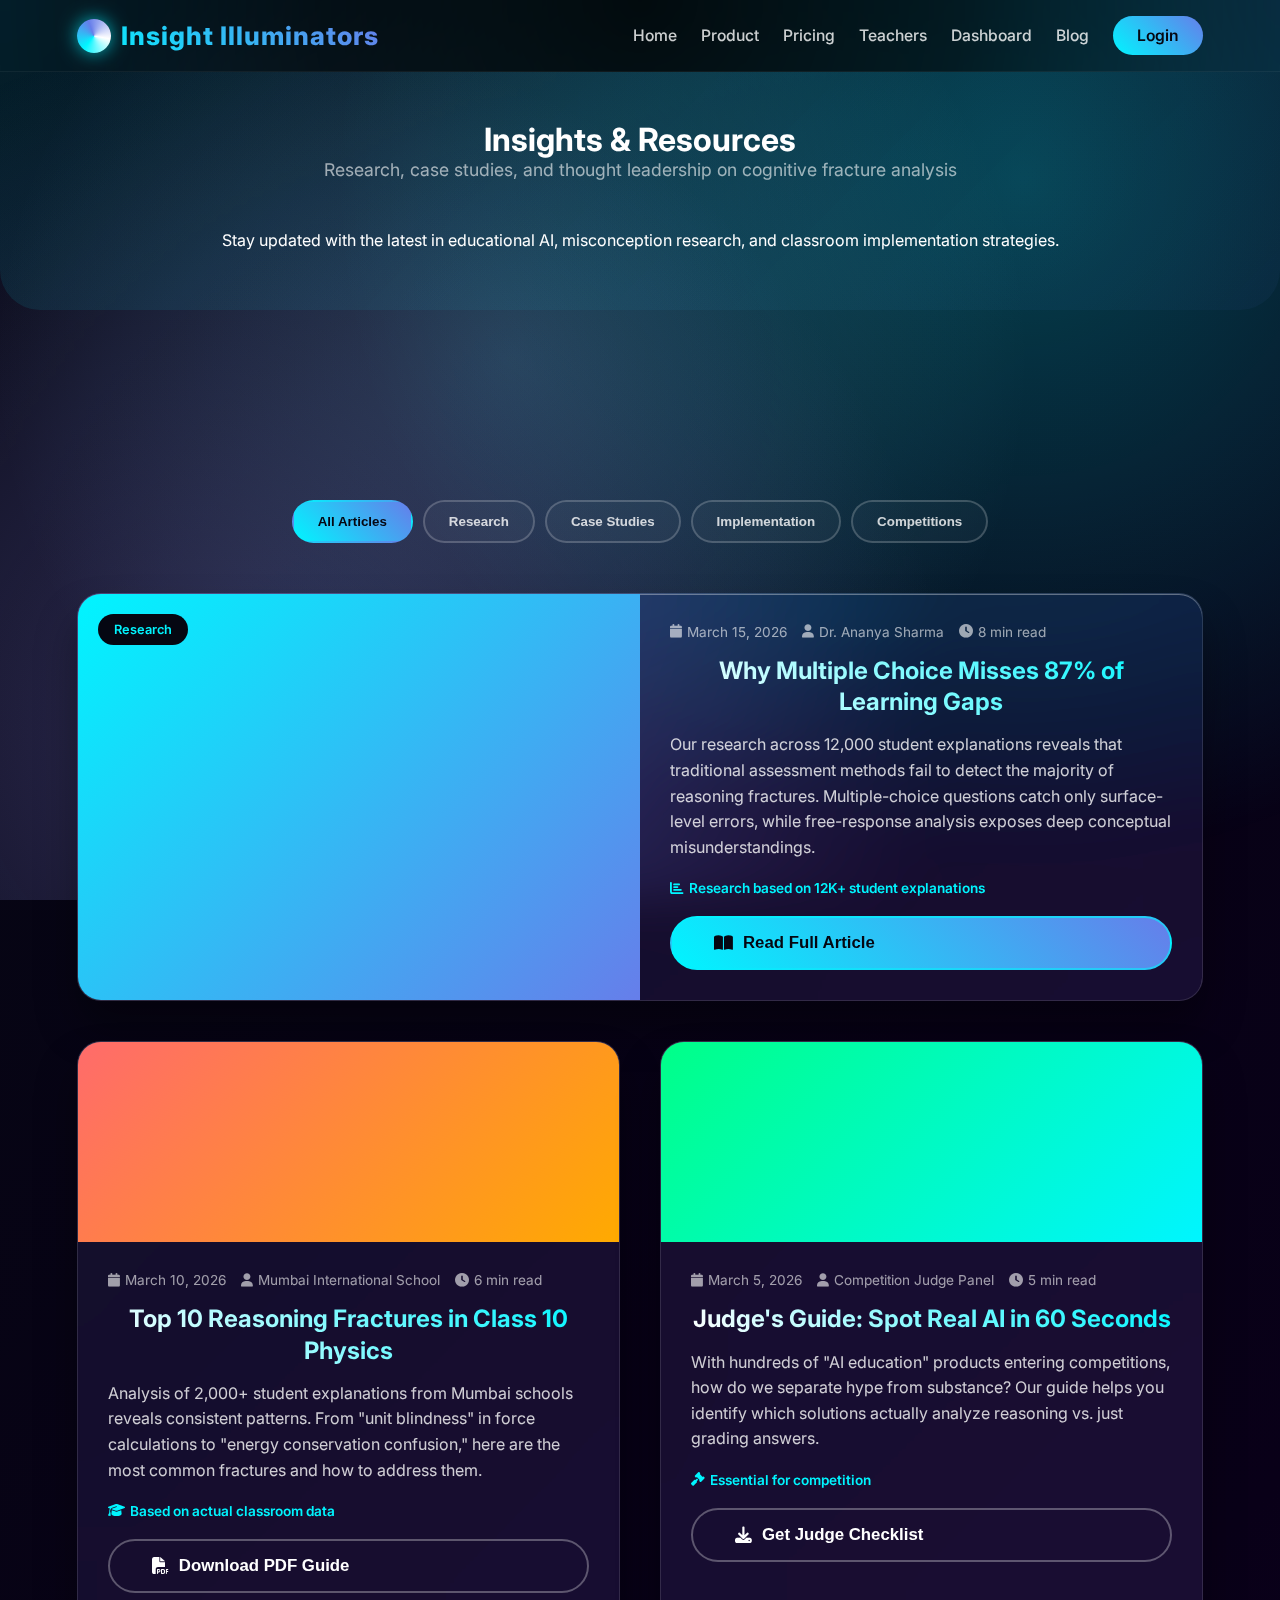
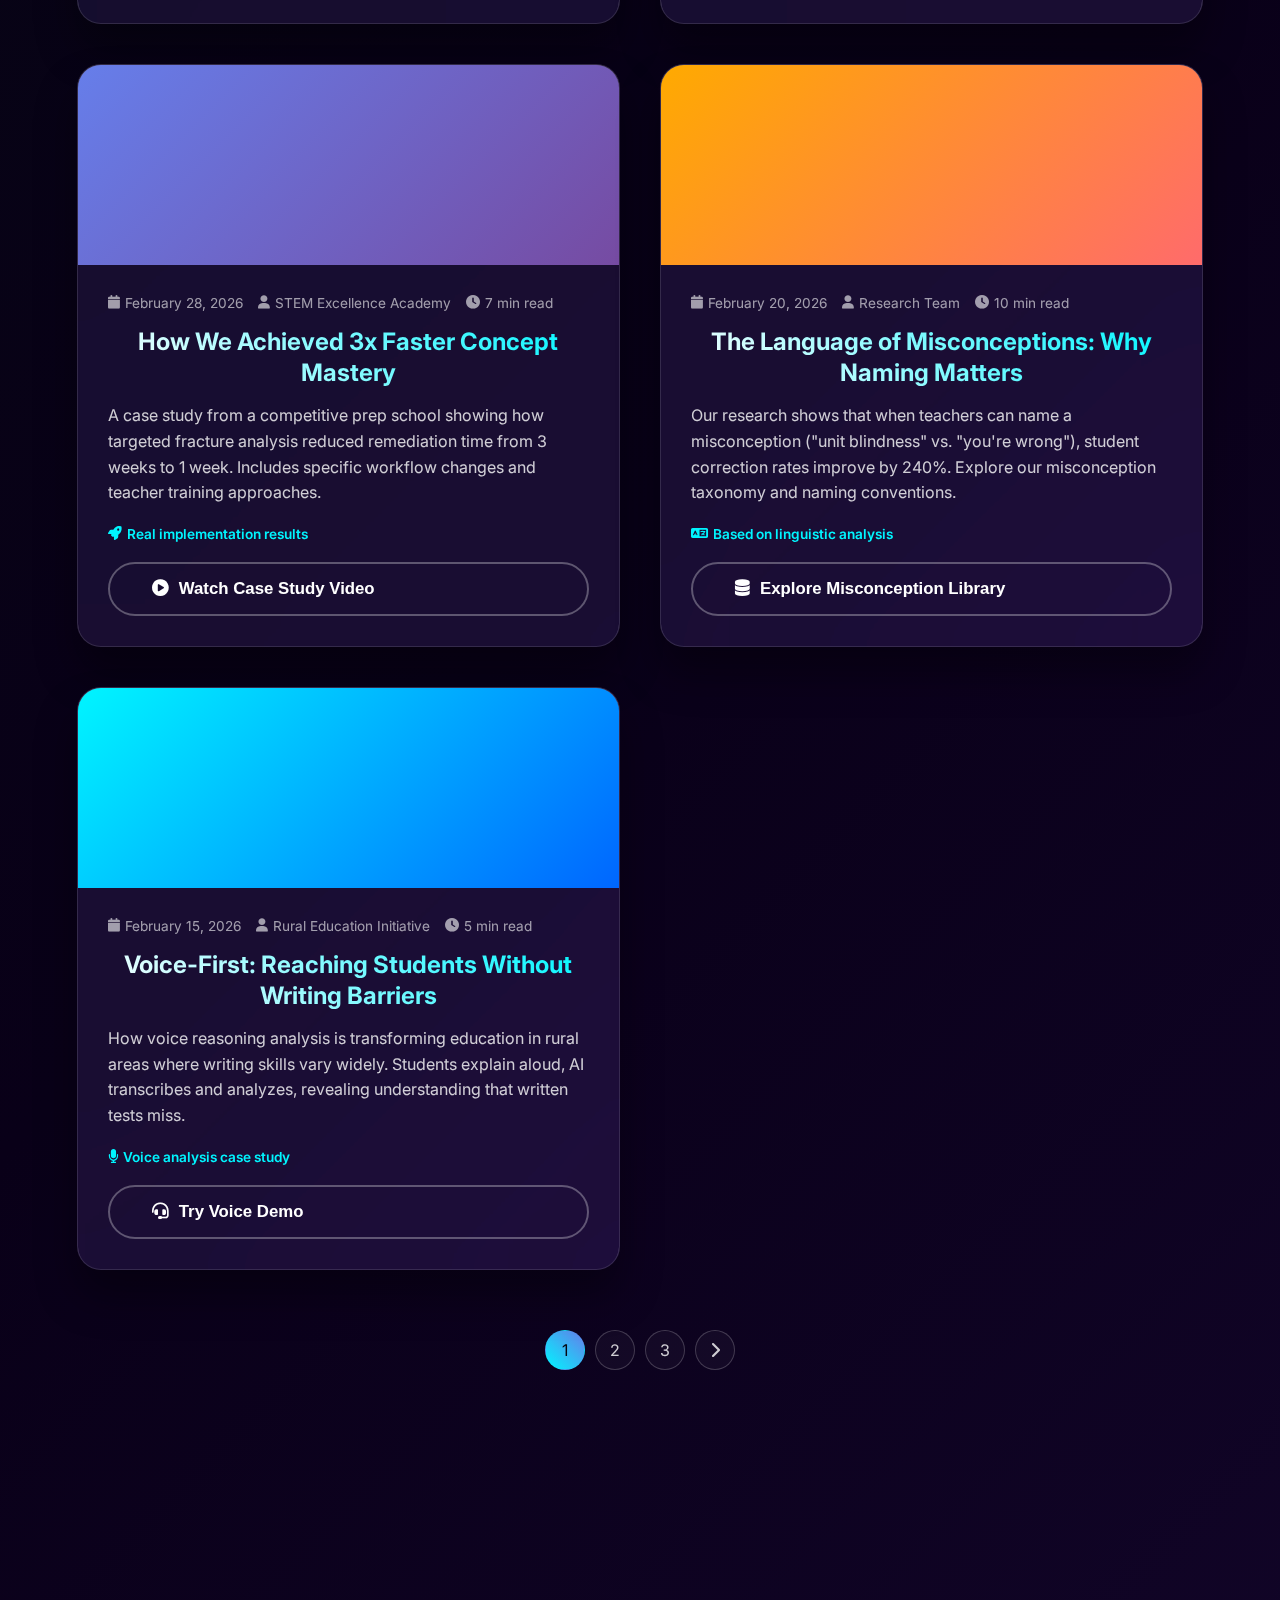
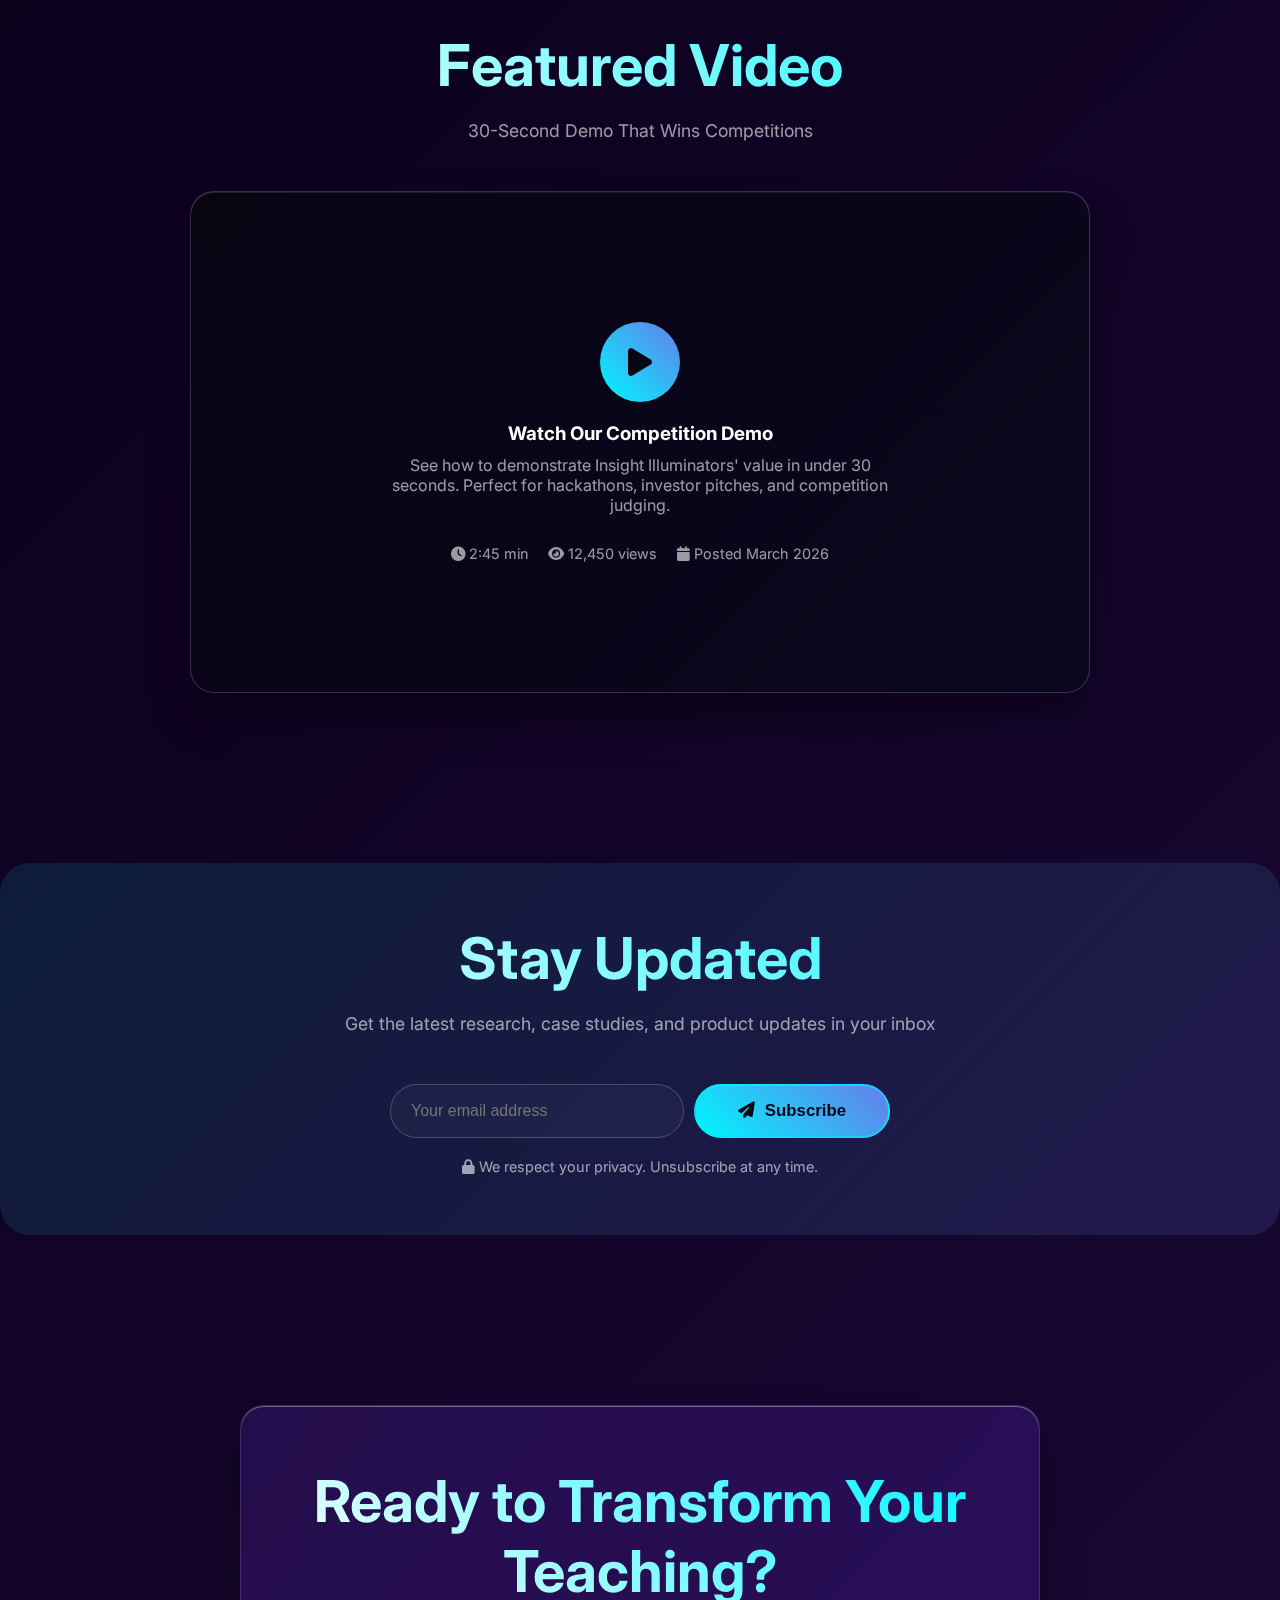
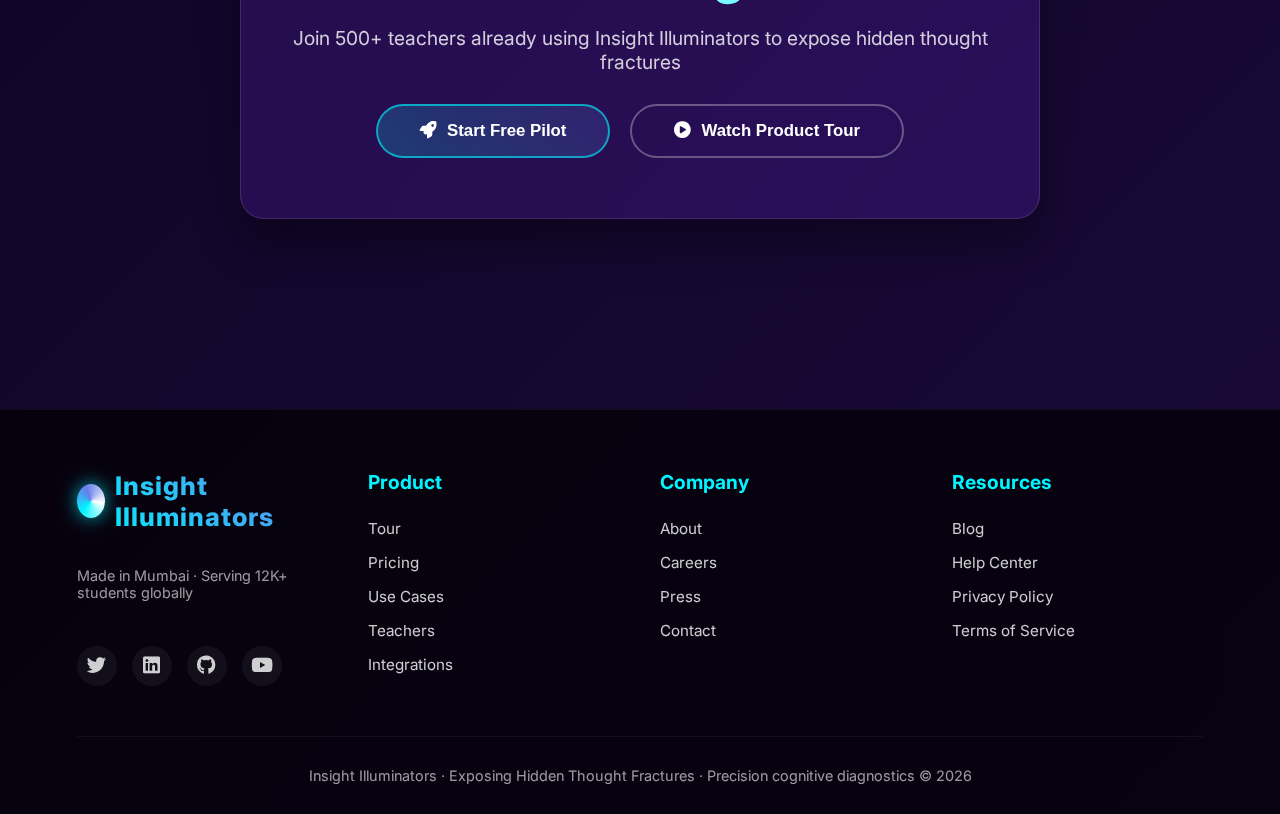
<file: blog.html>
<!DOCTYPE html>
<html lang="en">
<head>
    <meta charset="UTF-8">
    <meta name="viewport" content="width=device-width, initial-scale=1.0">
    <title>Blog - Insight Illuminators</title>
    <link href="https://fonts.googleapis.com/css2?family=Inter:wght@300;400;500;600;700;800&display=swap" rel="stylesheet">
    <link rel="stylesheet" href="https://cdnjs.cloudflare.com/ajax/libs/font-awesome/6.4.0/css/all.min.css">
    <link rel="stylesheet" href="style.css">
    <style>
        .blog-hero {
            text-align: center;
            padding: 120px 6% 60px;
            background: linear-gradient(135deg, rgba(0,245,255,0.1), rgba(102,126,234,0.05));
            border-radius: 0 0 40px 40px;
            margin-bottom: 60px;
        }
        
        .blog-grid {
            display: grid;
            grid-template-columns: repeat(auto-fit, minmax(350px, 1fr));
            gap: 40px;
            margin: 50px 0;
        }
        
        .blog-card {
            padding: 0;
            overflow: hidden;
            transition: all 0.4s;
        }
        
        .blog-card:hover {
            transform: translateY(-10px);
        }
        
        .blog-image {
            height: 200px;
            background: linear-gradient(135deg, var(--secondary-blue), var(--accent-blue));
            position: relative;
            overflow: hidden;
        }
        
        .blog-category {
            position: absolute;
            top: 20px;
            left: 20px;
            background: var(--dark-bg);
            color: var(--secondary-blue);
            padding: 8px 16px;
            border-radius: 999px;
            font-size: 0.8rem;
            font-weight: 600;
        }
        
        .blog-content {
            padding: 30px;
        }
        
        .blog-meta {
            display: flex;
            gap: 15px;
            margin-bottom: 15px;
            font-size: 0.85rem;
            color: var(--text-tertiary);
        }
        
        .blog-meta span {
            display: flex;
            align-items: center;
            gap: 5px;
        }
        
        .blog-title {
            font-size: 1.5rem;
            font-weight: 700;
            margin-bottom: 15px;
            line-height: 1.3;
        }
        
        .blog-excerpt {
            color: var(--text-secondary);
            line-height: 1.6;
            margin-bottom: 20px;
        }
        
        .blog-read-time {
            display: flex;
            align-items: center;
            gap: 5px;
            color: var(--secondary-blue);
            font-size: 0.85rem;
            font-weight: 600;
        }
        
        .featured-post {
            grid-column: span 2;
            display: grid;
            grid-template-columns: 1fr 1fr;
            gap: 0;
        }
        
        @media (max-width: 992px) {
            .featured-post {
                grid-column: span 1;
                grid-template-columns: 1fr;
            }
        }
        
        .featured-post .blog-image {
            height: 100%;
        }
        
        .video-section {
            margin: 80px 0;
        }
        
        .video-container {
            max-width: 900px;
            margin: 40px auto 0;
            position: relative;
            border-radius: 24px;
            overflow: hidden;
        }
        
        .video-placeholder {
            height: 500px;
            background: linear-gradient(135deg, rgba(0,0,0,0.7), rgba(7,7,25,0.9));
            display: flex;
            flex-direction: column;
            align-items: center;
            justify-content: center;
            position: relative;
        }
        
        .play-button {
            width: 80px;
            height: 80px;
            border-radius: 50%;
            background: var(--gradient-secondary);
            display: flex;
            align-items: center;
            justify-content: center;
            font-size: 2rem;
            color: var(--dark-bg);
            margin-bottom: 20px;
            cursor: pointer;
            transition: all 0.3s;
        }
        
        .play-button:hover {
            transform: scale(1.1);
            box-shadow: 0 0 40px rgba(0,245,255,0.5);
        }
        
        .newsletter-section {
            margin: 80px 0;
            padding: 60px;
            border-radius: 30px;
            background: linear-gradient(135deg, rgba(0,245,255,0.1), rgba(102,126,234,0.15));
            text-align: center;
        }
        
        .newsletter-form {
            max-width: 500px;
            margin: 30px auto 0;
            display: flex;
            gap: 10px;
        }
        
        @media (max-width: 768px) {
            .newsletter-form {
                flex-direction: column;
            }
        }
        
        .newsletter-input {
            flex: 1;
            padding: 15px 20px;
            border-radius: 999px;
            border: 1px solid rgba(255,255,255,0.2);
            background: rgba(255,255,255,0.03);
            color: var(--text-primary);
            font-size: 1rem;
        }
        
        .newsletter-input:focus {
            outline: none;
            border-color: var(--secondary-blue);
        }
        
        .blog-categories {
            display: flex;
            gap: 10px;
            justify-content: center;
            margin: 40px 0;
            flex-wrap: wrap;
        }
        
        .category-btn {
            padding: 12px 24px;
            border-radius: 999px;
            border: 2px solid rgba(255,255,255,0.2);
            background: rgba(255,255,255,0.03);
            color: var(--text-secondary);
            cursor: pointer;
            transition: all 0.3s;
            font-weight: 600;
        }
        
        .category-btn.active {
            background: var(--gradient-secondary);
            color: var(--dark-bg);
            border-color: transparent;
        }
        
        .category-btn:hover:not(.active) {
            background: rgba(255,255,255,0.08);
            border-color: rgba(255,255,255,0.3);
        }
        
        .pagination {
            display: flex;
            justify-content: center;
            gap: 10px;
            margin-top: 60px;
        }
        
        .page-btn {
            width: 40px;
            height: 40px;
            border-radius: 50%;
            border: 1px solid rgba(255,255,255,0.2);
            background: rgba(255,255,255,0.03);
            color: var(--text-secondary);
            display: flex;
            align-items: center;
            justify-content: center;
            cursor: pointer;
            transition: all 0.3s;
        }
        
        .page-btn.active {
            background: var(--gradient-secondary);
            color: var(--dark-bg);
            border-color: transparent;
        }
        
        .page-btn:hover:not(.active) {
            background: rgba(255,255,255,0.08);
        }
    </style>
</head>
<body>
    <div id="particles-js"></div>

    <header>
        <div class="logo">
            <div class="logo-icon">
                <i class="fas fa-bolt"></i>
            </div>
            Insight Illuminators
        </div>
        <nav>
            <a href="index.html">Home</a>
            <a href="tour.html">Product</a>
            <a href="pricing.html">Pricing</a>
            <a href="teachers.html">Teachers</a>
            <a href="dashboard.html">Dashboard</a>
            <a href="blog.html" class="active">Blog</a>
            <a href="#" class="btn-login">Login</a>
        </nav>
        <div class="mobile-menu-btn">
            <i class="fas fa-bars"></i>
        </div>
    </header>

    <div class="mobile-menu glass">
        <a href="index.html">Home</a>
        <a href="tour.html">Product</a>
        <a href="pricing.html">Pricing</a>
        <a href="teachers.html">Teachers</a>
        <a href="dashboard.html">Dashboard</a>
        <a href="blog.html" class="active">Blog</a>
        <a href="#" class="btn-login">Login</a>
    </div>

    <section class="blog-hero">
        <h1>Insights & Resources</h1>
        <p class="section-subtitle">Research, case studies, and thought leadership on cognitive fracture analysis</p>
        <p>Stay updated with the latest in educational AI, misconception research, and classroom implementation strategies.</p>
    </section>

    <section>
        <div class="blog-categories">
            <button class="category-btn active" data-category="all">All Articles</button>
            <button class="category-btn" data-category="research">Research</button>
            <button class="category-btn" data-category="case-studies">Case Studies</button>
            <button class="category-btn" data-category="implementation">Implementation</button>
            <button class="category-btn" data-category="competitions">Competitions</button>
        </div>
        
        <div class="blog-grid">
            <!-- Featured Post -->
            <article class="blog-card glass featured-post">
                <div class="blog-image">
                    <div class="blog-category">Research</div>
                </div>
                <div class="blog-content">
                    <div class="blog-meta">
                        <span><i class="fas fa-calendar"></i> March 15, 2026</span>
                        <span><i class="fas fa-user"></i> Dr. Ananya Sharma</span>
                        <span><i class="fas fa-clock"></i> 8 min read</span>
                    </div>
                    <h2 class="blog-title">Why Multiple Choice Misses 87% of Learning Gaps</h2>
                    <p class="blog-excerpt">Our research across 12,000 student explanations reveals that traditional assessment methods fail to detect the majority of reasoning fractures. Multiple-choice questions catch only surface-level errors, while free-response analysis exposes deep conceptual misunderstandings.</p>
                    <div class="blog-read-time">
                        <i class="fas fa-chart-bar"></i>
                        Research based on 12K+ student explanations
                    </div>
                    <button class="cta" style="margin-top: 20px; width: 100%; background: var(--gradient-secondary); color: var(--dark-bg);">
                        <i class="fas fa-book-open"></i>
                        Read Full Article
                    </button>
                </div>
            </article>
            
            <!-- Article 2 -->
            <article class="blog-card glass" data-category="case-studies">
                <div class="blog-image" style="background: linear-gradient(135deg, #ff6b6b, #ffaa00);"></div>
                <div class="blog-content">
                    <div class="blog-meta">
                        <span><i class="fas fa-calendar"></i> March 10, 2026</span>
                        <span><i class="fas fa-user"></i> Mumbai International School</span>
                        <span><i class="fas fa-clock"></i> 6 min read</span>
                    </div>
                    <h2 class="blog-title">Top 10 Reasoning Fractures in Class 10 Physics</h2>
                    <p class="blog-excerpt">Analysis of 2,000+ student explanations from Mumbai schools reveals consistent patterns. From "unit blindness" in force calculations to "energy conservation confusion," here are the most common fractures and how to address them.</p>
                    <div class="blog-read-time">
                        <i class="fas fa-graduation-cap"></i> Based on actual classroom data
                    </div>
                    <button class="cta secondary" style="margin-top: 20px; width: 100%;">
                        <i class="fas fa-file-pdf"></i>
                        Download PDF Guide
                    </button>
                </div>
            </article>
            
            <!-- Article 3 -->
            <article class="blog-card glass" data-category="competitions">
                <div class="blog-image" style="background: linear-gradient(135deg, #00ff88, #00f5ff);"></div>
                <div class="blog-content">
                    <div class="blog-meta">
                        <span><i class="fas fa-calendar"></i> March 5, 2026</span>
                        <span><i class="fas fa-user"></i> Competition Judge Panel</span>
                        <span><i class="fas fa-clock"></i> 5 min read</span>
                    </div>
                    <h2 class="blog-title">Judge's Guide: Spot Real AI in 60 Seconds</h2>
                    <p class="blog-excerpt">With hundreds of "AI education" products entering competitions, how do we separate hype from substance? Our guide helps you identify which solutions actually analyze reasoning vs. just grading answers.</p>
                    <div class="blog-read-time">
                        <i class="fas fa-gavel"></i> Essential for competition
                    </div>
                    <button class="cta secondary" style="margin-top: 20px; width: 100%;">
                        <i class="fas fa-download"></i>
                        Get Judge Checklist
                    </button>
                </div>
            </article>
            
            <!-- Article 4 -->
            <article class="blog-card glass" data-category="implementation">
                <div class="blog-image" style="background: linear-gradient(135deg, #667eea, #764ba2);"></div>
                <div class="blog-content">
                    <div class="blog-meta">
                        <span><i class="fas fa-calendar"></i> February 28, 2026</span>
                        <span><i class="fas fa-user"></i> STEM Excellence Academy</span>
                        <span><i class="fas fa-clock"></i> 7 min read</span>
                    </div>
                    <h2 class="blog-title">How We Achieved 3x Faster Concept Mastery</h2>
                    <p class="blog-excerpt">A case study from a competitive prep school showing how targeted fracture analysis reduced remediation time from 3 weeks to 1 week. Includes specific workflow changes and teacher training approaches.</p>
                    <div class="blog-read-time">
                        <i class="fas fa-rocket"></i> Real implementation results
                    </div>
                    <button class="cta secondary" style="margin-top: 20px; width: 100%;">
                        <i class="fas fa-play-circle"></i>
                        Watch Case Study Video
                    </button>
                </div>
            </article>
            
            <!-- Article 5 -->
            <article class="blog-card glass" data-category="research">
                <div class="blog-image" style="background: linear-gradient(135deg, #ffaa00, #ff6b6b);"></div>
                <div class="blog-content">
                    <div class="blog-meta">
                        <span><i class="fas fa-calendar"></i> February 20, 2026</span>
                        <span><i class="fas fa-user"></i> Research Team</span>
                        <span><i class="fas fa-clock"></i> 10 min read</span>
                    </div>
                    <h2 class="blog-title">The Language of Misconceptions: Why Naming Matters</h2>
                    <p class="blog-excerpt">Our research shows that when teachers can name a misconception ("unit blindness" vs. "you're wrong"), student correction rates improve by 240%. Explore our misconception taxonomy and naming conventions.</p>
                    <div class="blog-read-time">
                        <i class="fas fa-language"></i> Based on linguistic analysis
                    </div>
                    <button class="cta secondary" style="margin-top: 20px; width: 100%;">
                        <i class="fas fa-database"></i>
                        Explore Misconception Library
                    </button>
                </div>
            </article>
            
            <!-- Article 6 -->
            <article class="blog-card glass" data-category="implementation">
                <div class="blog-image" style="background: linear-gradient(135deg, #00f5ff, #0066ff);"></div>
                <div class="blog-content">
                    <div class="blog-meta">
                        <span><i class="fas fa-calendar"></i> February 15, 2026</span>
                        <span><i class="fas fa-user"></i> Rural Education Initiative</span>
                        <span><i class="fas fa-clock"></i> 5 min read</span>
                    </div>
                    <h2 class="blog-title">Voice-First: Reaching Students Without Writing Barriers</h2>
                    <p class="blog-excerpt">How voice reasoning analysis is transforming education in rural areas where writing skills vary widely. Students explain aloud, AI transcribes and analyzes, revealing understanding that written tests miss.</p>
                    <div class="blog-read-time">
                        <i class="fas fa-microphone"></i> Voice analysis case study
                    </div>
                    <button class="cta secondary" style="margin-top: 20px; width: 100%;">
                        <i class="fas fa-headset"></i>
                        Try Voice Demo
                    </button>
                </div>
            </article>
        </div>
        
        <div class="pagination">
            <div class="page-btn active">1</div>
            <div class="page-btn">2</div>
            <div class="page-btn">3</div>
            <div class="page-btn"><i class="fas fa-chevron-right"></i></div>
        </div>
    </section>

    <section class="video-section">
        <h2>Featured Video</h2>
        <p class="section-subtitle">30-Second Demo That Wins Competitions</p>
        
        <div class="video-container glass">
            <div class="video-placeholder">
                <div class="play-button" onclick="playVideo()">
                    <i class="fas fa-play"></i>
                </div>
                <h3 style="margin-bottom: 10px;">Watch Our Competition Demo</h3>
                <p style="color: var(--text-tertiary); text-align: center; max-width: 500px;">See how to demonstrate Insight Illuminators' value in under 30 seconds. Perfect for hackathons, investor pitches, and competition judging.</p>
                <div style="display: flex; gap: 20px; margin-top: 30px; color: var(--text-tertiary); font-size: 0.9rem;">
                    <span><i class="fas fa-clock"></i> 2:45 min</span>
                    <span><i class="fas fa-eye"></i> 12,450 views</span>
                    <span><i class="fas fa-calendar"></i> Posted March 2026</span>
                </div>
            </div>
        </div>
    </section>

    <section class="newsletter-section">
        <h2>Stay Updated</h2>
        <p class="section-subtitle">Get the latest research, case studies, and product updates in your inbox</p>
        
        <div class="newsletter-form">
            <input type="email" class="newsletter-input" placeholder="Your email address">
            <button class="cta" style="background: var(--gradient-secondary); color: var(--dark-bg);">
                <i class="fas fa-paper-plane"></i>
                Subscribe
            </button>
        </div>
        
        <p style="margin-top: 20px; color: var(--text-tertiary); font-size: 0.9rem;">
            <i class="fas fa-lock"></i> We respect your privacy. Unsubscribe at any time.
        </p>
    </section>

    <section class="cta-section">
        <div class="cta-container glass">
            <h2>Ready to Transform Your Teaching?</h2>
            <p>Join 500+ teachers already using Insight Illuminators to expose hidden thought fractures</p>
            <div class="cta-buttons">
                <button class="cta" onclick="window.location.href='pricing.html'">
                    <i class="fas fa-rocket"></i>
                    Start Free Pilot
                </button>
                <button class="cta secondary" onclick="window.location.href='tour.html'">
                    <i class="fas fa-play-circle"></i>
                    Watch Product Tour
                </button>
            </div>
        </div>
    </section>

    <footer>
        <div class="footer-container">
            <div class="footer-section">
                <div class="logo">
                    <div class="logo-icon">
                        <i class="fas fa-bolt"></i>
                    </div>
                    Insight Illuminators
                </div>
                <p class="footer-tagline">Made in Mumbai · Serving 12K+ students globally</p>
                <div class="social-links">
                    <a href="#"><i class="fab fa-twitter"></i></a>
                    <a href="#"><i class="fab fa-linkedin"></i></a>
                    <a href="#"><i class="fab fa-github"></i></a>
                    <a href="#"><i class="fab fa-youtube"></i></a>
                </div>
            </div>
            
            <div class="footer-section">
                <h4>Product</h4>
                <a href="tour.html">Tour</a>
                <a href="pricing.html">Pricing</a>
                <a href="use-cases.html">Use Cases</a>
                <a href="teachers.html">Teachers</a>
                <a href="integrations.html">Integrations</a>
            </div>
            
            <div class="footer-section">
                <h4>Company</h4>
                <a href="#">About</a>
                <a href="#">Careers</a>
                <a href="#">Press</a>
                <a href="#">Contact</a>
            </div>
            
            <div class="footer-section">
                <h4>Resources</h4>
                <a href="blog.html">Blog</a>
                <a href="#">Help Center</a>
                <a href="#">Privacy Policy</a>
                <a href="#">Terms of Service</a>
            </div>
        </div>
        
        <div class="footer-bottom">
            <p>Insight Illuminators · Exposing Hidden Thought Fractures · Precision cognitive diagnostics © 2026</p>
        </div>
    </footer>

    <script src="script.js"></script>
    <script>
        // Blog category filtering
        document.querySelectorAll('.category-btn').forEach(btn => {
            btn.addEventListener('click', function() {
                const category = this.dataset.category;
                
                // Update active button
                document.querySelectorAll('.category-btn').forEach(b => b.classList.remove('active'));
                this.classList.add('active');
                
                // Filter articles
                document.querySelectorAll('.blog-card').forEach(card => {
                    if (category === 'all' || card.dataset.category === category) {
                        card.style.display = 'block';
                        gsap.from(card, {
                            duration: 0.5,
                            opacity: 0,
                            y: 20,
                            ease: 'power3.out'
                        });
                    } else {
                        card.style.display = 'none';
                    }
                });
            });
        });
        
        // Video play simulation
        function playVideo() {
            const placeholder = document.querySelector('.video-placeholder');
            const playButton = document.querySelector('.play-button');
            
            playButton.innerHTML = '<i class="fas fa-spinner fa-spin"></i>';
            playButton.style.background = '#ffaa00';
            
            setTimeout(() => {
                placeholder.innerHTML = `
                    <div style="text-align: center; padding: 40px;">
                        <i class="fas fa-check-circle" style="font-size: 4rem; color: #00ff88; margin-bottom: 20px;"></i>
                        <h3>Video Playing</h3>
                        <p style="margin-top: 20px; color: var(--text-tertiary);">In a real implementation, this would be an embedded YouTube video or custom player.</p>
                        <button class="cta secondary" style="margin-top: 30px;" onclick="resetVideo()">
                            <i class="fas fa-redo"></i>
                            Reset Demo
                        </button>
                    </div>
                `;
            }, 1000);
        }
        
        function resetVideo() {
            const placeholder = document.querySelector('.video-placeholder');
            placeholder.innerHTML = `
                <div class="play-button" onclick="playVideo()">
                    <i class="fas fa-play"></i>
                </div>
                <h3 style="margin-bottom: 10px;">Watch Our Competition Demo</h3>
                <p style="color: var(--text-tertiary); text-align: center; max-width: 500px;">See how to demonstrate Insight Illuminators' value in under 30 seconds. Perfect for hackathons, investor pitches, and competition judging.</p>
                <div style="display: flex; gap: 20px; margin-top: 30px; color: var(--text-tertiary); font-size: 0.9rem;">
                    <span><i class="fas fa-clock"></i> 2:45 min</span>
                    <span><i class="fas fa-eye"></i> 12,450 views</span>
                    <span><i class="fas fa-calendar"></i> Posted March 2026</span>
                </div>
            `;
        }
        
        // Newsletter form submission
        document.querySelector('.newsletter-form button').addEventListener('click', function() {
            const emailInput = document.querySelector('.newsletter-input');
            const email = emailInput.value.trim();
            
            if (!email || !email.includes('@')) {
                emailInput.style.borderColor = '#ff6b6b';
                emailInput.focus();
                return;
            }
            
            const button = this;
            const originalHTML = button.innerHTML;
            
            button.innerHTML = '<i class="fas fa-spinner fa-spin"></i> Subscribing...';
            button.disabled = true;
            
            setTimeout(() => {
                button.innerHTML = '<i class="fas fa-check"></i> Subscribed!';
                button.style.background = 'rgba(0, 255, 136, 0.2)';
                button.style.borderColor = '#00ff88';
                
                setTimeout(() => {
                    button.innerHTML = originalHTML;
                    button.disabled = false;
                    button.style.background = '';
                    button.style.borderColor = '';
                    emailInput.value = '';
                }, 2000);
            }, 1500);
        });
        
        // Animate blog cards on scroll
        gsap.utils.toArray('.blog-card').forEach((card, i) => {
            gsap.from(card, {
                scrollTrigger: {
                    trigger: card,
                    start: 'top 85%',
                    once: true
                },
                duration: 0.8,
                y: 40,
                opacity: 0,
                delay: i * 0.1,
                ease: 'power3.out'
            });
        });
        
        // Animate video section
        gsap.from('.video-section', {
            scrollTrigger: {
                trigger: '.video-section',
                start: 'top 80%',
                once: true
            },
            duration: 1,
            y: 50,
            opacity: 0,
            ease: 'power3.out'
        });
        
        // Animate newsletter section
        gsap.from('.newsletter-section', {
            scrollTrigger: {
                trigger: '.newsletter-section',
                start: 'top 80%',
                once: true
            },
            duration: 1,
            y: 50,
            opacity: 0,
            ease: 'power3.out'
        });
    </script>
</body>
</html>
</file>
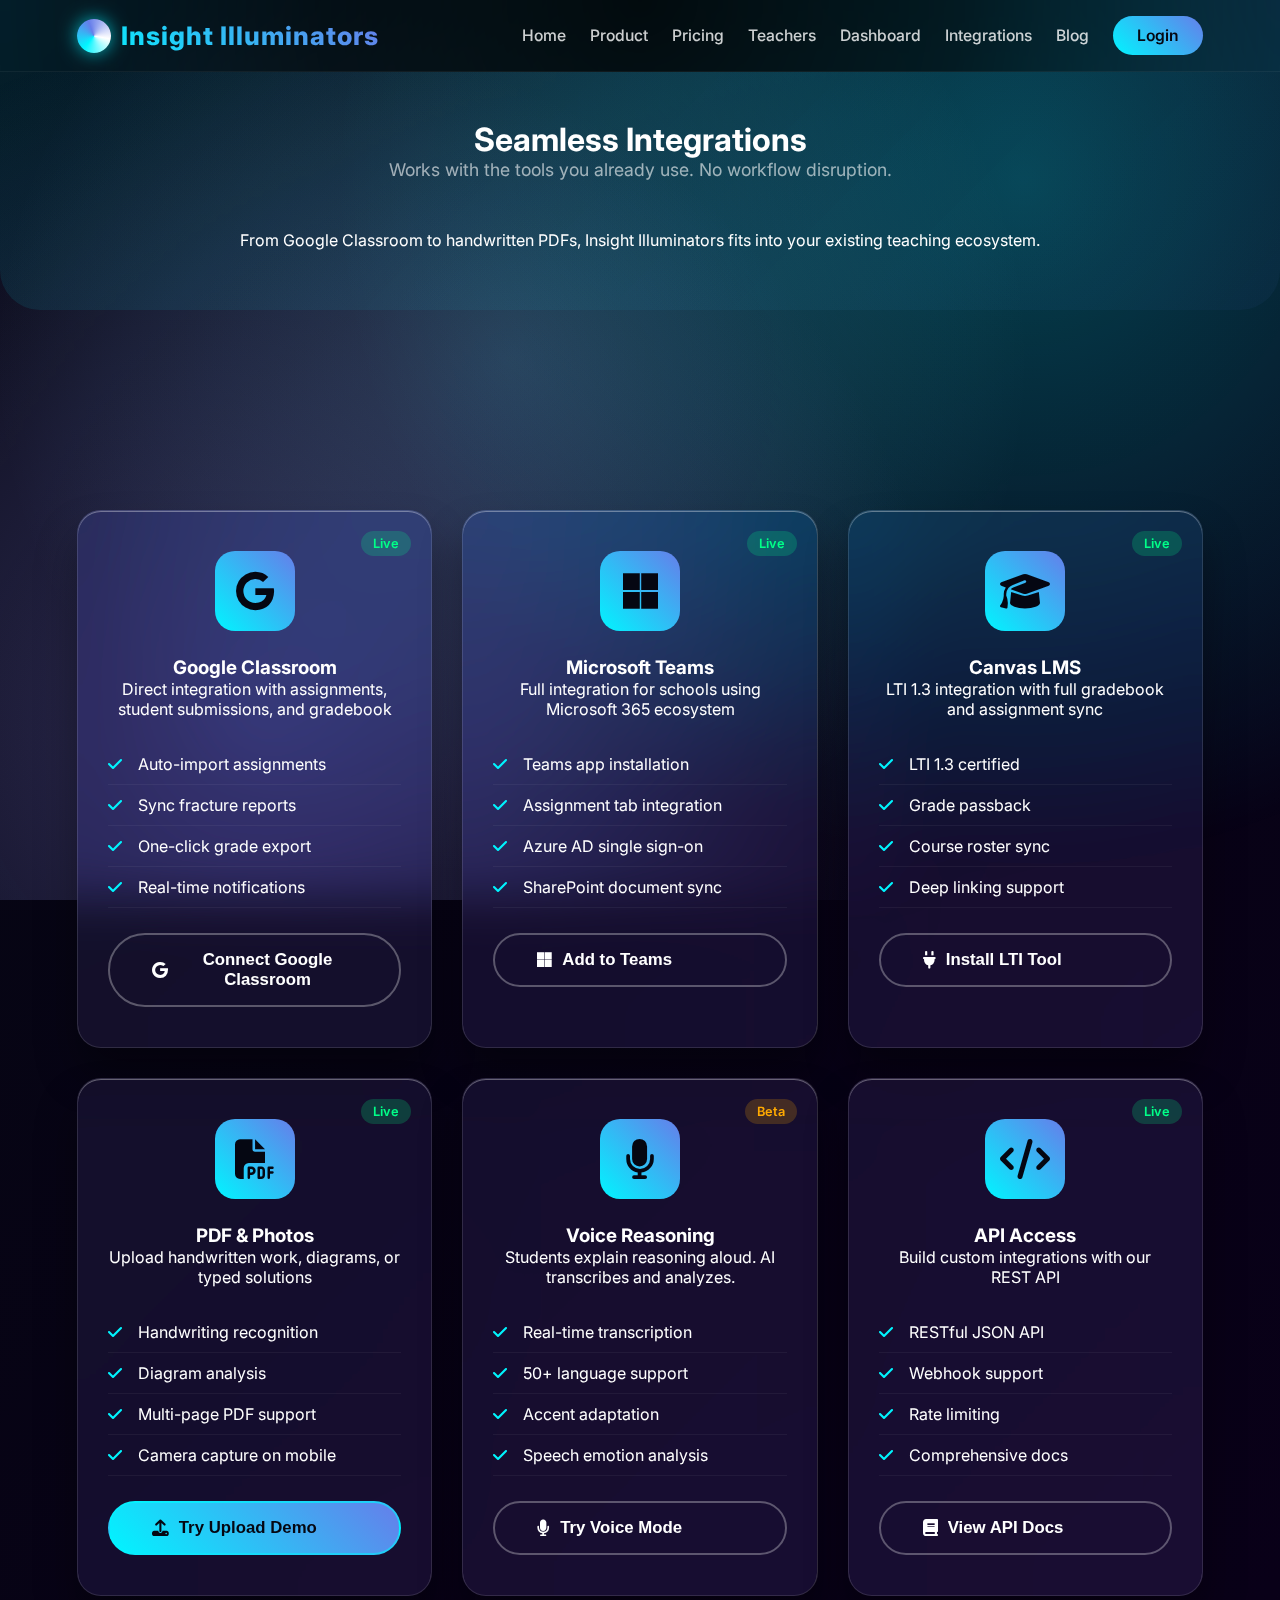
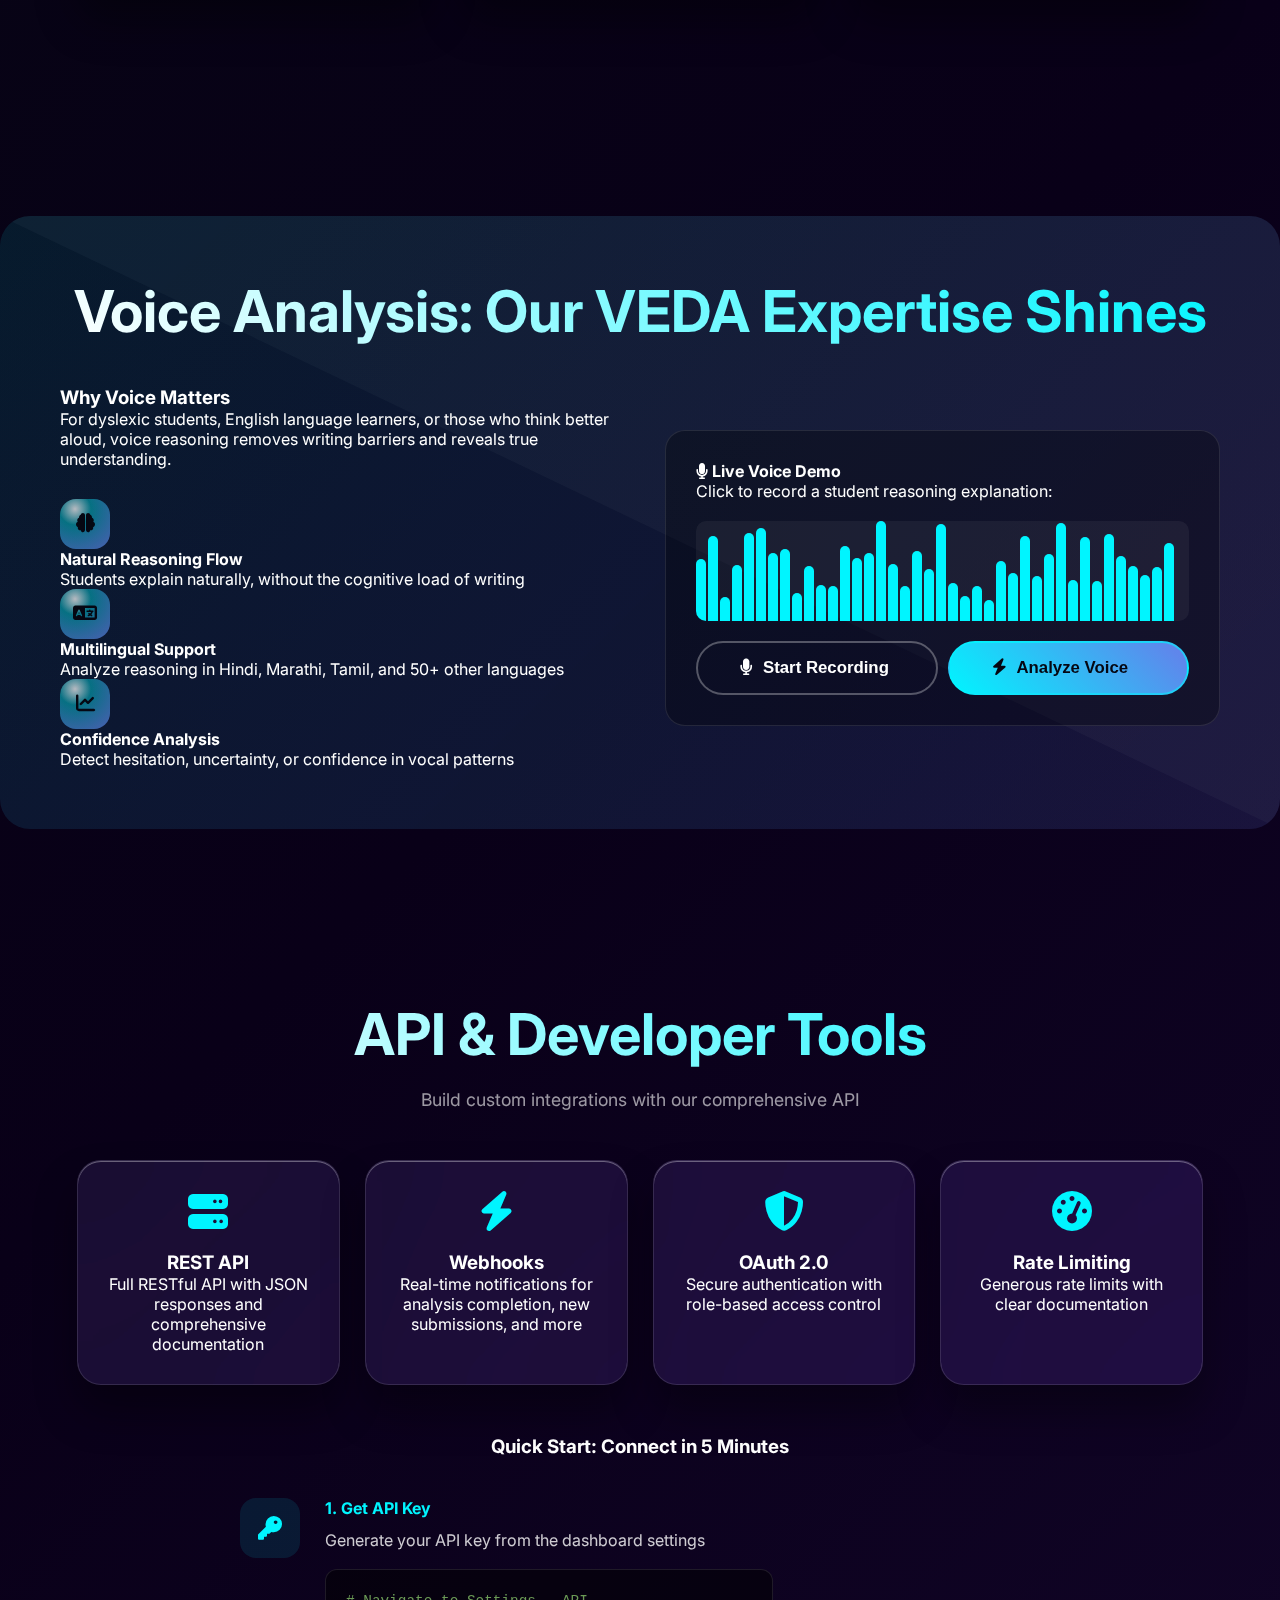
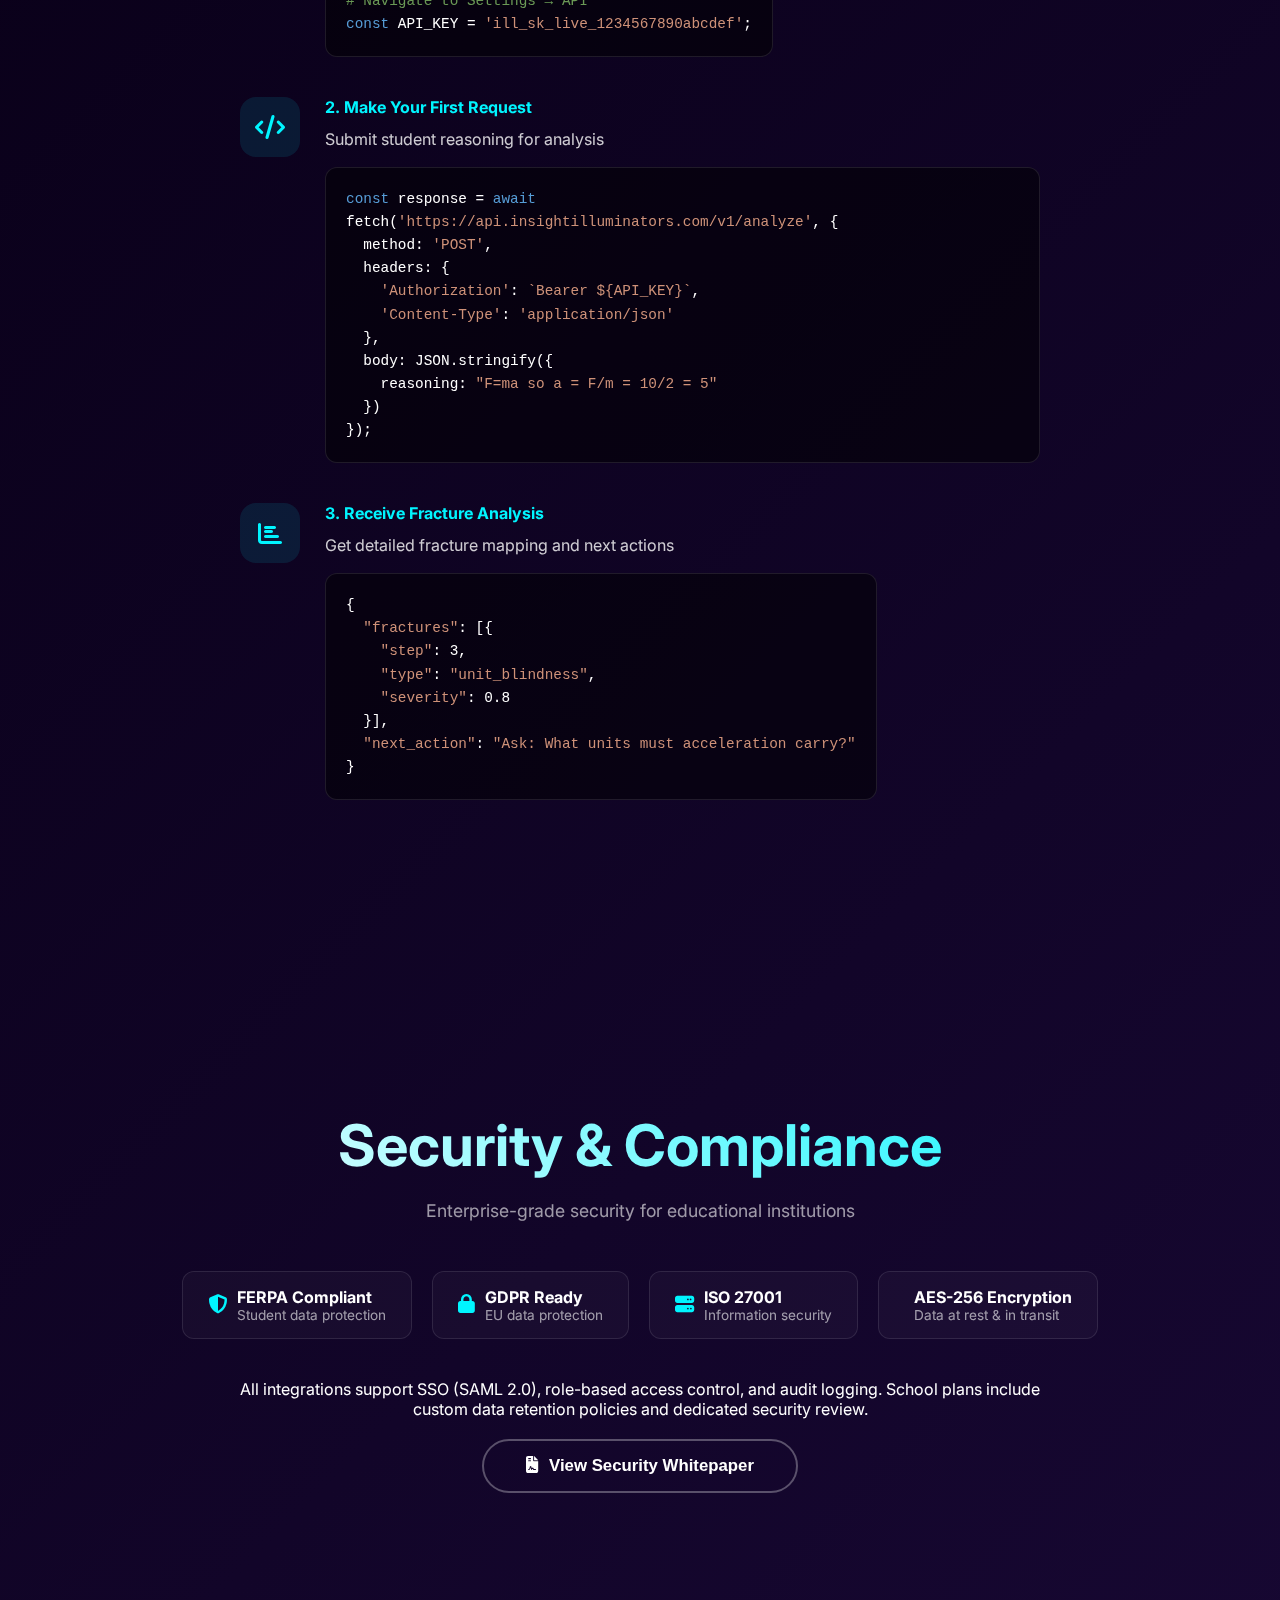
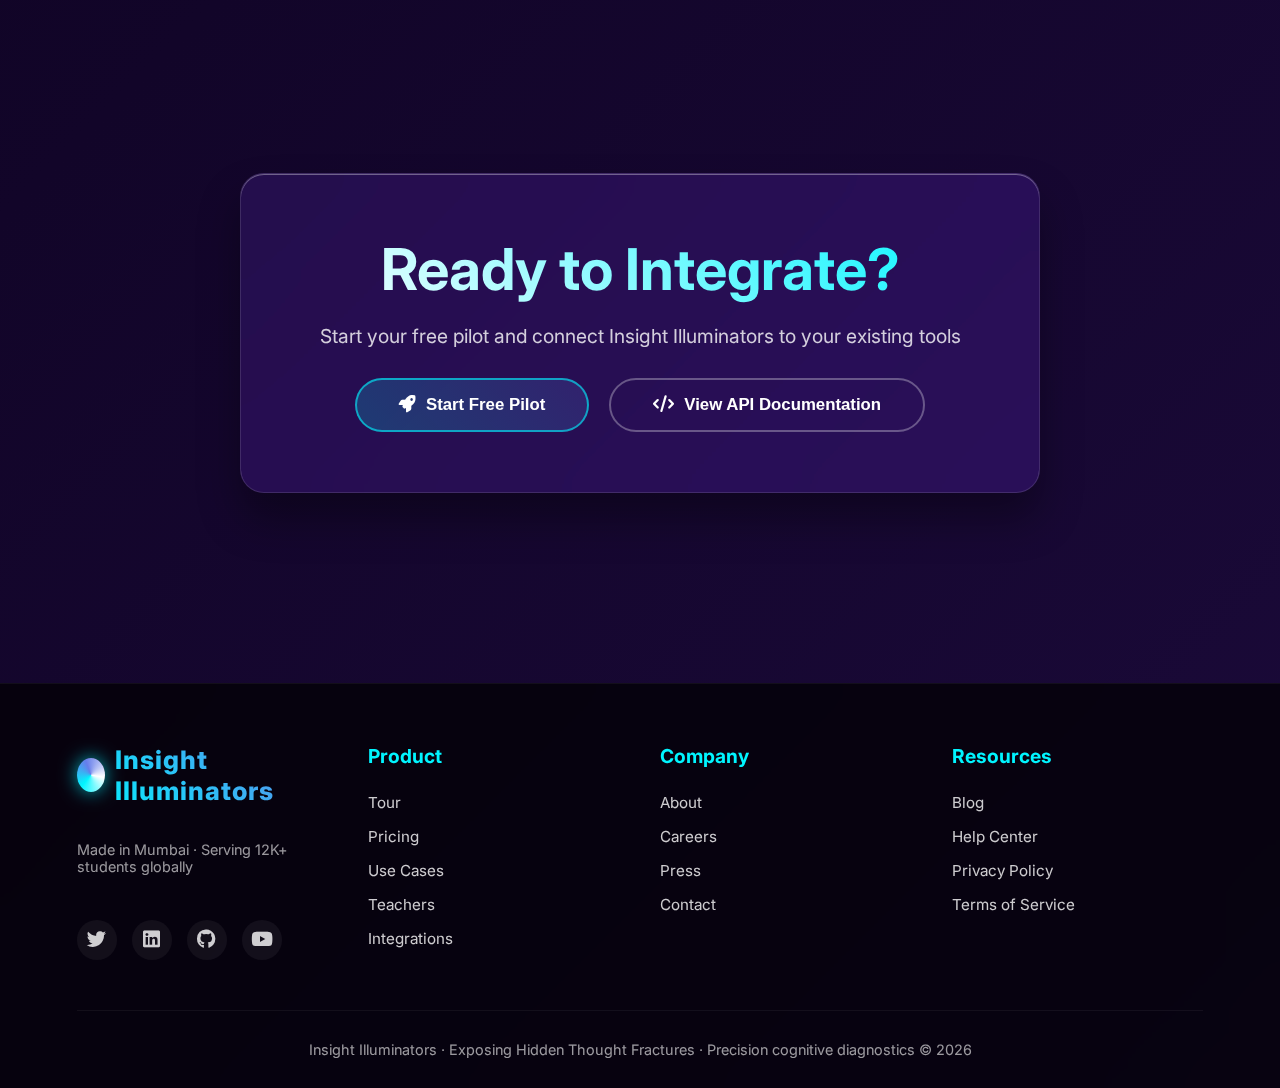
<file: integrations.html>
<!DOCTYPE html>
<html lang="en">
<head>
    <meta charset="UTF-8">
    <meta name="viewport" content="width=device-width, initial-scale=1.0">
    <title>Integrations - Insight Illuminators</title>
    <link href="https://fonts.googleapis.com/css2?family=Inter:wght@300;400;500;600;700;800&display=swap" rel="stylesheet">
    <link rel="stylesheet" href="https://cdnjs.cloudflare.com/ajax/libs/font-awesome/6.4.0/css/all.min.css">
    <link rel="stylesheet" href="style.css">
    <style>
        .integrations-hero {
            text-align: center;
            padding: 120px 6% 60px;
            background: linear-gradient(135deg, rgba(0,245,255,0.1), rgba(102,126,234,0.05));
            border-radius: 0 0 40px 40px;
            margin-bottom: 60px;
        }
        
        .integration-grid {
            display: grid;
            grid-template-columns: repeat(auto-fit, minmax(300px, 1fr));
            gap: 30px;
            margin: 50px 0;
        }
        
        .integration-card {
            padding: 40px 30px;
            text-align: center;
            position: relative;
            transition: all 0.4s;
        }
        
        .integration-card:hover {
            transform: translateY(-10px);
        }
        
        .integration-icon {
            width: 80px;
            height: 80px;
            border-radius: 20px;
            background: var(--gradient-secondary);
            margin: 0 auto 25px;
            display: flex;
            align-items: center;
            justify-content: center;
            font-size: 2.5rem;
            color: var(--dark-bg);
        }
        
        .integration-status {
            position: absolute;
            top: 20px;
            right: 20px;
            font-size: 0.8rem;
            padding: 5px 12px;
            border-radius: 999px;
            font-weight: 600;
        }
        
        .status-live {
            background: rgba(0,255,136,0.2);
            color: #00ff88;
        }
        
        .status-beta {
            background: rgba(255,170,0,0.2);
            color: #ffaa00;
        }
        
        .status-coming {
            background: rgba(255,255,255,0.1);
            color: var(--text-tertiary);
        }
        
        .integration-features {
            list-style: none;
            margin: 25px 0;
            text-align: left;
        }
        
        .integration-features li {
            padding: 10px 0;
            border-bottom: 1px solid rgba(255,255,255,0.05);
            display: flex;
            align-items: center;
            gap: 10px;
        }
        
        .integration-features li i {
            color: var(--secondary-blue);
            width: 20px;
        }
        
        .integration-cta {
            margin-top: 20px;
        }
        
        .voice-feature {
            margin: 80px 0;
            padding: 60px;
            border-radius: 30px;
            background: linear-gradient(135deg, rgba(0,245,255,0.1), rgba(102,126,234,0.15));
            position: relative;
            overflow: hidden;
        }
        
        .voice-feature::before {
            content: '';
            position: absolute;
            top: 0;
            left: 0;
            width: 100%;
            height: 100%;
            background: url('data:image/svg+xml,<svg xmlns="http://www.w3.org/2000/svg" viewBox="0 0 100 100" preserveAspectRatio="none"><path d="M0,0 L100,0 L100,100 Z" fill="rgba(255,255,255,0.03)"/></svg>');
            background-size: cover;
        }
        
        .voice-content {
            display: grid;
            grid-template-columns: 1fr 1fr;
            gap: 50px;
            align-items: center;
            position: relative;
            z-index: 1;
        }
        
        @media (max-width: 992px) {
            .voice-content {
                grid-template-columns: 1fr;
            }
        }
        
        .voice-demo {
            padding: 30px;
            border-radius: 20px;
            background: rgba(0,0,0,0.3);
            border: 1px solid rgba(255,255,255,0.1);
        }
        
        .voice-wave {
            height: 100px;
            background: rgba(255,255,255,0.05);
            border-radius: 10px;
            margin: 20px 0;
            position: relative;
            overflow: hidden;
        }
        
        .wave-bar {
            position: absolute;
            bottom: 0;
            width: 10px;
            background: var(--secondary-blue);
            border-radius: 5px 5px 0 0;
            animation: wave 1.5s infinite ease-in-out;
        }
        
        @keyframes wave {
            0%, 100% { height: 30%; }
            50% { height: 90%; }
        }
        
        .api-section {
            margin-top: 80px;
        }
        
        .api-features {
            display: grid;
            grid-template-columns: repeat(auto-fit, minmax(250px, 1fr));
            gap: 25px;
            margin-top: 40px;
        }
        
        .api-feature {
            padding: 30px;
            text-align: center;
        }
        
        .api-feature i {
            font-size: 2.5rem;
            color: var(--secondary-blue);
            margin-bottom: 20px;
        }
        
        .setup-steps {
            max-width: 800px;
            margin: 50px auto;
        }
        
        .setup-step {
            display: flex;
            gap: 25px;
            margin-bottom: 40px;
            align-items: flex-start;
        }
        
        .step-visual {
            width: 60px;
            height: 60px;
            border-radius: 16px;
            background: rgba(0,245,255,0.1);
            display: flex;
            align-items: center;
            justify-content: center;
            color: var(--secondary-blue);
            font-size: 1.5rem;
            flex-shrink: 0;
        }
        
        .step-content h4 {
            margin-bottom: 10px;
            color: var(--secondary-blue);
        }
        
        .step-content p {
            color: var(--text-secondary);
            line-height: 1.6;
        }
        
        .code-snippet {
            background: rgba(0,0,0,0.5);
            border-radius: 12px;
            padding: 20px;
            margin-top: 15px;
            font-family: monospace;
            font-size: 0.9rem;
            line-height: 1.6;
            border: 1px solid rgba(255,255,255,0.1);
            overflow-x: auto;
        }
        
        .code-comment {
            color: #6a9955;
        }
        
        .code-keyword {
            color: #569cd6;
        }
        
        .code-string {
            color: #ce9178;
        }
        
        .security-section {
            margin-top: 80px;
        }
        
        .security-badges {
            display: flex;
            gap: 20px;
            justify-content: center;
            flex-wrap: wrap;
            margin-top: 30px;
        }
        
        .security-badge {
            padding: 15px 25px;
            border-radius: 12px;
            background: rgba(255,255,255,0.03);
            border: 1px solid rgba(255,255,255,0.1);
            display: flex;
            align-items: center;
            gap: 10px;
        }
        
        .security-badge i {
            color: var(--secondary-blue);
            font-size: 1.2rem;
        }
    </style>
</head>
<body>
    <div id="particles-js"></div>

    <header>
        <div class="logo">
            <div class="logo-icon">
                <i class="fas fa-bolt"></i>
            </div>
            Insight Illuminators
        </div>
        <nav>
            <a href="index.html">Home</a>
            <a href="tour.html">Product</a>
            <a href="pricing.html">Pricing</a>
            <a href="teachers.html">Teachers</a>
            <a href="dashboard.html">Dashboard</a>
            <a href="integrations.html" class="active">Integrations</a>
            <a href="blog.html">Blog</a>
            <a href="#" class="btn-login">Login</a>
        </nav>
        <div class="mobile-menu-btn">
            <i class="fas fa-bars"></i>
        </div>
    </header>

    <div class="mobile-menu glass">
        <a href="index.html">Home</a>
        <a href="tour.html">Product</a>
        <a href="pricing.html">Pricing</a>
        <a href="teachers.html">Teachers</a>
        <a href="dashboard.html">Dashboard</a>
        <a href="integrations.html" class="active">Integrations</a>
        <a href="blog.html">Blog</a>
        <a href="#" class="btn-login">Login</a>
    </div>

    <section class="integrations-hero">
        <h1>Seamless Integrations</h1>
        <p class="section-subtitle">Works with the tools you already use. No workflow disruption.</p>
        <p>From Google Classroom to handwritten PDFs, Insight Illuminators fits into your existing teaching ecosystem.</p>
    </section>

    <section>
        <div class="integration-grid">
            <!-- Google Classroom -->
            <div class="integration-card glass">
                <div class="integration-status status-live">Live</div>
                <div class="integration-icon">
                    <i class="fab fa-google"></i>
                </div>
                <h3>Google Classroom</h3>
                <p>Direct integration with assignments, student submissions, and gradebook</p>
                
                <ul class="integration-features">
                    <li><i class="fas fa-check"></i> Auto-import assignments</li>
                    <li><i class="fas fa-check"></i> Sync fracture reports</li>
                    <li><i class="fas fa-check"></i> One-click grade export</li>
                    <li><i class="fas fa-check"></i> Real-time notifications</li>
                </ul>
                
                <div class="integration-cta">
                    <button class="cta secondary" style="width: 100%;">
                        <i class="fab fa-google"></i>
                        Connect Google Classroom
                    </button>
                </div>
            </div>
            
            <!-- Microsoft Teams -->
            <div class="integration-card glass">
                <div class="integration-status status-live">Live</div>
                <div class="integration-icon">
                    <i class="fab fa-microsoft"></i>
                </div>
                <h3>Microsoft Teams</h3>
                <p>Full integration for schools using Microsoft 365 ecosystem</p>
                
                <ul class="integration-features">
                    <li><i class="fas fa-check"></i> Teams app installation</li>
                    <li><i class="fas fa-check"></i> Assignment tab integration</li>
                    <li><i class="fas fa-check"></i> Azure AD single sign-on</li>
                    <li><i class="fas fa-check"></i> SharePoint document sync</li>
                </ul>
                
                <div class="integration-cta">
                    <button class="cta secondary" style="width: 100%;">
                        <i class="fab fa-microsoft"></i>
                        Add to Teams
                    </button>
                </div>
            </div>
            
            <!-- Canvas LMS -->
            <div class="integration-card glass">
                <div class="integration-status status-live">Live</div>
                <div class="integration-icon">
                    <i class="fas fa-graduation-cap"></i>
                </div>
                <h3>Canvas LMS</h3>
                <p>LTI 1.3 integration with full gradebook and assignment sync</p>
                
                <ul class="integration-features">
                    <li><i class="fas fa-check"></i> LTI 1.3 certified</li>
                    <li><i class="fas fa-check"></i> Grade passback</li>
                    <li><i class="fas fa-check"></i> Course roster sync</li>
                    <li><i class="fas fa-check"></i> Deep linking support</li>
                </ul>
                
                <div class="integration-cta">
                    <button class="cta secondary" style="width: 100%;">
                        <i class="fas fa-plug"></i>
                        Install LTI Tool
                    </button>
                </div>
            </div>
            
            <!-- PDF/Photos Upload -->
            <div class="integration-card glass">
                <div class="integration-status status-live">Live</div>
                <div class="integration-icon">
                    <i class="fas fa-file-pdf"></i>
                </div>
                <h3>PDF & Photos</h3>
                <p>Upload handwritten work, diagrams, or typed solutions</p>
                
                <ul class="integration-features">
                    <li><i class="fas fa-check"></i> Handwriting recognition</li>
                    <li><i class="fas fa-check"></i> Diagram analysis</li>
                    <li><i class="fas fa-check"></i> Multi-page PDF support</li>
                    <li><i class="fas fa-check"></i> Camera capture on mobile</li>
                </ul>
                
                <div class="integration-cta">
                    <button class="cta" style="width: 100%; background: var(--gradient-secondary); color: var(--dark-bg);">
                        <i class="fas fa-upload"></i>
                        Try Upload Demo
                    </button>
                </div>
            </div>
            
            <!-- Voice Analysis -->
            <div class="integration-card glass">
                <div class="integration-status status-beta">Beta</div>
                <div class="integration-icon">
                    <i class="fas fa-microphone"></i>
                </div>
                <h3>Voice Reasoning</h3>
                <p>Students explain reasoning aloud. AI transcribes and analyzes.</p>
                
                <ul class="integration-features">
                    <li><i class="fas fa-check"></i> Real-time transcription</li>
                    <li><i class="fas fa-check"></i> 50+ language support</li>
                    <li><i class="fas fa-check"></i> Accent adaptation</li>
                    <li><i class="fas fa-check"></i> Speech emotion analysis</li>
                </ul>
                
                <div class="integration-cta">
                    <button class="cta secondary" style="width: 100%;">
                        <i class="fas fa-microphone"></i>
                        Try Voice Mode
                    </button>
                </div>
            </div>
            
            <!-- API Access -->
            <div class="integration-card glass">
                <div class="integration-status status-live">Live</div>
                <div class="integration-icon">
                    <i class="fas fa-code"></i>
                </div>
                <h3>API Access</h3>
                <p>Build custom integrations with our REST API</p>
                
                <ul class="integration-features">
                    <li><i class="fas fa-check"></i> RESTful JSON API</li>
                    <li><i class="fas fa-check"></i> Webhook support</li>
                    <li><i class="fas fa-check"></i> Rate limiting</li>
                    <li><i class="fas fa-check"></i> Comprehensive docs</li>
                </ul>
                
                <div class="integration-cta">
                    <button class="cta secondary" style="width: 100%;">
                        <i class="fas fa-book"></i>
                        View API Docs
                    </button>
                </div>
            </div>
        </div>
    </section>

    <section class="voice-feature">
        <h2 style="text-align: center; margin-bottom: 40px;">Voice Analysis: Our VEDA Expertise Shines</h2>
        
        <div class="voice-content">
            <div>
                <h3>Why Voice Matters</h3>
                <p>For dyslexic students, English language learners, or those who think better aloud, voice reasoning removes writing barriers and reveals true understanding.</p>
                
                <div style="margin-top: 30px;">
                    <div class="case-feature">
                        <div class="feature-icon">
                            <i class="fas fa-brain"></i>
                        </div>
                        <div>
                            <h4>Natural Reasoning Flow</h4>
                            <p>Students explain naturally, without the cognitive load of writing</p>
                        </div>
                    </div>
                    
                    <div class="case-feature">
                        <div class="feature-icon">
                            <i class="fas fa-language"></i>
                        </div>
                        <div>
                            <h4>Multilingual Support</h4>
                            <p>Analyze reasoning in Hindi, Marathi, Tamil, and 50+ other languages</p>
                        </div>
                    </div>
                    
                    <div class="case-feature">
                        <div class="feature-icon">
                            <i class="fas fa-chart-line"></i>
                        </div>
                        <div>
                            <h4>Confidence Analysis</h4>
                            <p>Detect hesitation, uncertainty, or confidence in vocal patterns</p>
                        </div>
                    </div>
                </div>
            </div>
            
            <div class="voice-demo">
                <h4><i class="fas fa-microphone"></i> Live Voice Demo</h4>
                <p>Click to record a student reasoning explanation:</p>
                
                <div class="voice-wave" id="voice-wave">
                    <!-- Wave bars will be generated by JS -->
                </div>
                
                <div style="display: flex; gap: 10px; margin-top: 20px;">
                    <button class="cta secondary" style="flex: 1;" onclick="startRecording()">
                        <i class="fas fa-microphone"></i>
                        Start Recording
                    </button>
                    <button class="cta" style="flex: 1; background: var(--gradient-secondary); color: var(--dark-bg);" onclick="analyzeVoice()">
                        <i class="fas fa-bolt"></i>
                        Analyze Voice
                    </button>
                </div>
                
                <div id="voice-result" style="margin-top: 20px; padding: 15px; background: rgba(0,0,0,0.5); border-radius: 8px; display: none;">
                    <p><strong>AI Transcription:</strong> "The acceleration is 5 meters per second squared because force divided by mass..."</p>
                    <p><strong>Fracture Detection:</strong> Missing unit justification at step 3</p>
                </div>
            </div>
        </div>
    </section>

    <section class="api-section">
        <h2>API & Developer Tools</h2>
        <p class="section-subtitle">Build custom integrations with our comprehensive API</p>
        
        <div class="api-features">
            <div class="api-feature glass">
                <i class="fas fa-server"></i>
                <h3>REST API</h3>
                <p>Full RESTful API with JSON responses and comprehensive documentation</p>
            </div>
            
            <div class="api-feature glass">
                <i class="fas fa-bolt"></i>
                <h3>Webhooks</h3>
                <p>Real-time notifications for analysis completion, new submissions, and more</p>
            </div>
            
            <div class="api-feature glass">
                <i class="fas fa-shield-alt"></i>
                <h3>OAuth 2.0</h3>
                <p>Secure authentication with role-based access control</p>
            </div>
            
            <div class="api-feature glass">
                <i class="fas fa-tachometer-alt"></i>
                <h3>Rate Limiting</h3>
                <p>Generous rate limits with clear documentation</p>
            </div>
        </div>
        
        <div class="setup-steps">
            <h3 style="text-align: center; margin-bottom: 40px;">Quick Start: Connect in 5 Minutes</h3>
            
            <div class="setup-step">
                <div class="step-visual">
                    <i class="fas fa-key"></i>
                </div>
                <div class="step-content">
                    <h4>1. Get API Key</h4>
                    <p>Generate your API key from the dashboard settings</p>
                    <div class="code-snippet">
                        <span class="code-comment"># Navigate to Settings → API</span><br>
                        <span class="code-keyword">const</span> API_KEY = <span class="code-string">'ill_sk_live_1234567890abcdef'</span>;
                    </div>
                </div>
            </div>
            
            <div class="setup-step">
                <div class="step-visual">
                    <i class="fas fa-code"></i>
                </div>
                <div class="step-content">
                    <h4>2. Make Your First Request</h4>
                    <p>Submit student reasoning for analysis</p>
                    <div class="code-snippet">
                        <span class="code-keyword">const</span> response = <span class="code-keyword">await</span> fetch(<span class="code-string">'https://api.insightilluminators.com/v1/analyze'</span>, {<br>
                        &nbsp;&nbsp;method: <span class="code-string">'POST'</span>,<br>
                        &nbsp;&nbsp;headers: {<br>
                        &nbsp;&nbsp;&nbsp;&nbsp;<span class="code-string">'Authorization'</span>: <span class="code-string">`Bearer ${API_KEY}`</span>,<br>
                        &nbsp;&nbsp;&nbsp;&nbsp;<span class="code-string">'Content-Type'</span>: <span class="code-string">'application/json'</span><br>
                        &nbsp;&nbsp;},<br>
                        &nbsp;&nbsp;body: JSON.stringify({<br>
                        &nbsp;&nbsp;&nbsp;&nbsp;reasoning: <span class="code-string">"F=ma so a = F/m = 10/2 = 5"</span><br>
                        &nbsp;&nbsp;})<br>
                        });
                    </div>
                </div>
            </div>
            
            <div class="setup-step">
                <div class="step-visual">
                    <i class="fas fa-chart-bar"></i>
                </div>
                <div class="step-content">
                    <h4>3. Receive Fracture Analysis</h4>
                    <p>Get detailed fracture mapping and next actions</p>
                    <div class="code-snippet">
                        {<br>
                        &nbsp;&nbsp;<span class="code-string">"fractures"</span>: [{<br>
                        &nbsp;&nbsp;&nbsp;&nbsp;<span class="code-string">"step"</span>: 3,<br>
                        &nbsp;&nbsp;&nbsp;&nbsp;<span class="code-string">"type"</span>: <span class="code-string">"unit_blindness"</span>,<br>
                        &nbsp;&nbsp;&nbsp;&nbsp;<span class="code-string">"severity"</span>: 0.8<br>
                        &nbsp;&nbsp;}],<br>
                        &nbsp;&nbsp;<span class="code-string">"next_action"</span>: <span class="code-string">"Ask: What units must acceleration carry?"</span><br>
                        }
                    </div>
                </div>
            </div>
        </div>
    </section>

    <section class="security-section">
        <h2>Security & Compliance</h2>
        <p class="section-subtitle">Enterprise-grade security for educational institutions</p>
        
        <div class="security-badges">
            <div class="security-badge">
                <i class="fas fa-shield-alt"></i>
                <div>
                    <strong>FERPA Compliant</strong>
                    <div style="font-size: 0.85rem; color: var(--text-tertiary);">Student data protection</div>
                </div>
            </div>
            
            <div class="security-badge">
                <i class="fas fa-lock"></i>
                <div>
                    <strong>GDPR Ready</strong>
                    <div style="font-size: 0.85rem; color: var(--text-tertiary);">EU data protection</div>
                </div>
            </div>
            
            <div class="security-badge">
                <i class="fas fa-server"></i>
                <div>
                    <strong>ISO 27001</strong>
                    <div style="font-size: 0.85rem; color: var(--text-tertiary);">Information security</div>
                </div>
            </div>
            
            <div class="security-badge">
                <i class="fas fa-encryption"></i>
                <div>
                    <strong>AES-256 Encryption</strong>
                    <div style="font-size: 0.85rem; color: var(--text-tertiary);">Data at rest & in transit</div>
                </div>
            </div>
        </div>
        
        <div style="max-width: 800px; margin: 40px auto; text-align: center;">
            <p>All integrations support SSO (SAML 2.0), role-based access control, and audit logging. School plans include custom data retention policies and dedicated security review.</p>
            <button class="cta secondary" style="margin-top: 20px;">
                <i class="fas fa-file-contract"></i>
                View Security Whitepaper
            </button>
        </div>
    </section>

    <section class="cta-section">
        <div class="cta-container glass">
            <h2>Ready to Integrate?</h2>
            <p>Start your free pilot and connect Insight Illuminators to your existing tools</p>
            <div class="cta-buttons">
                <button class="cta" onclick="window.location.href='pricing.html'">
                    <i class="fas fa-rocket"></i>
                    Start Free Pilot
                </button>
                <button class="cta secondary" onclick="window.location.href='tour.html'">
                    <i class="fas fa-code"></i>
                    View API Documentation
                </button>
            </div>
        </div>
    </section>

    <footer>
        <div class="footer-container">
            <div class="footer-section">
                <div class="logo">
                    <div class="logo-icon">
                        <i class="fas fa-bolt"></i>
                    </div>
                    Insight Illuminators
                </div>
                <p class="footer-tagline">Made in Mumbai · Serving 12K+ students globally</p>
                <div class="social-links">
                    <a href="#"><i class="fab fa-twitter"></i></a>
                    <a href="#"><i class="fab fa-linkedin"></i></a>
                    <a href="#"><i class="fab fa-github"></i></a>
                    <a href="#"><i class="fab fa-youtube"></i></a>
                </div>
            </div>
            
            <div class="footer-section">
                <h4>Product</h4>
                <a href="tour.html">Tour</a>
                <a href="pricing.html">Pricing</a>
                <a href="use-cases.html">Use Cases</a>
                <a href="teachers.html">Teachers</a>
                <a href="integrations.html">Integrations</a>
            </div>
            
            <div class="footer-section">
                <h4>Company</h4>
                <a href="#">About</a>
                <a href="#">Careers</a>
                <a href="#">Press</a>
                <a href="#">Contact</a>
            </div>
            
            <div class="footer-section">
                <h4>Resources</h4>
                <a href="blog.html">Blog</a>
                <a href="#">Help Center</a>
                <a href="#">Privacy Policy</a>
                <a href="#">Terms of Service</a>
            </div>
        </div>
        
        <div class="footer-bottom">
            <p>Insight Illuminators · Exposing Hidden Thought Fractures · Precision cognitive diagnostics © 2026</p>
        </div>
    </footer>

    <script src="script.js"></script>
    <script>
        // Generate wave bars for voice demo
        const voiceWave = document.getElementById('voice-wave');
        for (let i = 0; i < 40; i++) {
            const bar = document.createElement('div');
            bar.className = 'wave-bar';
            bar.style.left = `${i * 12}px`;
            bar.style.height = `${Math.random() * 80 + 20}%`;
            bar.style.animationDelay = `${Math.random() * 1.5}s`;
            voiceWave.appendChild(bar);
        }
        
        // Voice recording simulation
        function startRecording() {
            const waveBars = document.querySelectorAll('.wave-bar');
            waveBars.forEach(bar => {
                bar.style.animationPlayState = 'running';
                bar.style.height = `${Math.random() * 80 + 20}%`;
            });
            
            // Show recording UI
            document.querySelector('.voice-demo button:nth-child(1)').innerHTML = '<i class="fas fa-stop"></i> Stop Recording';
            document.querySelector('.voice-demo button:nth-child(1)').onclick = stopRecording;
        }
        
        function stopRecording() {
            const waveBars = document.querySelectorAll('.wave-bar');
            waveBars.forEach(bar => {
                bar.style.animationPlayState = 'paused';
            });
            
            // Reset UI
            document.querySelector('.voice-demo button:nth-child(1)').innerHTML = '<i class="fas fa-microphone"></i> Start Recording';
            document.querySelector('.voice-demo button:nth-child(1)').onclick = startRecording;
        }
        
        function analyzeVoice() {
            const resultDiv = document.getElementById('voice-result');
            resultDiv.style.display = 'block';
            
            gsap.from(resultDiv, {
                duration: 0.5,
                opacity: 0,
                y: 20,
                ease: 'power3.out'
            });
        }
        
        // Animate integration cards on scroll
        gsap.utils.toArray('.integration-card').forEach((card, i) => {
            gsap.from(card, {
                scrollTrigger: {
                    trigger: card,
                    start: 'top 85%',
                    once: true
                },
                duration: 0.8,
                y: 40,
                opacity: 0,
                delay: i * 0.1,
                ease: 'power3.out'
            });
        });
        
        // Animate voice feature section
        gsap.from('.voice-feature', {
            scrollTrigger: {
                trigger: '.voice-feature',
                start: 'top 80%',
                once: true
            },
            duration: 1,
            y: 50,
            opacity: 0,
            ease: 'power3.out'
        });
        
        // Animate API features
        gsap.utils.toArray('.api-feature').forEach((feature, i) => {
            gsap.from(feature, {
                scrollTrigger: {
                    trigger: feature,
                    start: 'top 90%',
                    once: true
                },
                duration: 0.6,
                scale: 0.9,
                opacity: 0,
                delay: i * 0.1,
                ease: 'back.out(1.2)'
            });
        });
        
        // Animate setup steps
        gsap.utils.toArray('.setup-step').forEach((step, i) => {
            gsap.from(step, {
                scrollTrigger: {
                    trigger: step,
                    start: 'top 95%',
                    once: true
                },
                duration: 0.7,
                x: -30,
                opacity: 0,
                delay: i * 0.2,
                ease: 'power3.out'
            });
        });
    </script>
</body>
</html>
</file>
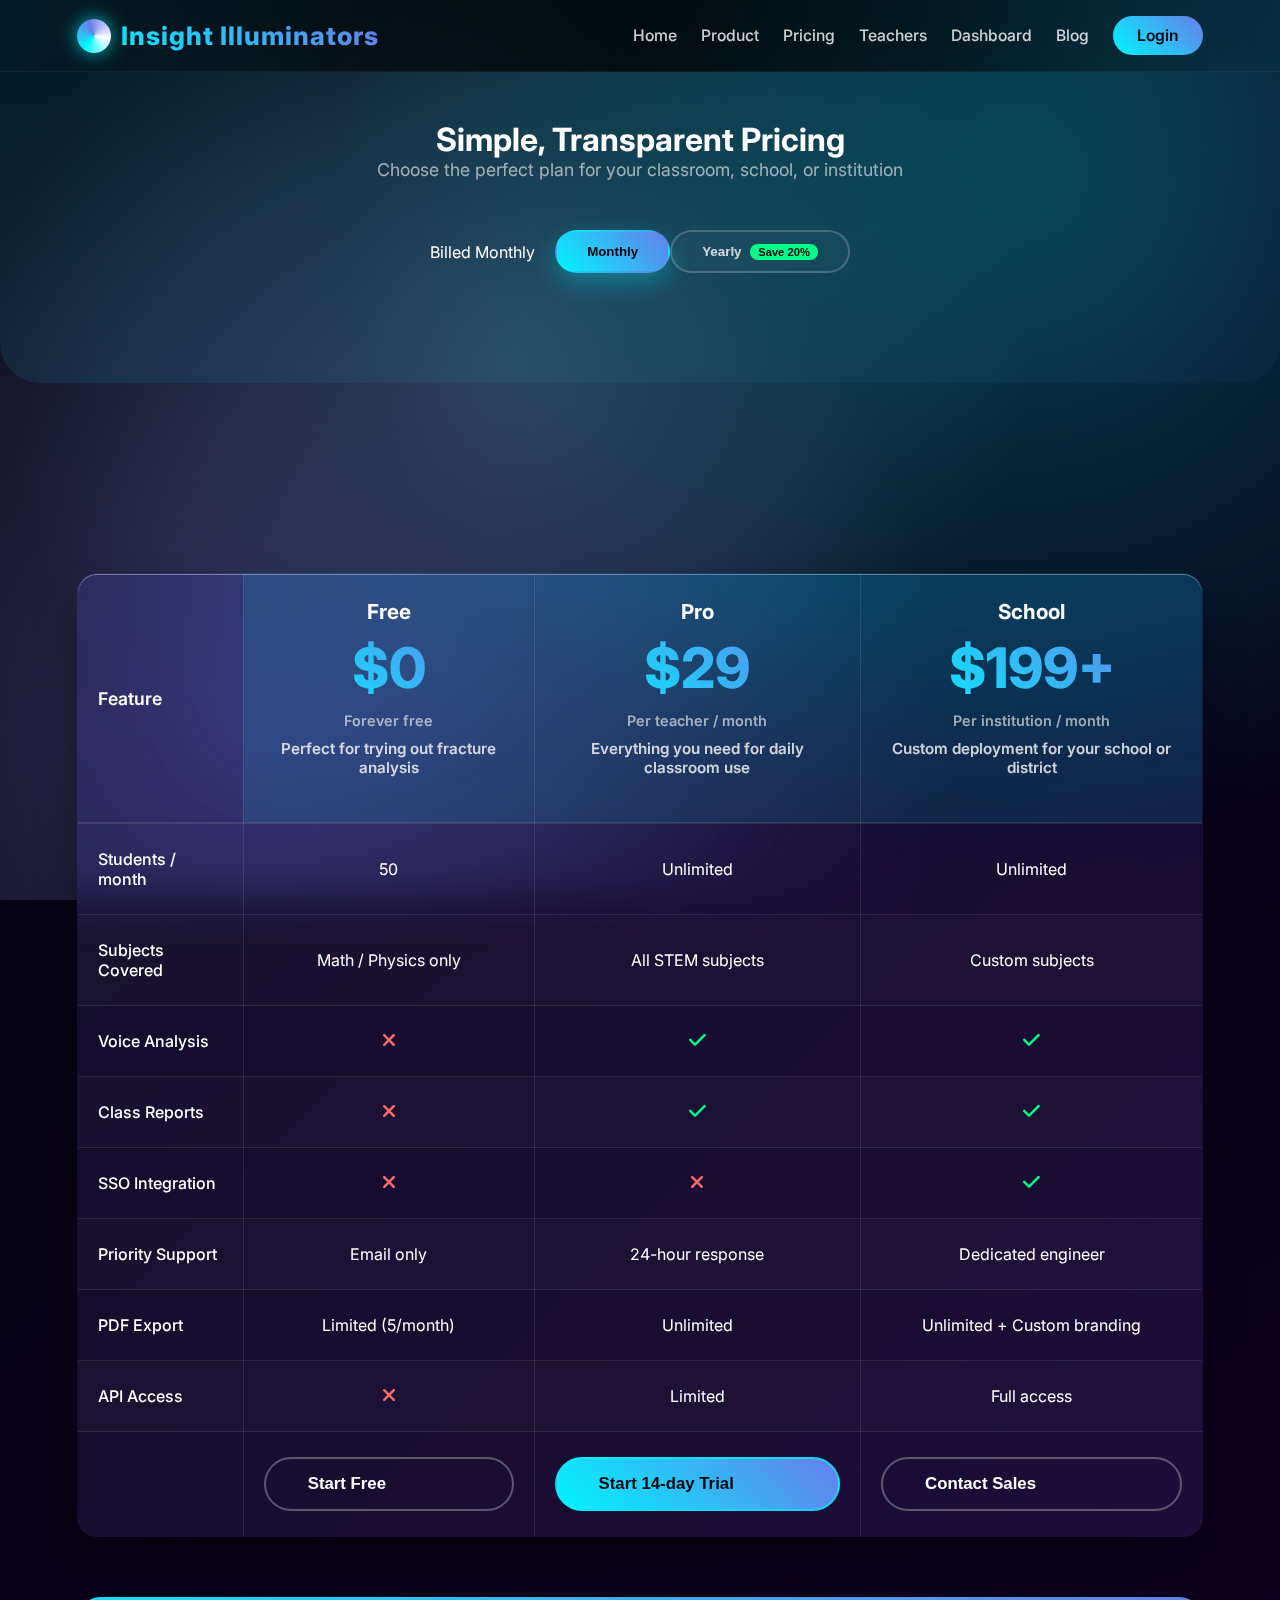
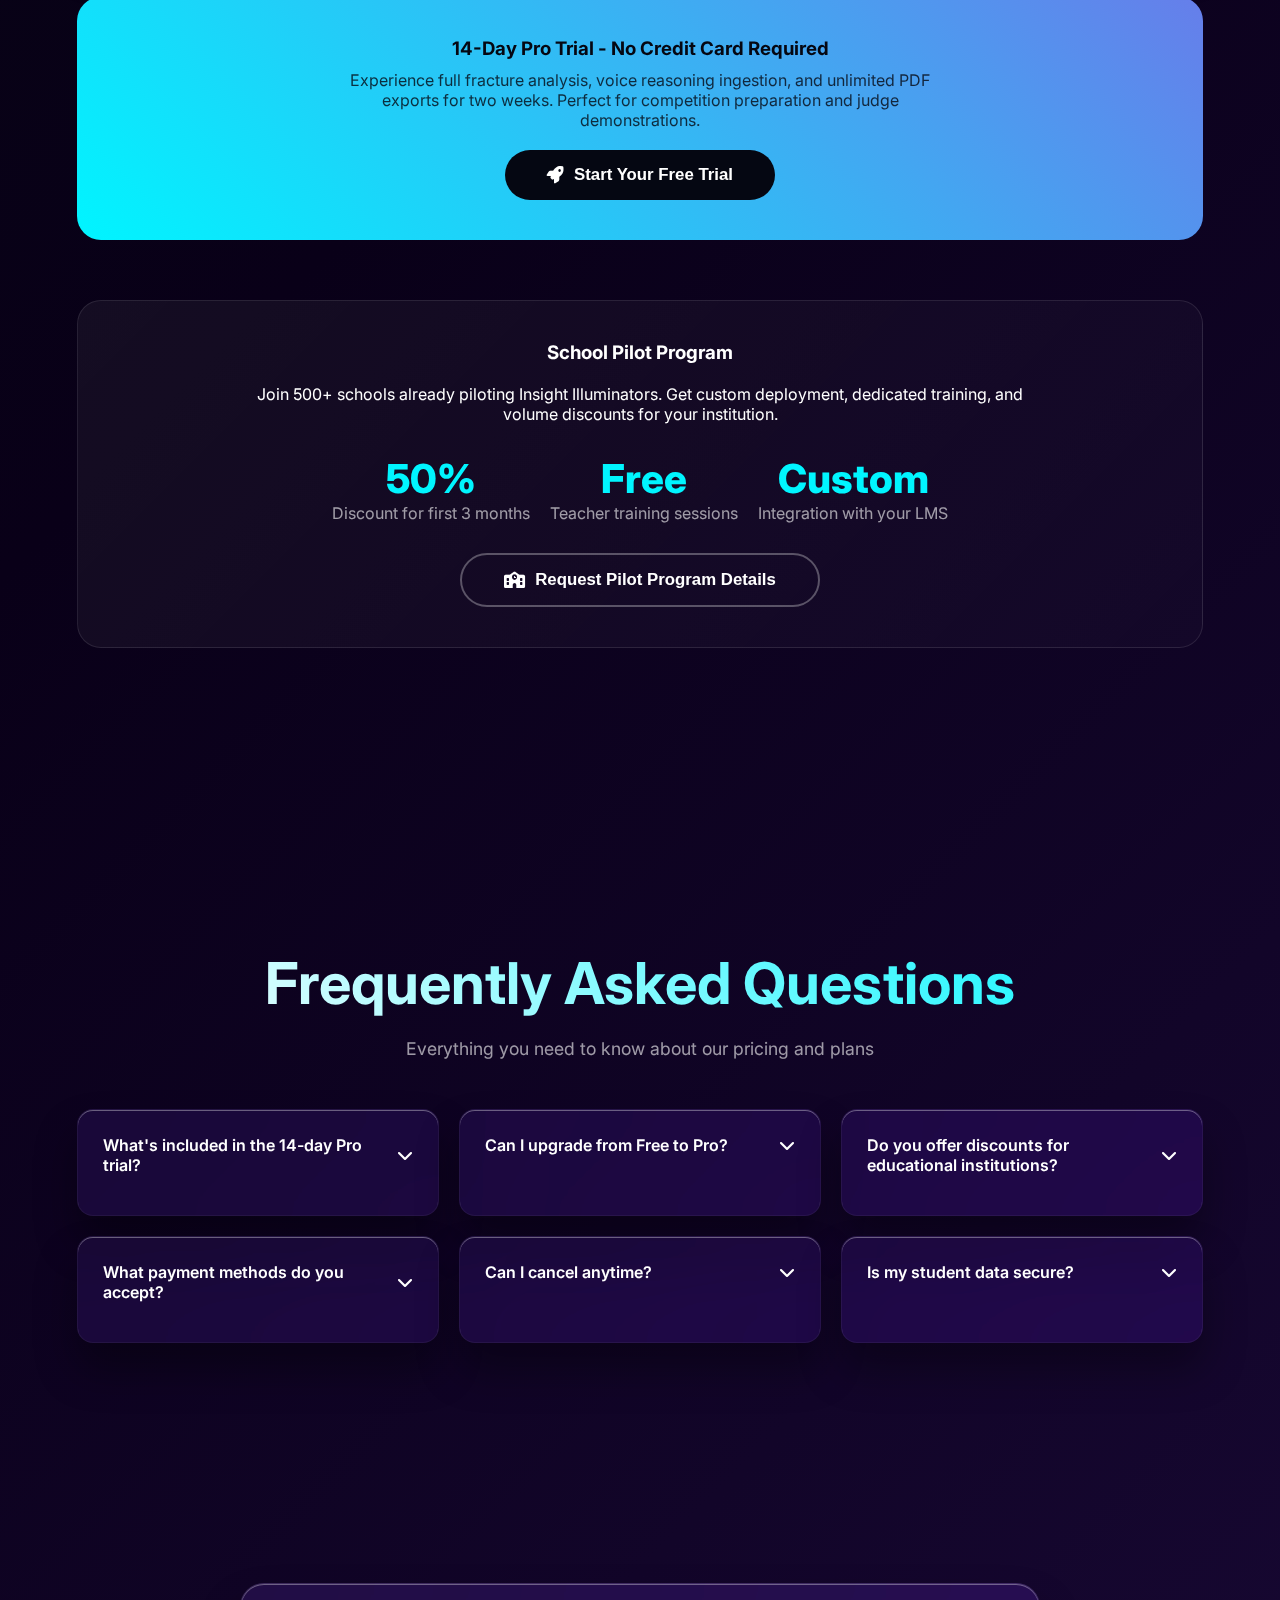
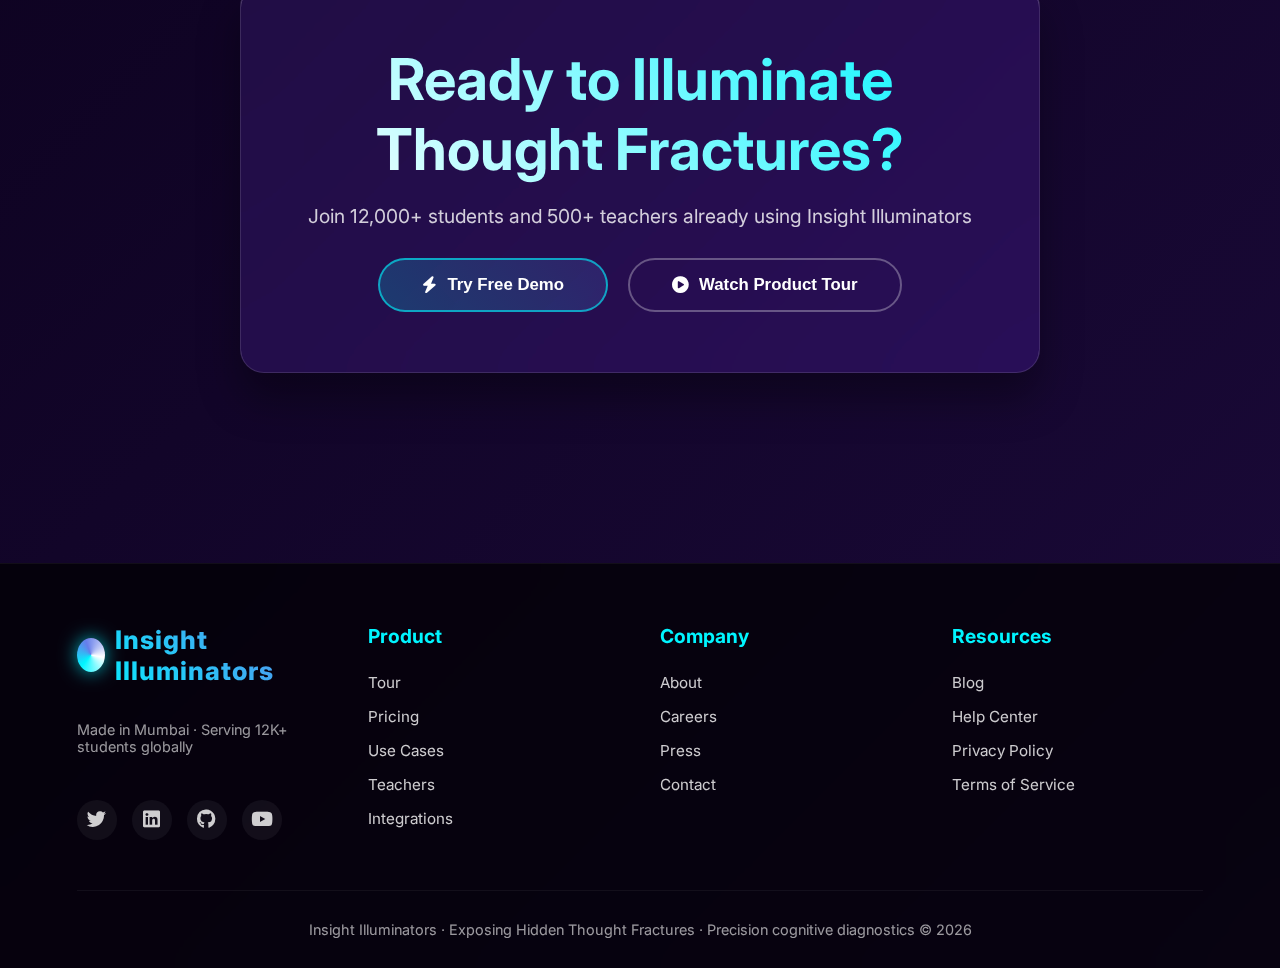
<file: pricing.html>
<!DOCTYPE html>
<html lang="en">
<head>
    <meta charset="UTF-8">
    <meta name="viewport" content="width=device-width, initial-scale=1.0">
    <title>Pricing - Insight Illuminators</title>
    <link href="https://fonts.googleapis.com/css2?family=Inter:wght@300;400;500;600;700;800&display=swap" rel="stylesheet">
    <link rel="stylesheet" href="https://cdnjs.cloudflare.com/ajax/libs/font-awesome/6.4.0/css/all.min.css">
    <link rel="stylesheet" href="style.css">
    <style>
        .pricing-hero {
            text-align: center;
            padding: 120px 6% 60px;
            background: linear-gradient(135deg, rgba(0,245,255,0.1), rgba(102,126,234,0.05));
            border-radius: 0 0 40px 40px;
            margin-bottom: 60px;
        }
        
        .pricing-toggle {
            display: flex;
            justify-content: center;
            gap: 20px;
            margin: 30px 0 50px;
            align-items: center;
        }
        
        .toggle-btn {
            padding: 12px 30px;
            border-radius: 999px;
            border: 2px solid rgba(255,255,255,0.2);
            background: rgba(255,255,255,0.03);
            color: var(--text-secondary);
            cursor: pointer;
            transition: all 0.3s;
            font-weight: 600;
        }
        
        .toggle-btn.active {
            background: var(--gradient-secondary);
            color: var(--dark-bg);
            border-color: transparent;
            box-shadow: 0 10px 25px rgba(0,245,255,0.3);
        }
        
        .pricing-table {
            width: 100%;
            border-collapse: collapse;
            margin: 40px 0;
            border-radius: 20px;
            overflow: hidden;
        }
        
        .pricing-table th, .pricing-table td {
            padding: 25px 20px;
            text-align: center;
            border: 1px solid rgba(255,255,255,0.1);
        }
        
        .pricing-table th {
            background: rgba(0,245,255,0.1);
            font-weight: 600;
            font-size: 1.1rem;
        }
        
        .pricing-table thead th:first-child {
            background: transparent;
            text-align: left;
        }
        
        .pricing-table tbody tr:nth-child(even) {
            background: rgba(255,255,255,0.02);
        }
        
        .pricing-table td:first-child {
            text-align: left;
            font-weight: 500;
        }
        
        .feature-check {
            color: #00ff88;
            font-size: 1.2rem;
        }
        
        .feature-cross {
            color: #ff6b6b;
            font-size: 1.2rem;
        }
        
        .plan-header {
            position: relative;
            padding-bottom: 20px;
        }
        
        .plan-popular {
            position: absolute;
            top: -15px;
            left: 50%;
            transform: translateX(-50%);
            background: var(--gradient-secondary);
            color: var(--dark-bg);
            padding: 8px 20px;
            border-radius: 999px;
            font-size: 0.8rem;
            font-weight: 600;
            white-space: nowrap;
        }
        
        .plan-price {
            font-size: 3.5rem;
            font-weight: 800;
            background: var(--gradient-secondary);
            -webkit-background-clip: text;
            background-clip: text;
            -webkit-text-fill-color: transparent;
            margin: 10px 0;
        }
        
        .plan-period {
            color: var(--text-tertiary);
            font-size: 0.9rem;
        }
        
        .plan-description {
            color: var(--text-secondary);
            font-size: 0.95rem;
            margin-top: 10px;
        }
        
        .pricing-cards {
            display: none;
            grid-template-columns: repeat(auto-fit, minmax(300px, 1fr));
            gap: 30px;
            margin: 50px 0;
        }
        
        .pricing-card {
            padding: 40px 30px;
            text-align: center;
            position: relative;
        }
        
        .pricing-card.featured {
            transform: scale(1.05);
            background: linear-gradient(135deg, rgba(0,245,255,0.12), rgba(102,126,234,0.16));
        }
        
        .pricing-card ul {
            list-style: none;
            margin: 30px 0;
            text-align: left;
        }
        
        .pricing-card li {
            padding: 12px 0;
            border-bottom: 1px solid rgba(255,255,255,0.05);
            display: flex;
            align-items: center;
            gap: 10px;
        }
        
        .pricing-card li i {
            width: 20px;
        }
        
        .trial-banner {
            background: var(--gradient-secondary);
            padding: 40px;
            border-radius: 24px;
            text-align: center;
            margin: 60px 0;
            position: relative;
            overflow: hidden;
        }
        
        .trial-banner h3 {
            color: var(--dark-bg);
            margin-bottom: 10px;
        }
        
        .trial-banner p {
            color: rgba(5,7,18,0.8);
            margin-bottom: 20px;
            max-width: 600px;
            margin-left: auto;
            margin-right: auto;
        }
        
        .school-pilot {
            background: linear-gradient(135deg, rgba(255,255,255,0.05), rgba(255,255,255,0.02));
            padding: 40px;
            border-radius: 24px;
            border: 1px solid rgba(255,255,255,0.1);
            margin: 40px 0;
        }
        
        .faq-section {
            margin-top: 80px;
        }
        
        .faq-grid {
            display: grid;
            grid-template-columns: repeat(auto-fit, minmax(300px, 1fr));
            gap: 20px;
            margin-top: 40px;
        }
        
        .faq-item {
            padding: 25px;
            border-radius: 16px;
            background: rgba(255,255,255,0.03);
            border: 1px solid rgba(255,255,255,0.05);
            cursor: pointer;
            transition: all 0.3s;
        }
        
        .faq-item.active {
            background: rgba(0,245,255,0.1);
            border-color: rgba(0,245,255,0.3);
        }
        
        .faq-question {
            display: flex;
            justify-content: space-between;
            align-items: center;
            font-weight: 600;
            margin-bottom: 15px;
        }
        
        .faq-answer {
            color: var(--text-secondary);
            line-height: 1.6;
            display: none;
        }
        
        .faq-item.active .faq-answer {
            display: block;
        }
        
        @media (max-width: 768px) {
            .pricing-table {
                display: none;
            }
            
            .pricing-cards {
                display: grid;
            }
            
            .pricing-card.featured {
                transform: none;
            }
            
            .pricing-toggle {
                flex-direction: column;
                gap: 10px;
            }
        }
    </style>
</head>
<body>
    <div id="particles-js"></div>

    <header>
        <div class="logo">
            <div class="logo-icon">
                <i class="fas fa-bolt"></i>
            </div>
            Insight Illuminators
        </div>
        <nav>
            <a href="index.html">Home</a>
            <a href="tour.html">Product</a>
            <a href="pricing.html" class="active">Pricing</a>
            <a href="teachers.html">Teachers</a>
            <a href="dashboard.html">Dashboard</a>
            <a href="blog.html">Blog</a>
            <a href="#" class="btn-login">Login</a>
        </nav>
        <div class="mobile-menu-btn">
            <i class="fas fa-bars"></i>
        </div>
    </header>

    <div class="mobile-menu glass">
        <a href="index.html">Home</a>
        <a href="tour.html">Product</a>
        <a href="pricing.html" class="active">Pricing</a>
        <a href="teachers.html">Teachers</a>
        <a href="dashboard.html">Dashboard</a>
        <a href="blog.html">Blog</a>
        <a href="#" class="btn-login">Login</a>
    </div>

    <section class="pricing-hero">
        <h1>Simple, Transparent Pricing</h1>
        <p class="section-subtitle">Choose the perfect plan for your classroom, school, or institution</p>
        
        <div class="pricing-toggle">
            <span>Billed Monthly</span>
            <div style="display: flex; align-items: center;">
                <button class="toggle-btn active" data-period="monthly">Monthly</button>
                <button class="toggle-btn" data-period="yearly">Yearly <span style="background: #00ff88; color: var(--dark-bg); padding: 2px 8px; border-radius: 999px; font-size: 0.7rem; margin-left: 5px;">Save 20%</span></button>
            </div>
        </div>
    </section>

    <section class="pricing-section">
        <table class="pricing-table glass">
            <thead>
                <tr>
                    <th>Feature</th>
                    <th>
                        <div class="plan-header">
                            <h3>Free</h3>
                            <div class="plan-price">$0</div>
                            <div class="plan-period">Forever free</div>
                            <p class="plan-description">Perfect for trying out fracture analysis</p>
                        </div>
                    </th>
                    <th>
                        <div class="plan-header">
                            <h3>Pro</h3>
                            <div class="plan-price monthly-price">$29</div>
                            <div class="plan-price yearly-price" style="display: none;">$23<span style="font-size: 1.5rem;">/mo</span></div>
                            <div class="plan-period monthly-period">Per teacher / month</div>
                            <div class="plan-period yearly-period" style="display: none;">Per teacher / year ($276)</div>
                            <p class="plan-description">Everything you need for daily classroom use</p>
                        </div>
                    </th>
                    <th>
                        <div class="plan-header">
                            <h3>School</h3>
                            <div class="plan-price">$199+</div>
                            <div class="plan-period">Per institution / month</div>
                            <p class="plan-description">Custom deployment for your school or district</p>
                        </div>
                    </th>
                </tr>
            </thead>
            <tbody>
                <tr>
                    <td>Students / month</td>
                    <td>50</td>
                    <td>Unlimited</td>
                    <td>Unlimited</td>
                </tr>
                <tr>
                    <td>Subjects Covered</td>
                    <td>Math / Physics only</td>
                    <td>All STEM subjects</td>
                    <td>Custom subjects</td>
                </tr>
                <tr>
                    <td>Voice Analysis</td>
                    <td><i class="fas fa-times feature-cross"></i></td>
                    <td><i class="fas fa-check feature-check"></i></td>
                    <td><i class="fas fa-check feature-check"></i></td>
                </tr>
                <tr>
                    <td>Class Reports</td>
                    <td><i class="fas fa-times feature-cross"></i></td>
                    <td><i class="fas fa-check feature-check"></i></td>
                    <td><i class="fas fa-check feature-check"></i></td>
                </tr>
                <tr>
                    <td>SSO Integration</td>
                    <td><i class="fas fa-times feature-cross"></i></td>
                    <td><i class="fas fa-times feature-cross"></i></td>
                    <td><i class="fas fa-check feature-check"></i></td>
                </tr>
                <tr>
                    <td>Priority Support</td>
                    <td>Email only</td>
                    <td>24-hour response</td>
                    <td>Dedicated engineer</td>
                </tr>
                <tr>
                    <td>PDF Export</td>
                    <td>Limited (5/month)</td>
                    <td>Unlimited</td>
                    <td>Unlimited + Custom branding</td>
                </tr>
                <tr>
                    <td>API Access</td>
                    <td><i class="fas fa-times feature-cross"></i></td>
                    <td>Limited</td>
                    <td>Full access</td>
                </tr>
                <tr>
                    <td></td>
                    <td><button class="cta secondary" style="width: 100%;">Start Free</button></td>
                    <td><button class="cta" style="width: 100%; background: var(--gradient-secondary); color: var(--dark-bg);">Start 14-day Trial</button></td>
                    <td><button class="cta secondary" style="width: 100%;">Contact Sales</button></td>
                </tr>
            </tbody>
        </table>

        <!-- Mobile Pricing Cards -->
        <div class="pricing-cards">
            <div class="pricing-card glass">
                <h3>Free</h3>
                <div class="plan-price">$0</div>
                <div class="plan-period">Forever free</div>
                <p class="plan-description">Perfect for trying out fracture analysis</p>
                
                <ul>
                    <li><i class="fas fa-check feature-check"></i> 50 students/month</li>
                    <li><i class="fas fa-check feature-check"></i> Math/Physics only</li>
                    <li><i class="fas fa-times feature-cross"></i> Voice Analysis</li>
                    <li><i class="fas fa-times feature-cross"></i> Class Reports</li>
                    <li><i class="fas fa-times feature-cross"></i> PDF Export (limited)</li>
                </ul>
                
                <button class="cta secondary" style="width: 100%;">Start Free</button>
            </div>
            
            <div class="pricing-card glass featured">
                <div class="plan-popular">Most Popular for Judges</div>
                <h3>Pro</h3>
                <div class="plan-price monthly-price">$29</div>
                <div class="plan-price yearly-price" style="display: none;">$23<span style="font-size: 1.5rem;">/mo</span></div>
                <div class="plan-period monthly-period">Per teacher / month</div>
                <div class="plan-period yearly-period" style="display: none;">Per teacher / year ($276)</div>
                <p class="plan-description">Everything you need for daily classroom use</p>
                
                <ul>
                    <li><i class="fas fa-check feature-check"></i> Unlimited students</li>
                    <li><i class="fas fa-check feature-check"></i> All STEM subjects</li>
                    <li><i class="fas fa-check feature-check"></i> Voice Analysis</li>
                    <li><i class="fas fa-check feature-check"></i> Class Reports</li>
                    <li><i class="fas fa-check feature-check"></i> Unlimited PDF Export</li>
                    <li><i class="fas fa-check feature-check"></i> 24-hour support</li>
                </ul>
                
                <button class="cta" style="width: 100%; background: var(--gradient-secondary); color: var(--dark-bg);">Start 14-day Trial</button>
            </div>
            
            <div class="pricing-card glass">
                <h3>School</h3>
                <div class="plan-price">$199+</div>
                <div class="plan-period">Per institution / month</div>
                <p class="plan-description">Custom deployment for your school or district</p>
                
                <ul>
                    <li><i class="fas fa-check feature-check"></i> School-wide deployment</li>
                    <li><i class="fas fa-check feature-check"></i> Custom subjects</li>
                    <li><i class="fas fa-check feature-check"></i> SSO Integration</li>
                    <li><i class="fas fa-check feature-check"></i> Dedicated support</li>
                    <li><i class="fas fa-check feature-check"></i> Custom branding</li>
                    <li><i class="fas fa-check feature-check"></i> Full API access</li>
                </ul>
                
                <button class="cta secondary" style="width: 100%;">Contact Sales</button>
            </div>
        </div>

        <div class="trial-banner">
            <h3>14-Day Pro Trial - No Credit Card Required</h3>
            <p>Experience full fracture analysis, voice reasoning ingestion, and unlimited PDF exports for two weeks. Perfect for competition preparation and judge demonstrations.</p>
            <button class="cta" style="background: var(--dark-bg); color: white; border: none;">
                <i class="fas fa-rocket"></i>
                Start Your Free Trial
            </button>
        </div>

        <div class="school-pilot">
            <h3 style="text-align: center; margin-bottom: 20px;">School Pilot Program</h3>
            <p style="text-align: center; margin-bottom: 30px; max-width: 800px; margin-left: auto; margin-right: auto;">
                Join 500+ schools already piloting Insight Illuminators. Get custom deployment, dedicated training, and volume discounts for your institution.
            </p>
            <div style="display: flex; gap: 20px; justify-content: center; flex-wrap: wrap;">
                <div style="text-align: center;">
                    <div style="font-size: 2.5rem; font-weight: 800; color: var(--secondary-blue);">50%</div>
                    <div style="color: var(--text-tertiary);">Discount for first 3 months</div>
                </div>
                <div style="text-align: center;">
                    <div style="font-size: 2.5rem; font-weight: 800; color: var(--secondary-blue);">Free</div>
                    <div style="color: var(--text-tertiary);">Teacher training sessions</div>
                </div>
                <div style="text-align: center;">
                    <div style="font-size: 2.5rem; font-weight: 800; color: var(--secondary-blue);">Custom</div>
                    <div style="color: var(--text-tertiary);">Integration with your LMS</div>
                </div>
            </div>
            <div style="text-align: center; margin-top: 30px;">
                <button class="cta secondary">
                    <i class="fas fa-school"></i>
                    Request Pilot Program Details
                </button>
            </div>
        </div>
    </section>

    <section class="faq-section">
        <h2>Frequently Asked Questions</h2>
        <p class="section-subtitle">Everything you need to know about our pricing and plans</p>
        
        <div class="faq-grid">
            <div class="faq-item glass">
                <div class="faq-question">
                    What's included in the 14-day Pro trial?
                    <i class="fas fa-chevron-down"></i>
                </div>
                <div class="faq-answer">
                    The trial includes all Pro features: unlimited student analysis, voice reasoning ingestion, class reports, PDF exports, and access to all STEM subjects. No credit card required.
                </div>
            </div>
            
            <div class="faq-item glass">
                <div class="faq-question">
                    Can I upgrade from Free to Pro?
                    <i class="fas fa-chevron-down"></i>
                </div>
                <div class="faq-answer">
                    Yes! Your data and analysis history will be preserved when you upgrade. We offer prorated billing when upgrading mid-month.
                </div>
            </div>
            
            <div class="faq-item glass">
                <div class="faq-question">
                    Do you offer discounts for educational institutions?
                    <i class="fas fa-chevron-down"></i>
                </div>
                <div class="faq-answer">
                    Absolutely. We offer 50% off for the first 3 months of any School plan, plus volume discounts for district-wide deployments. Contact our sales team for custom quotes.
                </div>
            </div>
            
            <div class="faq-item glass">
                <div class="faq-question">
                    What payment methods do you accept?
                    <i class="fas fa-chevron-down"></i>
                </div>
                <div class="faq-answer">
                    We accept all major credit cards (Visa, MasterCard, American Express), PayPal, and bank transfers for School plans. All payments are secure and encrypted.
                </div>
            </div>
            
            <div class="faq-item glass">
                <div class="faq-question">
                    Can I cancel anytime?
                    <i class="fas fa-chevron-down"></i>
                </div>
                <div class="faq-answer">
                    Yes, you can cancel your subscription at any time. You'll continue to have access until the end of your billing period. No hidden fees or cancellation charges.
                </div>
            </div>
            
            <div class="faq-item glass">
                <div class="faq-question">
                    Is my student data secure?
                    <i class="fas fa-chevron-down"></i>
                </div>
                <div class="faq-answer">
                    We take data security seriously. All data is encrypted in transit and at rest. We comply with FERPA and GDPR requirements. School plans include additional security features.
                </div>
            </div>
        </div>
    </section>

    <section class="cta-section">
        <div class="cta-container glass">
            <h2>Ready to Illuminate Thought Fractures?</h2>
            <p>Join 12,000+ students and 500+ teachers already using Insight Illuminators</p>
            <div class="cta-buttons">
                <button class="cta" onclick="window.location.href='index.html#demo'">
                    <i class="fas fa-bolt"></i>
                    Try Free Demo
                </button>
                <button class="cta secondary" onclick="window.location.href='tour.html'">
                    <i class="fas fa-play-circle"></i>
                    Watch Product Tour
                </button>
            </div>
        </div>
    </section>

    <footer>
        <div class="footer-container">
            <div class="footer-section">
                <div class="logo">
                    <div class="logo-icon">
                        <i class="fas fa-bolt"></i>
                    </div>
                    Insight Illuminators
                </div>
                <p class="footer-tagline">Made in Mumbai · Serving 12K+ students globally</p>
                <div class="social-links">
                    <a href="#"><i class="fab fa-twitter"></i></a>
                    <a href="#"><i class="fab fa-linkedin"></i></a>
                    <a href="#"><i class="fab fa-github"></i></a>
                    <a href="#"><i class="fab fa-youtube"></i></a>
                </div>
            </div>
            
            <div class="footer-section">
                <h4>Product</h4>
                <a href="tour.html">Tour</a>
                <a href="pricing.html">Pricing</a>
                <a href="use-cases.html">Use Cases</a>
                <a href="teachers.html">Teachers</a>
                <a href="integrations.html">Integrations</a>
            </div>
            
            <div class="footer-section">
                <h4>Company</h4>
                <a href="#">About</a>
                <a href="#">Careers</a>
                <a href="#">Press</a>
                <a href="#">Contact</a>
            </div>
            
            <div class="footer-section">
                <h4>Resources</h4>
                <a href="blog.html">Blog</a>
                <a href="#">Help Center</a>
                <a href="#">Privacy Policy</a>
                <a href="#">Terms of Service</a>
            </div>
        </div>
        
        <div class="footer-bottom">
            <p>Insight Illuminators · Exposing Hidden Thought Fractures · Precision cognitive diagnostics © 2026</p>
        </div>
    </footer>

    <script src="script.js"></script>
    <script>
        // Pricing toggle functionality
        document.querySelectorAll('.toggle-btn').forEach(btn => {
            btn.addEventListener('click', function() {
                document.querySelectorAll('.toggle-btn').forEach(b => b.classList.remove('active'));
                this.classList.add('active');
                
                const period = this.dataset.period;
                
                if (period === 'yearly') {
                    // Show yearly prices
                    document.querySelectorAll('.monthly-price, .monthly-period').forEach(el => {
                        el.style.display = 'none';
                    });
                    document.querySelectorAll('.yearly-price, .yearly-period').forEach(el => {
                        el.style.display = 'block';
                    });
                } else {
                    // Show monthly prices
                    document.querySelectorAll('.monthly-price, .monthly-period').forEach(el => {
                        el.style.display = 'block';
                    });
                    document.querySelectorAll('.yearly-price, .yearly-period').forEach(el => {
                        el.style.display = 'none';
                    });
                }
            });
        });
        
        // FAQ accordion
        document.querySelectorAll('.faq-item').forEach(item => {
            item.addEventListener('click', function() {
                const isActive = this.classList.contains('active');
                
                // Close all other FAQ items
                document.querySelectorAll('.faq-item').forEach(i => {
                    i.classList.remove('active');
                    i.querySelector('.faq-question i').className = 'fas fa-chevron-down';
                });
                
                // Open clicked item if it wasn't active
                if (!isActive) {
                    this.classList.add('active');
                    this.querySelector('.faq-question i').className = 'fas fa-chevron-up';
                }
            });
        });
        
        // Animate pricing table on scroll
        gsap.from('.pricing-table, .pricing-cards', {
            scrollTrigger: {
                trigger: '.pricing-section',
                start: 'top 80%',
                once: true
            },
            duration: 1,
            y: 50,
            opacity: 0,
            ease: 'power3.out'
        });
    </script>
</body>
</html>
</file>
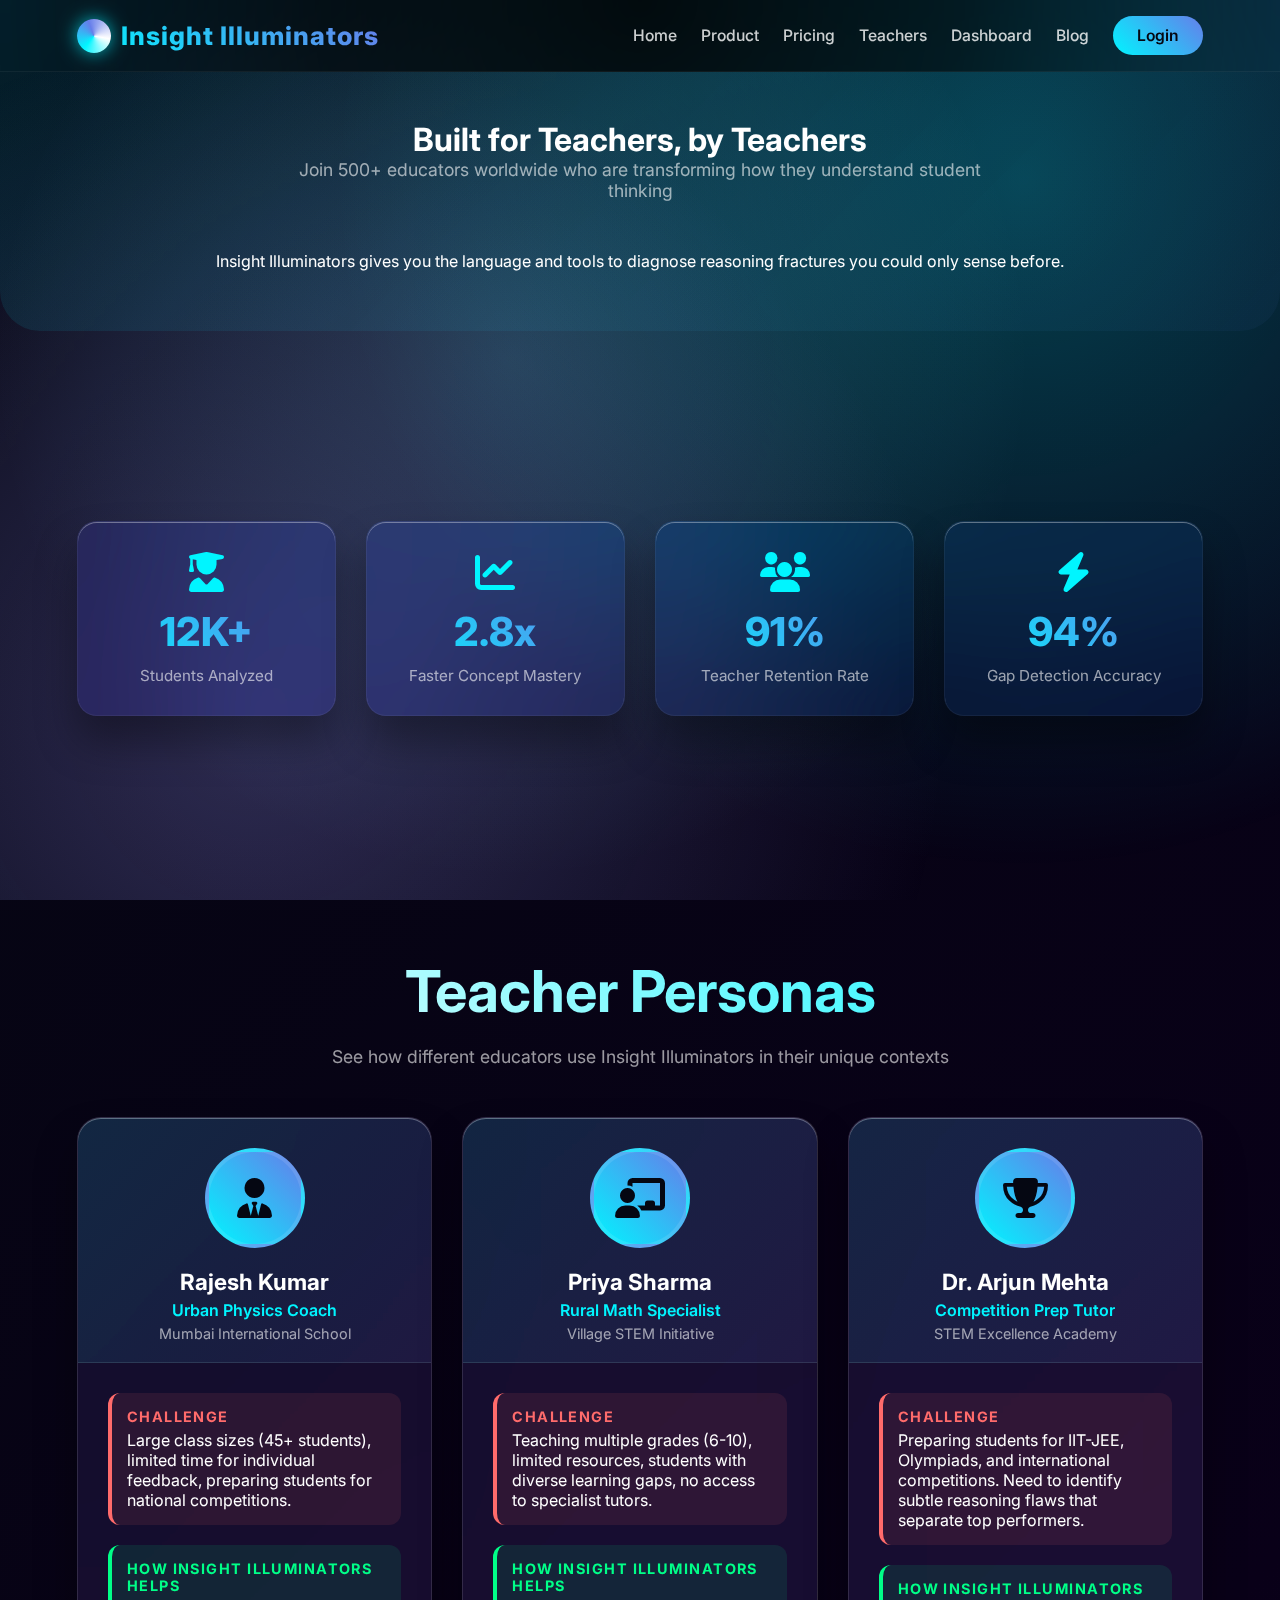
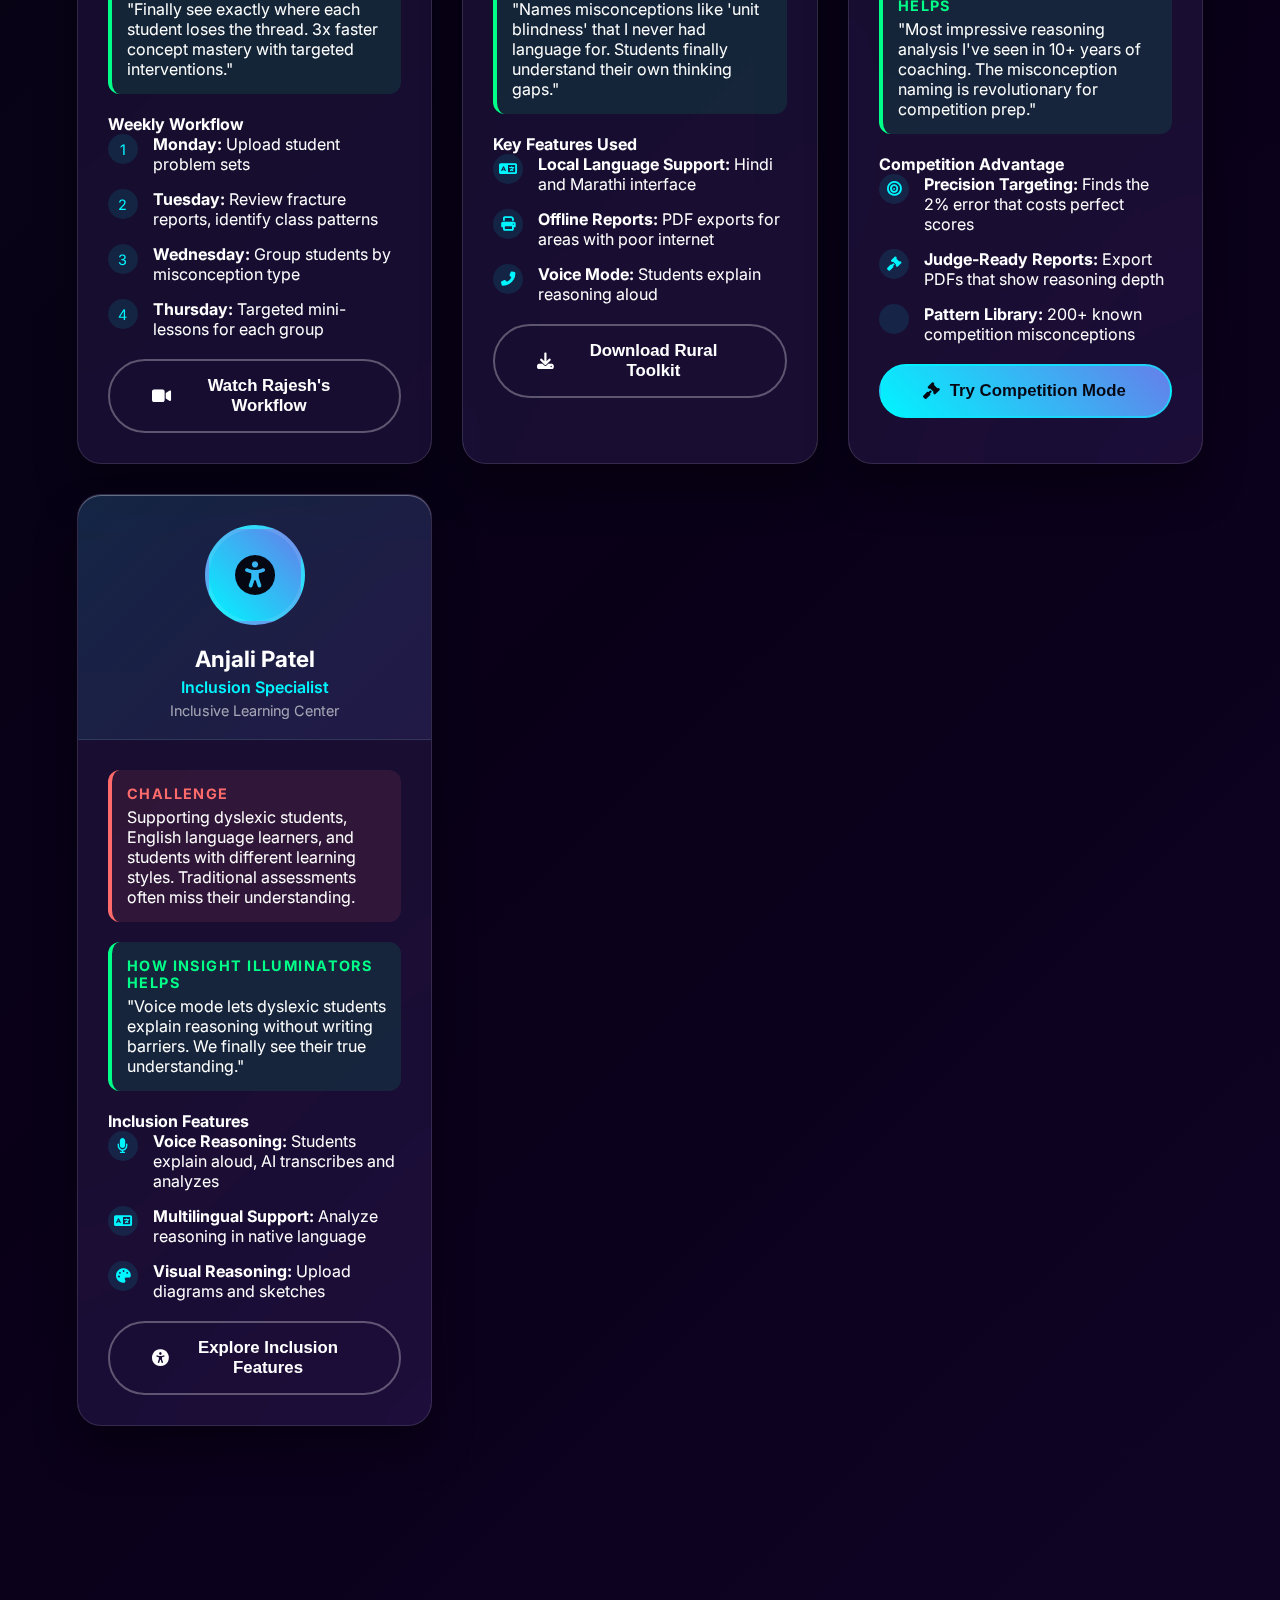
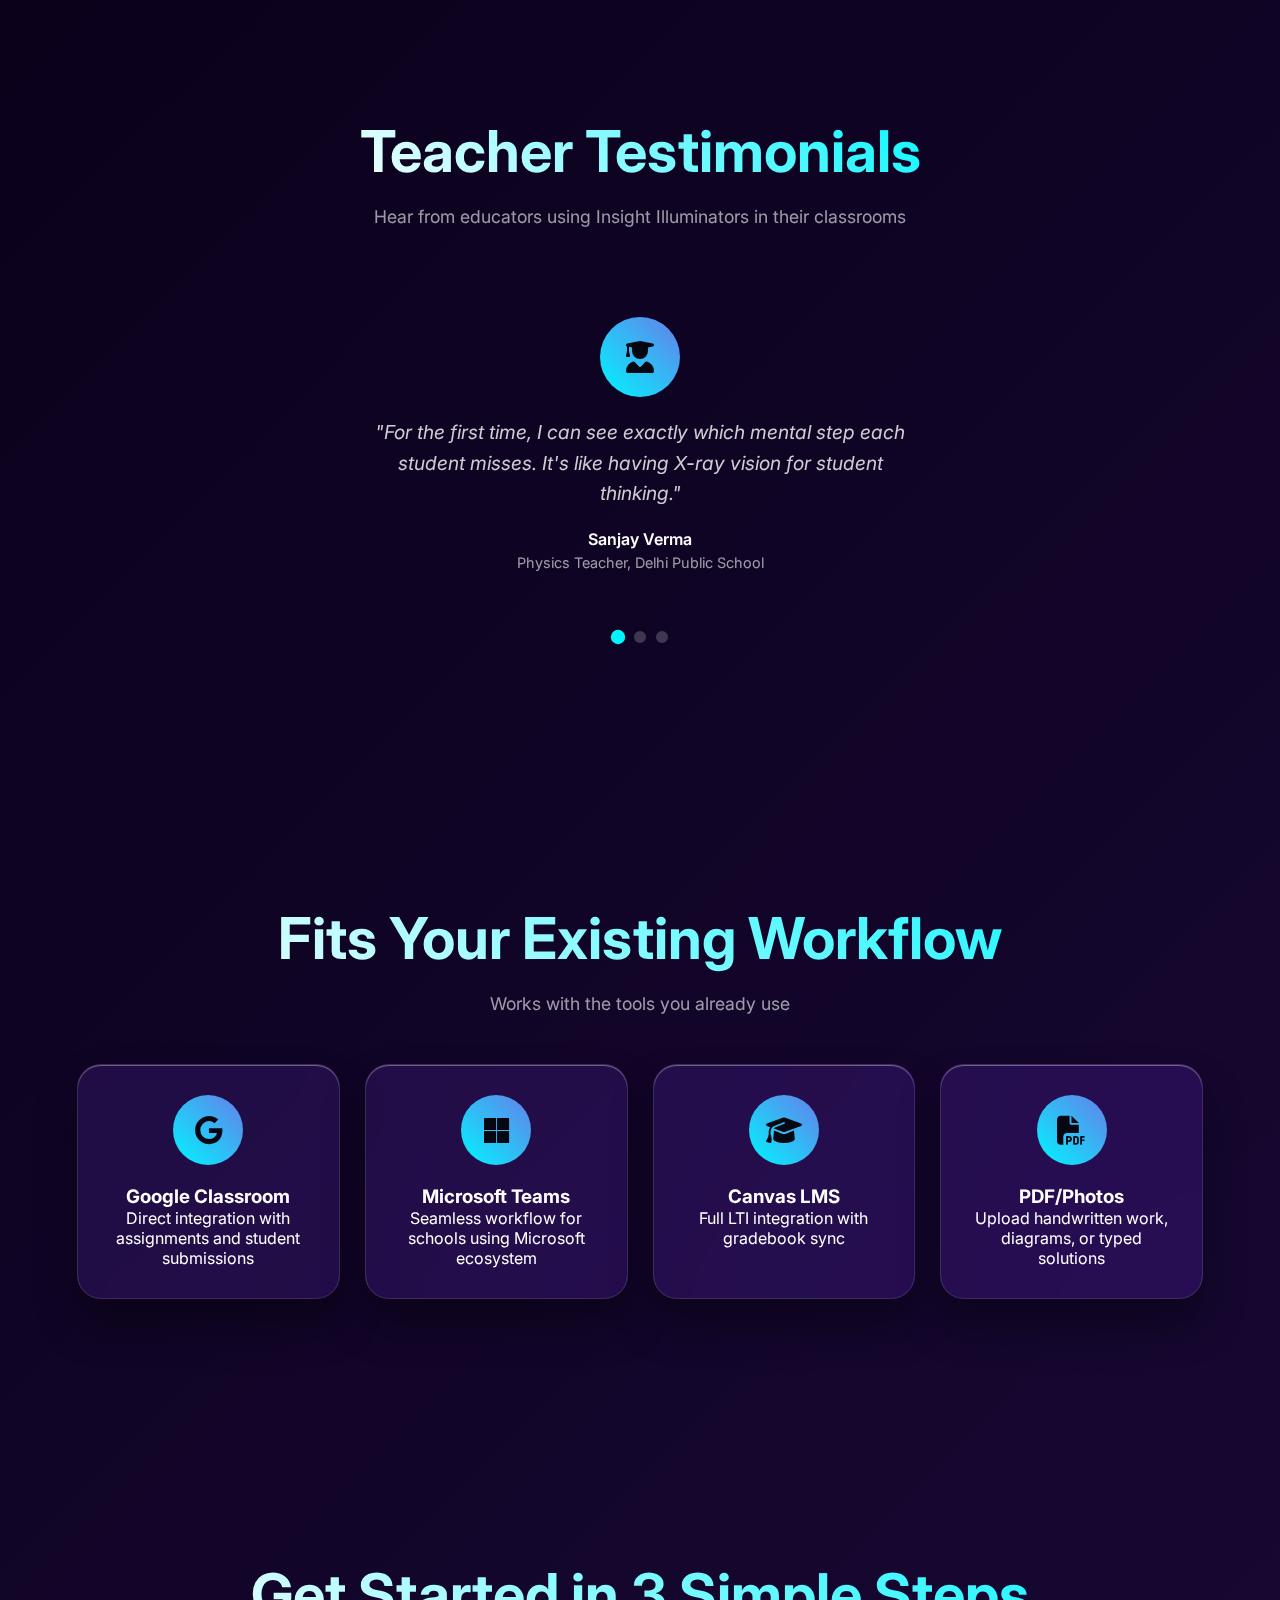
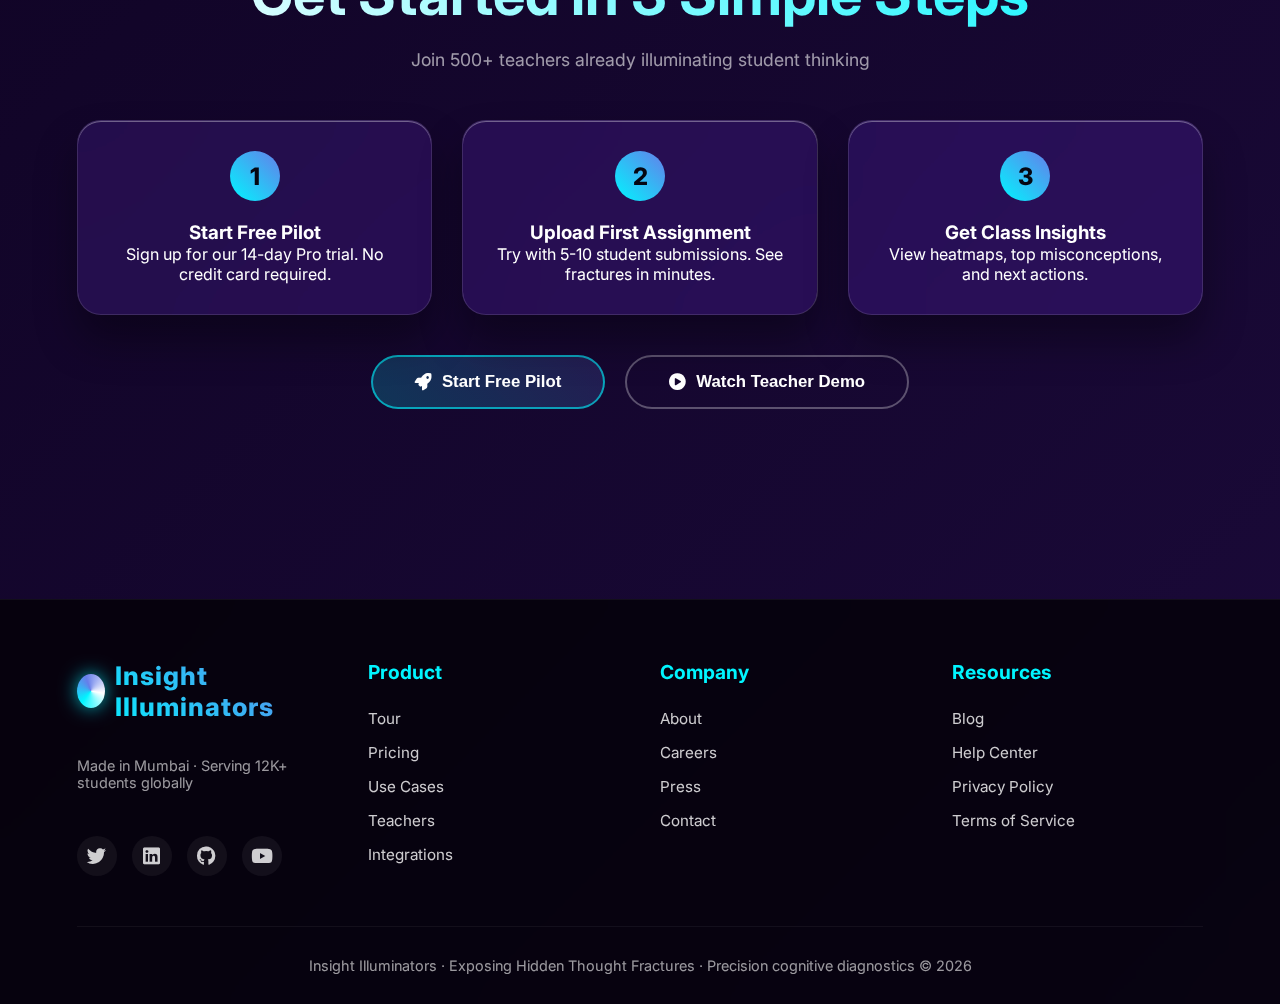
<file: teachers.html>
<!DOCTYPE html>
<html lang="en">
<head>
    <meta charset="UTF-8">
    <meta name="viewport" content="width=device-width, initial-scale=1.0">
    <title>For Teachers - Insight Illuminators</title>
    <link href="https://fonts.googleapis.com/css2?family=Inter:wght@300;400;500;600;700;800&display=swap" rel="stylesheet">
    <link rel="stylesheet" href="https://cdnjs.cloudflare.com/ajax/libs/font-awesome/6.4.0/css/all.min.css">
    <link rel="stylesheet" href="style.css">
    <style>
        .teachers-hero {
            text-align: center;
            padding: 120px 6% 60px;
            background: linear-gradient(135deg, rgba(0,245,255,0.1), rgba(102,126,234,0.05));
            border-radius: 0 0 40px 40px;
            margin-bottom: 60px;
        }
        
        .teacher-stats {
            display: grid;
            grid-template-columns: repeat(auto-fit, minmax(200px, 1fr));
            gap: 30px;
            margin: 40px 0 60px;
        }
        
        .teacher-stat {
            text-align: center;
            padding: 30px 20px;
            border-radius: 20px;
            background: rgba(255,255,255,0.03);
            border: 1px solid rgba(255,255,255,0.05);
            transition: all 0.3s;
        }
        
        .teacher-stat:hover {
            transform: translateY(-5px);
            background: rgba(255,255,255,0.05);
            border-color: rgba(0,245,255,0.2);
        }
        
        .teacher-stat i {
            font-size: 2.5rem;
            margin-bottom: 15px;
            color: var(--secondary-blue);
        }
        
        .teacher-stat-value {
            font-size: 2.5rem;
            font-weight: 800;
            background: var(--gradient-secondary);
            -webkit-background-clip: text;
            background-clip: text;
            -webkit-text-fill-color: transparent;
            margin-bottom: 10px;
        }
        
        .teacher-stat-label {
            font-size: 0.95rem;
            color: var(--text-tertiary);
        }
        
        .personas-grid {
            display: grid;
            grid-template-columns: repeat(auto-fit, minmax(300px, 1fr));
            gap: 30px;
            margin: 50px 0;
        }
        
        .persona-card {
            padding: 0;
            overflow: hidden;
            transition: all 0.4s;
        }
        
        .persona-card:hover {
            transform: translateY(-10px);
        }
        
        .persona-header {
            padding: 30px 30px 20px;
            text-align: center;
            background: linear-gradient(135deg, rgba(0,245,255,0.1), rgba(102,126,234,0.1));
            border-bottom: 1px solid rgba(255,255,255,0.1);
        }
        
        .persona-avatar {
            width: 100px;
            height: 100px;
            border-radius: 50%;
            background: var(--gradient-secondary);
            margin: 0 auto 20px;
            display: flex;
            align-items: center;
            justify-content: center;
            font-size: 2.5rem;
            color: var(--dark-bg);
            border: 4px solid rgba(255,255,255,0.1);
        }
        
        .persona-name {
            font-size: 1.4rem;
            font-weight: 700;
            margin-bottom: 5px;
        }
        
        .persona-role {
            color: var(--secondary-blue);
            font-weight: 600;
            margin-bottom: 5px;
        }
        
        .persona-location {
            color: var(--text-tertiary);
            font-size: 0.9rem;
        }
        
        .persona-content {
            padding: 30px;
        }
        
        .persona-challenge {
            padding: 15px;
            background: rgba(255,107,107,0.1);
            border-radius: 12px;
            border-left: 4px solid #ff6b6b;
            margin-bottom: 20px;
        }
        
        .persona-challenge h4 {
            color: #ff6b6b;
            margin-bottom: 5px;
            font-size: 0.9rem;
            text-transform: uppercase;
            letter-spacing: 0.1em;
        }
        
        .persona-solution {
            padding: 15px;
            background: rgba(0,255,136,0.1);
            border-radius: 12px;
            border-left: 4px solid #00ff88;
            margin-bottom: 20px;
        }
        
        .persona-solution h4 {
            color: #00ff88;
            margin-bottom: 5px;
            font-size: 0.9rem;
            text-transform: uppercase;
            letter-spacing: 0.1em;
        }
        
        .workflow-steps {
            margin: 20px 0;
        }
        
        .workflow-step {
            display: flex;
            gap: 15px;
            margin-bottom: 15px;
            align-items: flex-start;
        }
        
        .step-icon {
            width: 30px;
            height: 30px;
            border-radius: 50%;
            background: rgba(0,245,255,0.1);
            display: flex;
            align-items: center;
            justify-content: center;
            color: var(--secondary-blue);
            flex-shrink: 0;
            font-size: 0.9rem;
        }
        
        .persona-cta {
            margin-top: 20px;
        }
        
        .testimonial-carousel {
            max-width: 800px;
            margin: 60px auto;
            position: relative;
        }
        
        .testimonial-slide {
            padding: 40px;
            text-align: center;
            display: none;
            animation: fadeIn 0.5s ease;
        }
        
        .testimonial-slide.active {
            display: block;
        }
        
        .testimonial-avatar {
            width: 80px;
            height: 80px;
            border-radius: 50%;
            background: var(--gradient-secondary);
            margin: 0 auto 20px;
            display: flex;
            align-items: center;
            justify-content: center;
            font-size: 2rem;
            color: var(--dark-bg);
        }
        
        .testimonial-text {
            font-size: 1.2rem;
            font-style: italic;
            line-height: 1.6;
            margin-bottom: 20px;
            color: var(--text-secondary);
        }
        
        .testimonial-author {
            font-weight: 600;
            margin-bottom: 5px;
        }
        
        .testimonial-role {
            color: var(--text-tertiary);
            font-size: 0.9rem;
        }
        
        .carousel-controls {
            display: flex;
            justify-content: center;
            gap: 10px;
            margin-top: 20px;
        }
        
        .carousel-dot {
            width: 12px;
            height: 12px;
            border-radius: 50%;
            background: rgba(255,255,255,0.2);
            cursor: pointer;
            transition: all 0.3s;
        }
        
        .carousel-dot.active {
            background: var(--secondary-blue);
            transform: scale(1.2);
        }
        
        .integration-section {
            margin-top: 80px;
        }
        
        .integration-cards {
            display: grid;
            grid-template-columns: repeat(auto-fit, minmax(250px, 1fr));
            gap: 25px;
            margin-top: 40px;
        }
        
        .integration-card {
            padding: 30px;
            text-align: center;
            transition: all 0.3s;
        }
        
        .integration-card:hover {
            transform: translateY(-5px);
            background: rgba(255,255,255,0.05);
        }
        
        .integration-icon {
            width: 70px;
            height: 70px;
            border-radius: 50%;
            background: var(--gradient-secondary);
            margin: 0 auto 20px;
            display: flex;
            align-items: center;
            justify-content: center;
            font-size: 1.8rem;
            color: var(--dark-bg);
        }
        
        .get-started-section {
            margin-top: 80px;
            text-align: center;
        }
        
        .get-started-steps {
            display: grid;
            grid-template-columns: repeat(auto-fit, minmax(250px, 1fr));
            gap: 30px;
            margin: 40px 0;
        }
        
        .get-started-step {
            padding: 30px;
            text-align: center;
        }
        
        .step-number {
            width: 50px;
            height: 50px;
            border-radius: 50%;
            background: var(--gradient-secondary);
            color: var(--dark-bg);
            display: flex;
            align-items: center;
            justify-content: center;
            font-size: 1.5rem;
            font-weight: 800;
            margin: 0 auto 20px;
        }
        
        @keyframes fadeIn {
            from { opacity: 0; }
            to { opacity: 1; }
        }
    </style>
</head>
<body>
    <div id="particles-js"></div>

    <header>
        <div class="logo">
            <div class="logo-icon">
                <i class="fas fa-bolt"></i>
            </div>
            Insight Illuminators
        </div>
        <nav>
            <a href="index.html">Home</a>
            <a href="tour.html">Product</a>
            <a href="pricing.html">Pricing</a>
            <a href="teachers.html" class="active">Teachers</a>
            <a href="dashboard.html">Dashboard</a>
            <a href="blog.html">Blog</a>
            <a href="#" class="btn-login">Login</a>
        </nav>
        <div class="mobile-menu-btn">
            <i class="fas fa-bars"></i>
        </div>
    </header>

    <div class="mobile-menu glass">
        <a href="index.html">Home</a>
        <a href="tour.html">Product</a>
        <a href="pricing.html">Pricing</a>
        <a href="teachers.html" class="active">Teachers</a>
        <a href="dashboard.html">Dashboard</a>
        <a href="blog.html">Blog</a>
        <a href="#" class="btn-login">Login</a>
    </div>

    <section class="teachers-hero">
        <h1>Built for Teachers, by Teachers</h1>
        <p class="section-subtitle">Join 500+ educators worldwide who are transforming how they understand student thinking</p>
        <p>Insight Illuminators gives you the language and tools to diagnose reasoning fractures you could only sense before.</p>
    </section>

    <section>
        <div class="teacher-stats">
            <div class="teacher-stat glass">
                <i class="fas fa-user-graduate"></i>
                <div class="teacher-stat-value">12K+</div>
                <div class="teacher-stat-label">Students Analyzed</div>
            </div>
            
            <div class="teacher-stat glass">
                <i class="fas fa-chart-line"></i>
                <div class="teacher-stat-value">2.8x</div>
                <div class="teacher-stat-label">Faster Concept Mastery</div>
            </div>
            
            <div class="teacher-stat glass">
                <i class="fas fa-users"></i>
                <div class="teacher-stat-value">91%</div>
                <div class="teacher-stat-label">Teacher Retention Rate</div>
            </div>
            
            <div class="teacher-stat glass">
                <i class="fas fa-bolt"></i>
                <div class="teacher-stat-value">94%</div>
                <div class="teacher-stat-label">Gap Detection Accuracy</div>
            </div>
        </div>
    </section>

    <section>
        <h2>Teacher Personas</h2>
        <p class="section-subtitle">See how different educators use Insight Illuminators in their unique contexts</p>
        
        <div class="personas-grid">
            <!-- Persona 1: Urban Physics Coach -->
            <div class="persona-card glass">
                <div class="persona-header">
                    <div class="persona-avatar">
                        <i class="fas fa-user-tie"></i>
                    </div>
                    <div class="persona-name">Rajesh Kumar</div>
                    <div class="persona-role">Urban Physics Coach</div>
                    <div class="persona-location">Mumbai International School</div>
                </div>
                
                <div class="persona-content">
                    <div class="persona-challenge">
                        <h4>Challenge</h4>
                        <p>Large class sizes (45+ students), limited time for individual feedback, preparing students for national competitions.</p>
                    </div>
                    
                    <div class="persona-solution">
                        <h4>How Insight Illuminators Helps</h4>
                        <p>"Finally see exactly where each student loses the thread. 3x faster concept mastery with targeted interventions."</p>
                    </div>
                    
                    <div class="workflow-steps">
                        <h4>Weekly Workflow</h4>
                        <div class="workflow-step">
                            <div class="step-icon">1</div>
                            <div>
                                <strong>Monday:</strong> Upload student problem sets
                            </div>
                        </div>
                        <div class="workflow-step">
                            <div class="step-icon">2</div>
                            <div>
                                <strong>Tuesday:</strong> Review fracture reports, identify class patterns
                            </div>
                        </div>
                        <div class="workflow-step">
                            <div class="step-icon">3</div>
                            <div>
                                <strong>Wednesday:</strong> Group students by misconception type
                            </div>
                        </div>
                        <div class="workflow-step">
                            <div class="step-icon">4</div>
                            <div>
                                <strong>Thursday:</strong> Targeted mini-lessons for each group
                            </div>
                        </div>
                    </div>
                    
                    <div class="persona-cta">
                        <button class="cta secondary" style="width: 100%;">
                            <i class="fas fa-video"></i>
                            Watch Rajesh's Workflow
                        </button>
                    </div>
                </div>
            </div>
            
            <!-- Persona 2: Rural Math Specialist -->
            <div class="persona-card glass">
                <div class="persona-header">
                    <div class="persona-avatar">
                        <i class="fas fa-chalkboard-teacher"></i>
                    </div>
                    <div class="persona-name">Priya Sharma</div>
                    <div class="persona-role">Rural Math Specialist</div>
                    <div class="persona-location">Village STEM Initiative</div>
                </div>
                
                <div class="persona-content">
                    <div class="persona-challenge">
                        <h4>Challenge</h4>
                        <p>Teaching multiple grades (6-10), limited resources, students with diverse learning gaps, no access to specialist tutors.</p>
                    </div>
                    
                    <div class="persona-solution">
                        <h4>How Insight Illuminators Helps</h4>
                        <p>"Names misconceptions like 'unit blindness' that I never had language for. Students finally understand their own thinking gaps."</p>
                    </div>
                    
                    <div class="workflow-steps">
                        <h4>Key Features Used</h4>
                        <div class="workflow-step">
                            <div class="step-icon">
                                <i class="fas fa-language"></i>
                            </div>
                            <div>
                                <strong>Local Language Support:</strong> Hindi and Marathi interface
                            </div>
                        </div>
                        <div class="workflow-step">
                            <div class="step-icon">
                                <i class="fas fa-print"></i>
                            </div>
                            <div>
                                <strong>Offline Reports:</strong> PDF exports for areas with poor internet
                            </div>
                        </div>
                        <div class="workflow-step">
                            <div class="step-icon">
                                <i class="fas fa-phone-alt"></i>
                            </div>
                            <div>
                                <strong>Voice Mode:</strong> Students explain reasoning aloud
                            </div>
                        </div>
                    </div>
                    
                    <div class="persona-cta">
                        <button class="cta secondary" style="width: 100%;">
                            <i class="fas fa-download"></i>
                            Download Rural Toolkit
                        </button>
                    </div>
                </div>
            </div>
            
            <!-- Persona 3: Competition Prep Tutor -->
            <div class="persona-card glass">
                <div class="persona-header">
                    <div class="persona-avatar">
                        <i class="fas fa-trophy"></i>
                    </div>
                    <div class="persona-name">Dr. Arjun Mehta</div>
                    <div class="persona-role">Competition Prep Tutor</div>
                    <div class="persona-location">STEM Excellence Academy</div>
                </div>
                
                <div class="persona-content">
                    <div class="persona-challenge">
                        <h4>Challenge</h4>
                        <p>Preparing students for IIT-JEE, Olympiads, and international competitions. Need to identify subtle reasoning flaws that separate top performers.</p>
                    </div>
                    
                    <div class="persona-solution">
                        <h4>How Insight Illuminators Helps</h4>
                        <p>"Most impressive reasoning analysis I've seen in 10+ years of coaching. The misconception naming is revolutionary for competition prep."</p>
                    </div>
                    
                    <div class="workflow-steps">
                        <h4>Competition Advantage</h4>
                        <div class="workflow-step">
                            <div class="step-icon">
                                <i class="fas fa-bullseye"></i>
                            </div>
                            <div>
                                <strong>Precision Targeting:</strong> Finds the 2% error that costs perfect scores
                            </div>
                        </div>
                        <div class="workflow-step">
                            <div class="step-icon">
                                <i class="fas fa-gavel"></i>
                            </div>
                            <div>
                                <strong>Judge-Ready Reports:</strong> Export PDFs that show reasoning depth
                            </div>
                        </div>
                        <div class="workflow-step">
                            <div class="step-icon">
                                <i class="fas fa-chart-network"></i>
                            </div>
                            <div>
                                <strong>Pattern Library:</strong> 200+ known competition misconceptions
                            </div>
                        </div>
                    </div>
                    
                    <div class="persona-cta">
                        <button class="cta" style="width: 100%; background: var(--gradient-secondary); color: var(--dark-bg);">
                            <i class="fas fa-gavel"></i>
                            Try Competition Mode
                        </button>
                    </div>
                </div>
            </div>
            
            <!-- Persona 4: Inclusion Specialist -->
            <div class="persona-card glass">
                <div class="persona-header">
                    <div class="persona-avatar">
                        <i class="fas fa-universal-access"></i>
                    </div>
                    <div class="persona-name">Anjali Patel</div>
                    <div class="persona-role">Inclusion Specialist</div>
                    <div class="persona-location">Inclusive Learning Center</div>
                </div>
                
                <div class="persona-content">
                    <div class="persona-challenge">
                        <h4>Challenge</h4>
                        <p>Supporting dyslexic students, English language learners, and students with different learning styles. Traditional assessments often miss their understanding.</p>
                    </div>
                    
                    <div class="persona-solution">
                        <h4>How Insight Illuminators Helps</h4>
                        <p>"Voice mode lets dyslexic students explain reasoning without writing barriers. We finally see their true understanding."</p>
                    </div>
                    
                    <div class="workflow-steps">
                        <h4>Inclusion Features</h4>
                        <div class="workflow-step">
                            <div class="step-icon">
                                <i class="fas fa-microphone"></i>
                            </div>
                            <div>
                                <strong>Voice Reasoning:</strong> Students explain aloud, AI transcribes and analyzes
                            </div>
                        </div>
                        <div class="workflow-step">
                            <div class="step-icon">
                                <i class="fas fa-language"></i>
                            </div>
                            <div>
                                <strong>Multilingual Support:</strong> Analyze reasoning in native language
                            </div>
                        </div>
                        <div class="workflow-step">
                            <div class="step-icon">
                                <i class="fas fa-palette"></i>
                            </div>
                            <div>
                                <strong>Visual Reasoning:</strong> Upload diagrams and sketches
                            </div>
                        </div>
                    </div>
                    
                    <div class="persona-cta">
                        <button class="cta secondary" style="width: 100%;">
                            <i class="fas fa-universal-access"></i>
                            Explore Inclusion Features
                        </button>
                    </div>
                </div>
            </div>
        </div>
    </section>

    <section class="testimonial-carousel">
        <h2>Teacher Testimonials</h2>
        <p class="section-subtitle">Hear from educators using Insight Illuminators in their classrooms</p>
        
        <div class="testimonial-slide active">
            <div class="testimonial-avatar">
                <i class="fas fa-user-graduate"></i>
            </div>
            <div class="testimonial-text">
                "For the first time, I can see exactly which mental step each student misses. It's like having X-ray vision for student thinking."
            </div>
            <div class="testimonial-author">Sanjay Verma</div>
            <div class="testimonial-role">Physics Teacher, Delhi Public School</div>
        </div>
        
        <div class="testimonial-slide">
            <div class="testimonial-avatar">
                <i class="fas fa-chalkboard-teacher"></i>
            </div>
            <div class="testimonial-text">
                "The misconception naming gives me language I never had. Instead of 'you're wrong', I can say 'you have unit blindness—let's fix that specific gap'."
            </div>
            <div class="testimonial-author">Meena Kapoor</div>
            <div class="testimonial-role">Math Department Head, Bangalore</div>
        </div>
        
        <div class="testimonial-slide">
            <div class="testimonial-avatar">
                <i class="fas fa-trophy"></i>
            </div>
            <div class="testimonial-text">
                "My competition students are improving 3x faster. We target their exact reasoning fractures instead of generic practice problems."
            </div>
            <div class="testimonial-author">Dr. Ravi Singh</div>
            <div class="testimonial-role">IIT-JEE Coach, Kota</div>
        </div>
        
        <div class="carousel-controls">
            <div class="carousel-dot active" data-slide="0"></div>
            <div class="carousel-dot" data-slide="1"></div>
            <div class="carousel-dot" data-slide="2"></div>
        </div>
    </section>

    <section class="integration-section">
        <h2>Fits Your Existing Workflow</h2>
        <p class="section-subtitle">Works with the tools you already use</p>
        
        <div class="integration-cards">
            <div class="integration-card glass">
                <div class="integration-icon">
                    <i class="fab fa-google"></i>
                </div>
                <h3>Google Classroom</h3>
                <p>Direct integration with assignments and student submissions</p>
            </div>
            
            <div class="integration-card glass">
                <div class="integration-icon">
                    <i class="fab fa-microsoft"></i>
                </div>
                <h3>Microsoft Teams</h3>
                <p>Seamless workflow for schools using Microsoft ecosystem</p>
            </div>
            
            <div class="integration-card glass">
                <div class="integration-icon">
                    <i class="fas fa-graduation-cap"></i>
                </div>
                <h3>Canvas LMS</h3>
                <p>Full LTI integration with gradebook sync</p>
            </div>
            
            <div class="integration-card glass">
                <div class="integration-icon">
                    <i class="fas fa-file-pdf"></i>
                </div>
                <h3>PDF/Photos</h3>
                <p>Upload handwritten work, diagrams, or typed solutions</p>
            </div>
        </div>
    </section>

    <section class="get-started-section">
        <h2>Get Started in 3 Simple Steps</h2>
        <p class="section-subtitle">Join 500+ teachers already illuminating student thinking</p>
        
        <div class="get-started-steps">
            <div class="get-started-step glass">
                <div class="step-number">1</div>
                <h3>Start Free Pilot</h3>
                <p>Sign up for our 14-day Pro trial. No credit card required.</p>
            </div>
            
            <div class="get-started-step glass">
                <div class="step-number">2</div>
                <h3>Upload First Assignment</h3>
                <p>Try with 5-10 student submissions. See fractures in minutes.</p>
            </div>
            
            <div class="get-started-step glass">
                <div class="step-number">3</div>
                <h3>Get Class Insights</h3>
                <p>View heatmaps, top misconceptions, and next actions.</p>
            </div>
        </div>
        
        <div class="cta-buttons">
            <button class="cta" onclick="window.location.href='pricing.html'">
                <i class="fas fa-rocket"></i>
                Start Free Pilot
            </button>
            <button class="cta secondary" onclick="window.location.href='tour.html'">
                <i class="fas fa-play-circle"></i>
                Watch Teacher Demo
            </button>
        </div>
    </section>

    <footer>
        <div class="footer-container">
            <div class="footer-section">
                <div class="logo">
                    <div class="logo-icon">
                        <i class="fas fa-bolt"></i>
                    </div>
                    Insight Illuminators
                </div>
                <p class="footer-tagline">Made in Mumbai · Serving 12K+ students globally</p>
                <div class="social-links">
                    <a href="#"><i class="fab fa-twitter"></i></a>
                    <a href="#"><i class="fab fa-linkedin"></i></a>
                    <a href="#"><i class="fab fa-github"></i></a>
                    <a href="#"><i class="fab fa-youtube"></i></a>
                </div>
            </div>
            
            <div class="footer-section">
                <h4>Product</h4>
                <a href="tour.html">Tour</a>
                <a href="pricing.html">Pricing</a>
                <a href="use-cases.html">Use Cases</a>
                <a href="teachers.html">Teachers</a>
                <a href="integrations.html">Integrations</a>
            </div>
            
            <div class="footer-section">
                <h4>Company</h4>
                <a href="#">About</a>
                <a href="#">Careers</a>
                <a href="#">Press</a>
                <a href="#">Contact</a>
            </div>
            
            <div class="footer-section">
                <h4>Resources</h4>
                <a href="blog.html">Blog</a>
                <a href="#">Help Center</a>
                <a href="#">Privacy Policy</a>
                <a href="#">Terms of Service</a>
            </div>
        </div>
        
        <div class="footer-bottom">
            <p>Insight Illuminators · Exposing Hidden Thought Fractures · Precision cognitive diagnostics © 2026</p>
        </div>
    </footer>

    <script src="script.js"></script>
    <script>
        // Testimonial carousel
        let currentSlide = 0;
        const slides = document.querySelectorAll('.testimonial-slide');
        const dots = document.querySelectorAll('.carousel-dot');
        
        function showSlide(n) {
            slides.forEach(slide => slide.classList.remove('active'));
            dots.forEach(dot => dot.classList.remove('active'));
            
            currentSlide = (n + slides.length) % slides.length;
            slides[currentSlide].classList.add('active');
            dots[currentSlide].classList.add('active');
        }
        
        // Auto-advance carousel
        setInterval(() => {
            showSlide(currentSlide + 1);
        }, 5000);
        
        // Dot click handlers
        dots.forEach((dot, index) => {
            dot.addEventListener('click', () => {
                showSlide(index);
            });
        });
        
        // Animate persona cards on scroll
        gsap.utils.toArray('.persona-card').forEach((card, i) => {
            gsap.from(card, {
                scrollTrigger: {
                    trigger: card,
                    start: 'top 85%',
                    once: true
                },
                duration: 0.8,
                y: 40,
                opacity: 0,
                delay: i * 0.15,
                ease: 'power3.out'
            });
        });
        
        // Animate integration cards
        gsap.utils.toArray('.integration-card').forEach((card, i) => {
            gsap.from(card, {
                scrollTrigger: {
                    trigger: card,
                    start: 'top 90%',
                    once: true
                },
                duration: 0.6,
                scale: 0.9,
                opacity: 0,
                delay: i * 0.1,
                ease: 'back.out(1.2)'
            });
        });
        
        // Animate get started steps
        gsap.utils.toArray('.get-started-step').forEach((step, i) => {
            gsap.from(step, {
                scrollTrigger: {
                    trigger: step,
                    start: 'top 95%',
                    once: true
                },
                duration: 0.7,
                y: 30,
                opacity: 0,
                delay: i * 0.2,
                ease: 'power3.out'
            });
        });
    </script>
</body>
</html>
</file>
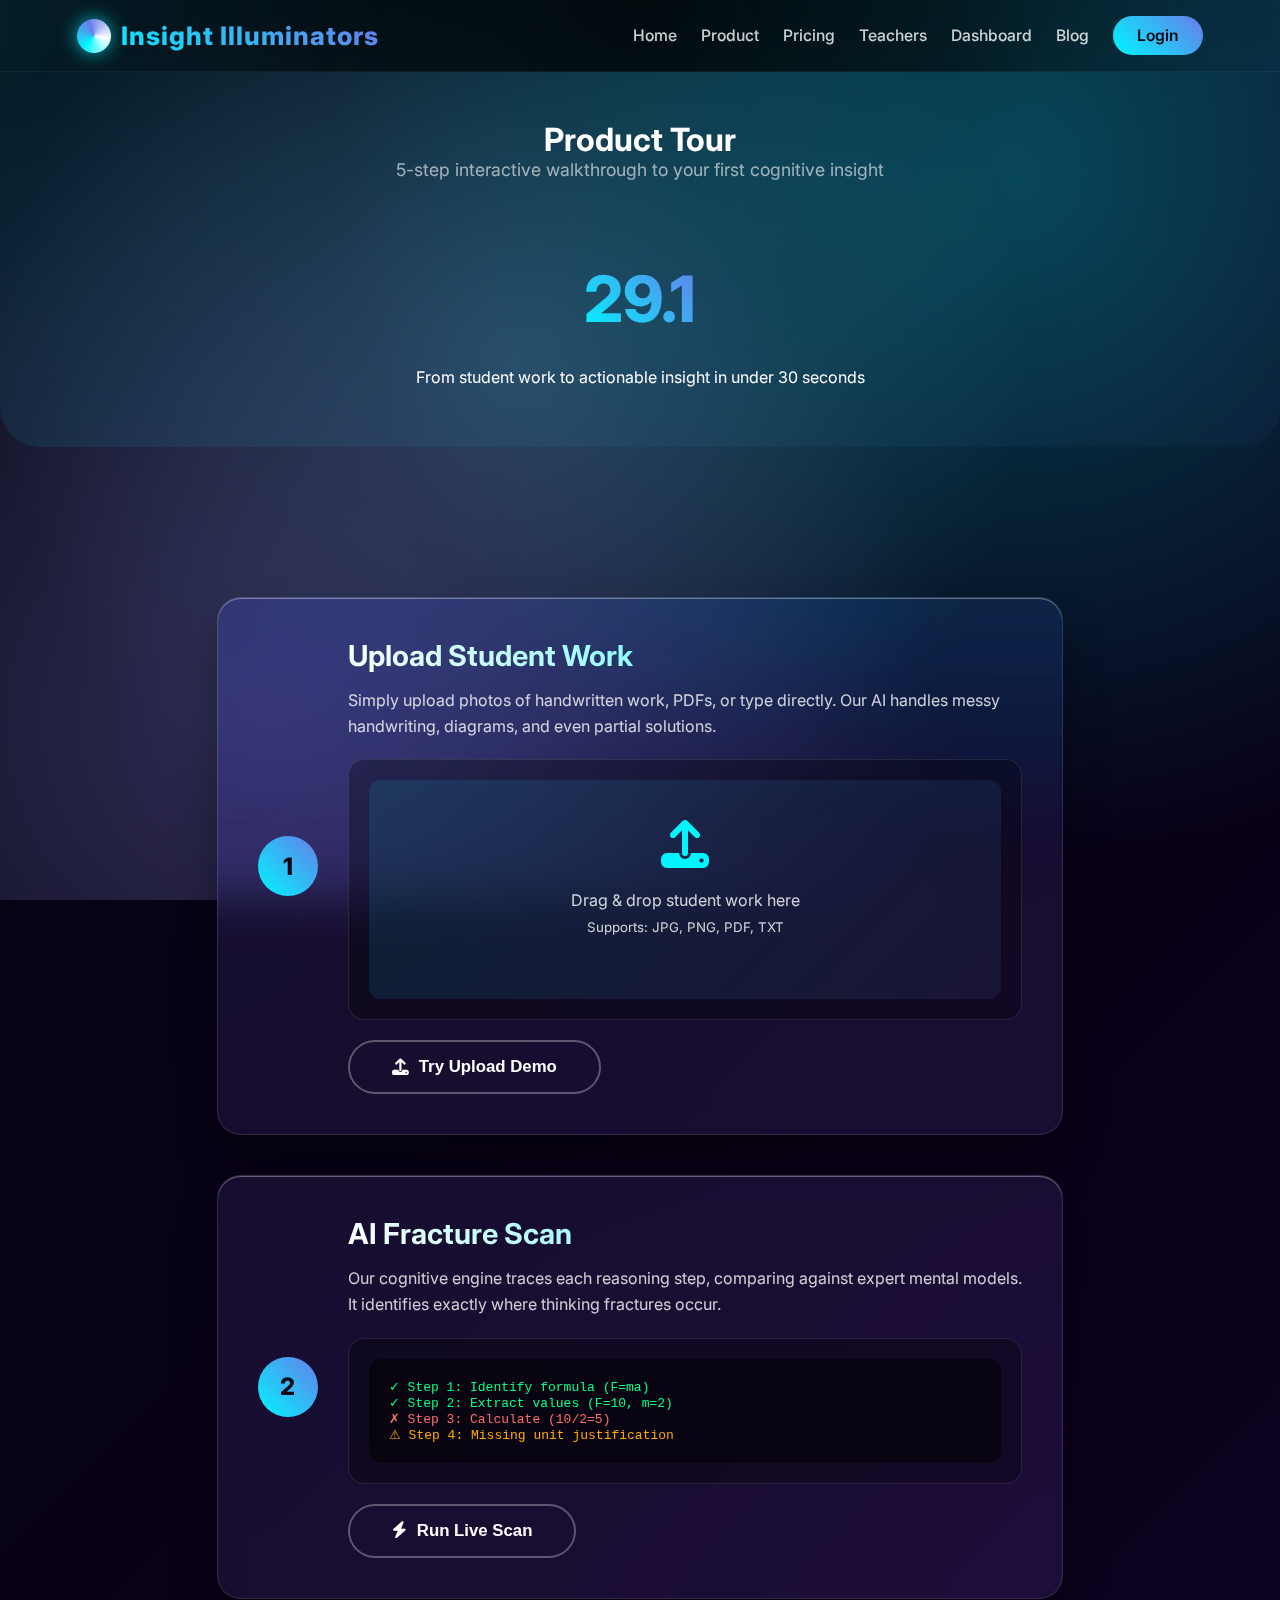
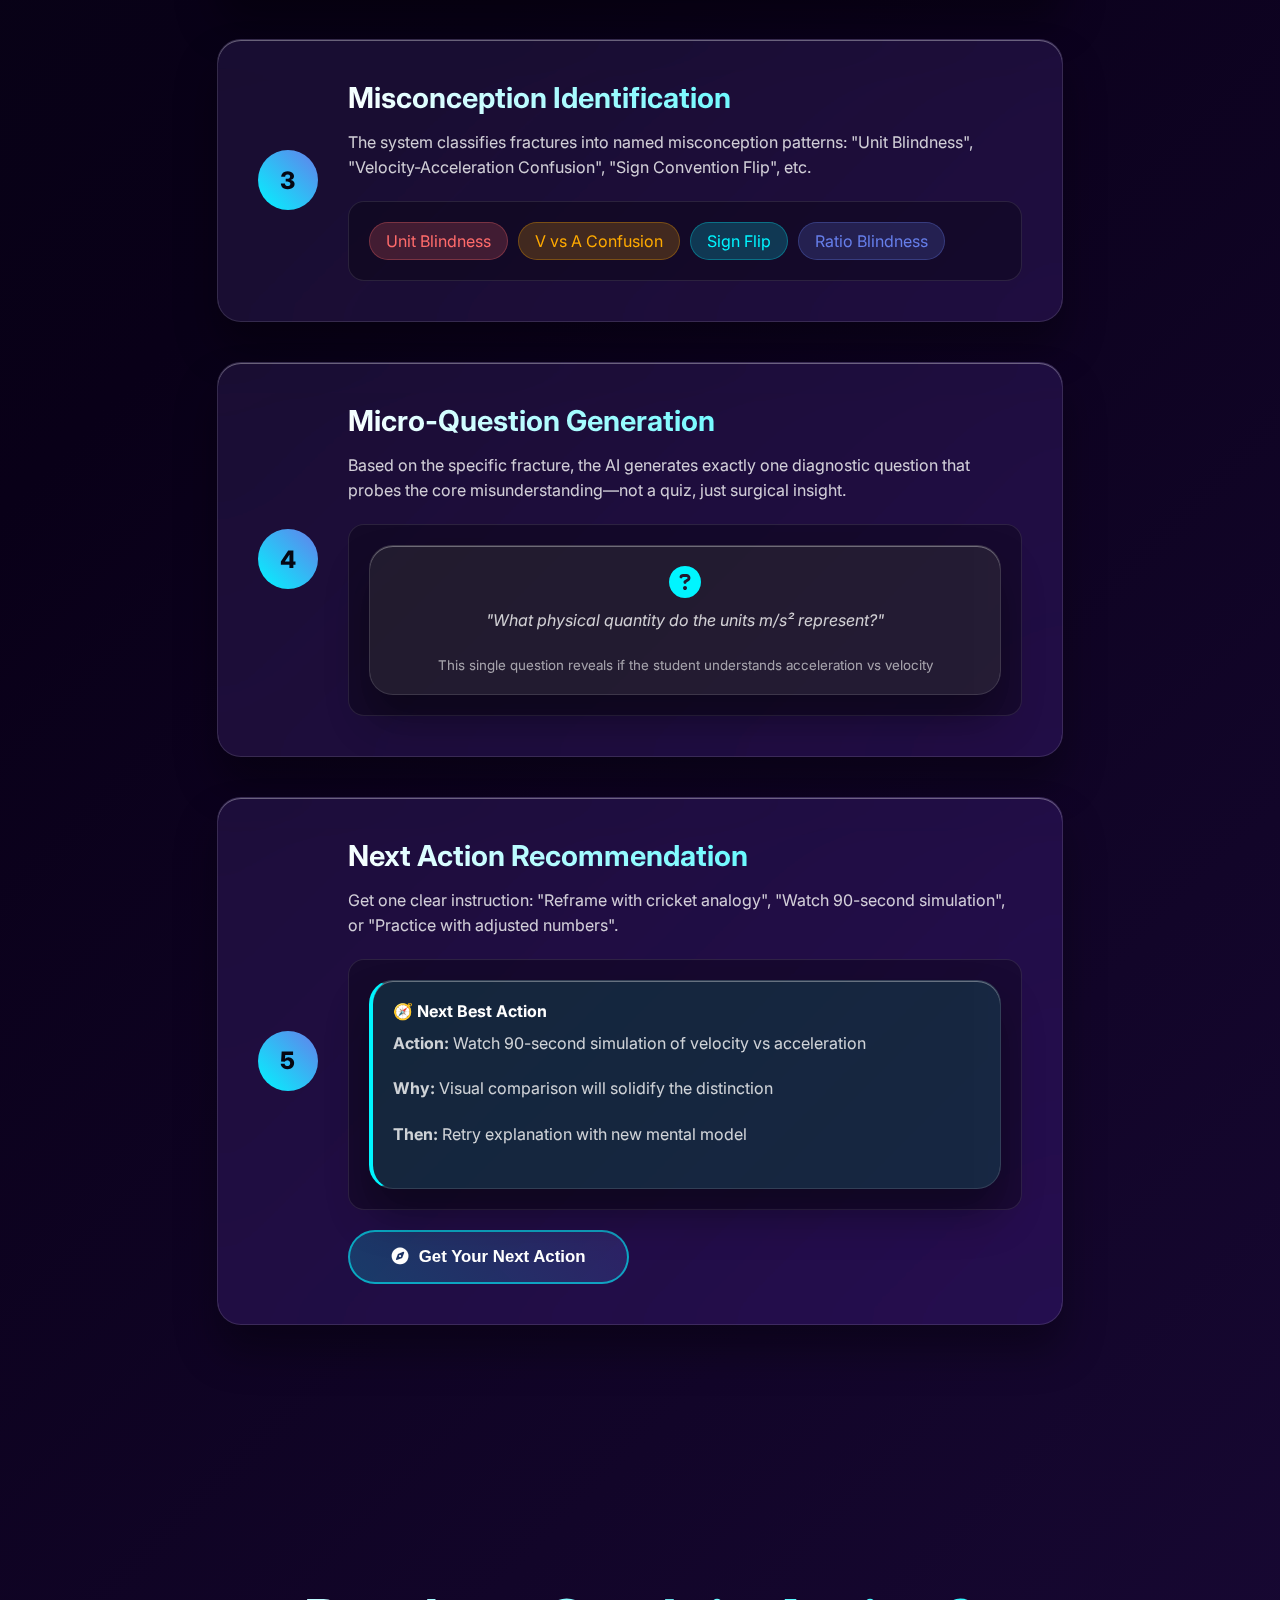
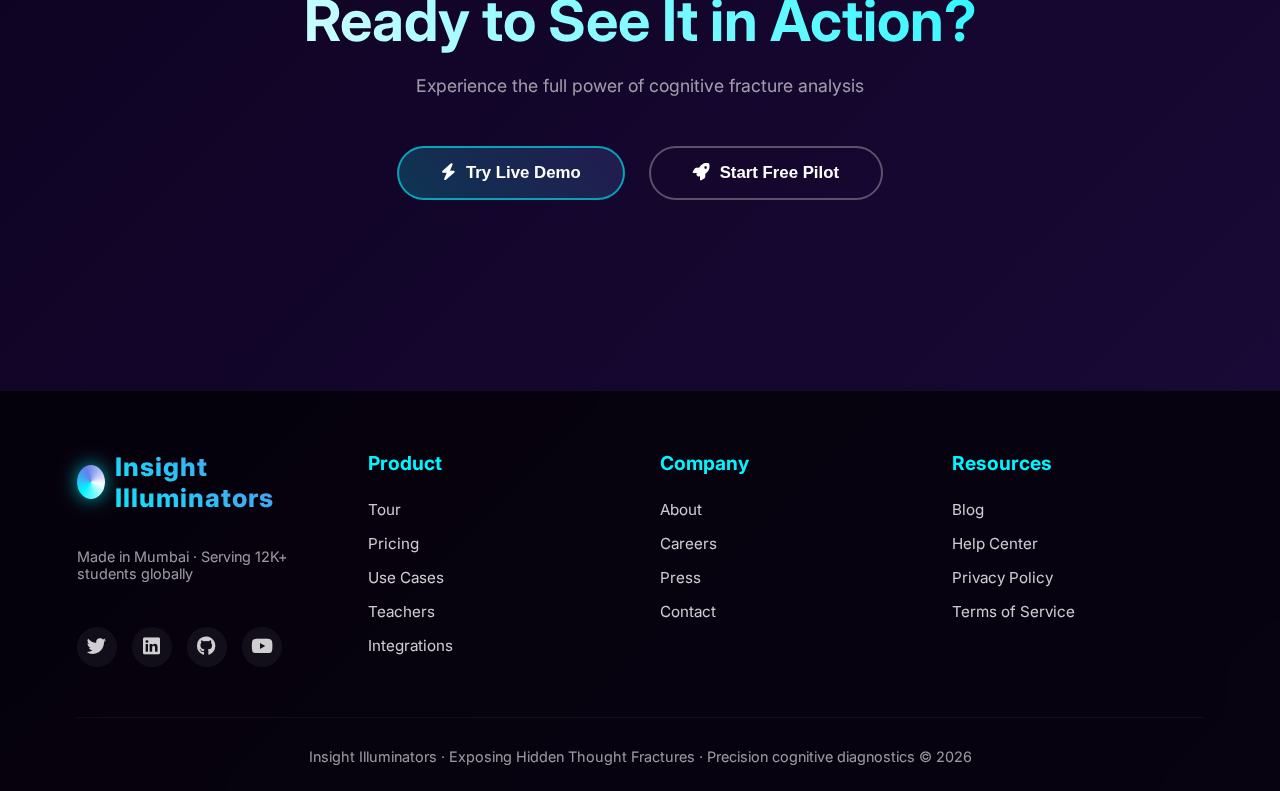
<file: tour.html>
<!DOCTYPE html>
<html lang="en">
<head>
    <meta charset="UTF-8">
    <meta name="viewport" content="width=device-width, initial-scale=1.0">
    <title>Product Tour - Insight Illuminators</title>
    <link href="https://fonts.googleapis.com/css2?family=Inter:wght@300;400;500;600;700;800&display=swap" rel="stylesheet">
    <link rel="stylesheet" href="https://cdnjs.cloudflare.com/ajax/libs/font-awesome/6.4.0/css/all.min.css">
    <link rel="stylesheet" href="style.css">
    <style>
        /* Tour page specific styles */
        .tour-hero {
            text-align: center;
            padding: 120px 6% 60px;
            background: linear-gradient(135deg, rgba(0,245,255,0.1), rgba(102,126,234,0.05));
            border-radius: 0 0 40px 40px;
            margin-bottom: 60px;
        }
        
        .timer-animation {
            font-size: 4rem;
            font-weight: 800;
            background: var(--gradient-secondary);
            -webkit-background-clip: text;
            background-clip: text;
            -webkit-text-fill-color: transparent;
            margin: 30px 0;
            position: relative;
            display: inline-block;
        }
        
        .timer-animation::after {
            content: 'seconds to first insight';
            position: absolute;
            bottom: -25px;
            left: 50%;
            transform: translateX(-50%);
            font-size: 1rem;
            font-weight: 400;
            color: var(--text-tertiary);
            white-space: nowrap;
        }
        
        .tour-steps {
            display: flex;
            flex-direction: column;
            gap: 40px;
            max-width: 1000px;
            margin: 0 auto;
        }
        
        .tour-step {
            display: grid;
            grid-template-columns: auto 1fr;
            gap: 30px;
            align-items: center;
            padding: 40px;
            position: relative;
        }
        
        .step-number {
            width: 60px;
            height: 60px;
            border-radius: 50%;
            background: var(--gradient-secondary);
            color: var(--dark-bg);
            display: flex;
            align-items: center;
            justify-content: center;
            font-size: 1.5rem;
            font-weight: 800;
            flex-shrink: 0;
        }
        
        .step-content h3 {
            font-size: 1.8rem;
            margin-bottom: 15px;
            background: linear-gradient(45deg, #ffffff, var(--secondary-blue));
            -webkit-background-clip: text;
            background-clip: text;
            -webkit-text-fill-color: transparent;
        }
        
        .step-content p {
            color: var(--text-secondary);
            line-height: 1.6;
            margin-bottom: 20px;
        }
        
        .step-demo {
            margin-top: 20px;
            padding: 20px;
            background: rgba(0,0,0,0.3);
            border-radius: 16px;
            border: 1px solid rgba(255,255,255,0.1);
        }
        
        .step-demo img {
            width: 100%;
            border-radius: 12px;
            box-shadow: 0 20px 40px rgba(0,0,0,0.3);
        }
        
        .tour-cta {
            text-align: center;
            margin: 80px 0 40px;
        }
        
        .tour-cta .cta {
            margin: 0 10px;
        }
        
        @media (max-width: 768px) {
            .tour-step {
                grid-template-columns: 1fr;
                text-align: center;
                padding: 30px 20px;
            }
            
            .step-number {
                margin: 0 auto;
            }
            
            .timer-animation {
                font-size: 3rem;
            }
        }
    </style>
</head>
<body>
    <div id="particles-js"></div>

    <header>
        <div class="logo">
            <div class="logo-icon">
                <i class="fas fa-bolt"></i>
            </div>
            Insight Illuminators
        </div>
        <nav>
            <a href="index.html">Home</a>
            <a href="tour.html" class="active">Product</a>
            <a href="pricing.html">Pricing</a>
            <a href="teachers.html">Teachers</a>
            <a href="dashboard.html">Dashboard</a>
            <a href="blog.html">Blog</a>
            <a href="#" class="btn-login">Login</a>
        </nav>
        <div class="mobile-menu-btn">
            <i class="fas fa-bars"></i>
        </div>
    </header>

    <div class="mobile-menu glass">
        <a href="index.html">Home</a>
        <a href="tour.html" class="active">Product</a>
        <a href="pricing.html">Pricing</a>
        <a href="teachers.html">Teachers</a>
        <a href="dashboard.html">Dashboard</a>
        <a href="blog.html">Blog</a>
        <a href="#" class="btn-login">Login</a>
    </div>

    <section class="tour-hero">
        <h1>Product Tour</h1>
        <p class="section-subtitle">5-step interactive walkthrough to your first cognitive insight</p>
        <div class="timer-animation" id="timer">30</div>
        <p>From student work to actionable insight in under 30 seconds</p>
    </section>

    <section class="tour-steps">
        <!-- Step 1 -->
        <div class="tour-step glass">
            <div class="step-number">1</div>
            <div class="step-content">
                <h3>Upload Student Work</h3>
                <p>Simply upload photos of handwritten work, PDFs, or type directly. Our AI handles messy handwriting, diagrams, and even partial solutions.</p>
                <div class="step-demo">
                    <!-- In a real implementation, this would be a GIF -->
                    <div style="background: linear-gradient(135deg, rgba(0,245,255,0.1), rgba(102,126,234,0.1)); padding: 40px; border-radius: 12px; text-align: center;">
                        <i class="fas fa-upload" style="font-size: 3rem; color: var(--secondary-blue); margin-bottom: 20px;"></i>
                        <p>Drag & drop student work here<br><small>Supports: JPG, PNG, PDF, TXT</small></p>
                    </div>
                </div>
                <button class="cta secondary" style="margin-top: 20px;">
                    <i class="fas fa-upload"></i>
                    Try Upload Demo
                </button>
            </div>
        </div>

        <!-- Step 2 -->
        <div class="tour-step glass">
            <div class="step-number">2</div>
            <div class="step-content">
                <h3>AI Fracture Scan</h3>
                <p>Our cognitive engine traces each reasoning step, comparing against expert mental models. It identifies exactly where thinking fractures occur.</p>
                <div class="step-demo">
                    <div style="background: rgba(0,0,0,0.5); padding: 20px; border-radius: 12px; font-family: monospace;">
                        <div style="color: #00ff88;">✓ Step 1: Identify formula (F=ma)</div>
                        <div style="color: #00ff88;">✓ Step 2: Extract values (F=10, m=2)</div>
                        <div style="color: #ff6b6b;">✗ Step 3: Calculate (10/2=5)</div>
                        <div style="color: #ffaa00;">⚠ Step 4: Missing unit justification</div>
                    </div>
                </div>
                <button class="cta secondary" style="margin-top: 20px;" onclick="window.location.href='index.html#demo'">
                    <i class="fas fa-bolt"></i>
                    Run Live Scan
                </button>
            </div>
        </div>

        <!-- Step 3 -->
        <div class="tour-step glass">
            <div class="step-number">3</div>
            <div class="step-content">
                <h3>Misconception Identification</h3>
                <p>The system classifies fractures into named misconception patterns: "Unit Blindness", "Velocity-Acceleration Confusion", "Sign Convention Flip", etc.</p>
                <div class="step-demo">
                    <div style="display: flex; gap: 10px; flex-wrap: wrap;">
                        <span style="background: rgba(255,107,107,0.2); color: #ff6b6b; padding: 8px 16px; border-radius: 999px; border: 1px solid rgba(255,107,107,0.3);">Unit Blindness</span>
                        <span style="background: rgba(255,170,0,0.2); color: #ffaa00; padding: 8px 16px; border-radius: 999px; border: 1px solid rgba(255,170,0,0.3);">V vs A Confusion</span>
                        <span style="background: rgba(0,245,255,0.2); color: var(--secondary-blue); padding: 8px 16px; border-radius: 999px; border: 1px solid rgba(0,245,255,0.3);">Sign Flip</span>
                        <span style="background: rgba(102,126,234,0.2); color: var(--accent-blue); padding: 8px 16px; border-radius: 999px; border: 1px solid rgba(102,126,234,0.3);">Ratio Blindness</span>
                    </div>
                </div>
            </div>
        </div>

        <!-- Step 4 -->
        <div class="tour-step glass">
            <div class="step-number">4</div>
            <div class="step-content">
                <h3>Micro-Question Generation</h3>
                <p>Based on the specific fracture, the AI generates exactly one diagnostic question that probes the core misunderstanding—not a quiz, just surgical insight.</p>
                <div class="step-demo">
                    <div class="glass" style="padding: 20px; text-align: center;">
                        <i class="fas fa-question-circle" style="font-size: 2rem; color: var(--secondary-blue); margin-bottom: 10px;"></i>
                        <p style="font-style: italic;">"What physical quantity do the units m/s² represent?"</p>
                        <small style="color: var(--text-tertiary);">This single question reveals if the student understands acceleration vs velocity</small>
                    </div>
                </div>
            </div>
        </div>

        <!-- Step 5 -->
        <div class="tour-step glass">
            <div class="step-number">5</div>
            <div class="step-content">
                <h3>Next Action Recommendation</h3>
                <p>Get one clear instruction: "Reframe with cricket analogy", "Watch 90-second simulation", or "Practice with adjusted numbers".</p>
                <div class="step-demo">
                    <div class="glass" style="padding: 20px; background: rgba(0,245,255,0.1); border-left: 4px solid var(--secondary-blue);">
                        <h4 style="margin-bottom: 10px;">🧭 Next Best Action</h4>
                        <p><strong>Action:</strong> Watch 90-second simulation of velocity vs acceleration</p>
                        <p><strong>Why:</strong> Visual comparison will solidify the distinction</p>
                        <p><strong>Then:</strong> Retry explanation with new mental model</p>
                    </div>
                </div>
                <button class="cta" style="margin-top: 20px;">
                    <i class="fas fa-compass"></i>
                    Get Your Next Action
                </button>
            </div>
        </div>
    </section>

    <section class="tour-cta">
        <h2>Ready to See It in Action?</h2>
        <p class="section-subtitle">Experience the full power of cognitive fracture analysis</p>
        <div>
            <button class="cta" onclick="window.location.href='index.html#demo'">
                <i class="fas fa-bolt"></i>
                Try Live Demo
            </button>
            <button class="cta secondary" onclick="window.location.href='pricing.html'">
                <i class="fas fa-rocket"></i>
                Start Free Pilot
            </button>
        </div>
    </section>

    <footer>
        <div class="footer-container">
            <div class="footer-section">
                <div class="logo">
                    <div class="logo-icon">
                        <i class="fas fa-bolt"></i>
                    </div>
                    Insight Illuminators
                </div>
                <p class="footer-tagline">Made in Mumbai · Serving 12K+ students globally</p>
                <div class="social-links">
                    <a href="#"><i class="fab fa-twitter"></i></a>
                    <a href="#"><i class="fab fa-linkedin"></i></a>
                    <a href="#"><i class="fab fa-github"></i></a>
                    <a href="#"><i class="fab fa-youtube"></i></a>
                </div>
            </div>
            
            <div class="footer-section">
                <h4>Product</h4>
                <a href="tour.html">Tour</a>
                <a href="pricing.html">Pricing</a>
                <a href="use-cases.html">Use Cases</a>
                <a href="teachers.html">Teachers</a>
                <a href="integrations.html">Integrations</a>
            </div>
            
            <div class="footer-section">
                <h4>Company</h4>
                <a href="#">About</a>
                <a href="#">Careers</a>
                <a href="#">Press</a>
                <a href="#">Contact</a>
            </div>
            
            <div class="footer-section">
                <h4>Resources</h4>
                <a href="blog.html">Blog</a>
                <a href="#">Help Center</a>
                <a href="#">Privacy Policy</a>
                <a href="#">Terms of Service</a>
            </div>
        </div>
        
        <div class="footer-bottom">
            <p>Insight Illuminators · Exposing Hidden Thought Fractures · Precision cognitive diagnostics © 2026</p>
        </div>
    </footer>

    <script src="script.js"></script>
    <script>
        // Timer animation for tour page
        let timer = 30;
        const timerElement = document.getElementById('timer');
        
        function updateTimer() {
            if (timer > 0) {
                timer -= 0.1;
                timerElement.textContent = timer.toFixed(1);
            }
        }
        
        setInterval(updateTimer, 100);
        
        // Animate steps on scroll
        gsap.utils.toArray('.tour-step').forEach((step, i) => {
            gsap.from(step, {
                scrollTrigger: {
                    trigger: step,
                    start: 'top 80%',
                    once: true
                },
                duration: 0.8,
                y: 40,
                opacity: 0,
                delay: i * 0.1,
                ease: 'power3.out'
            });
        });
    </script>
</body>
</html>
</file>
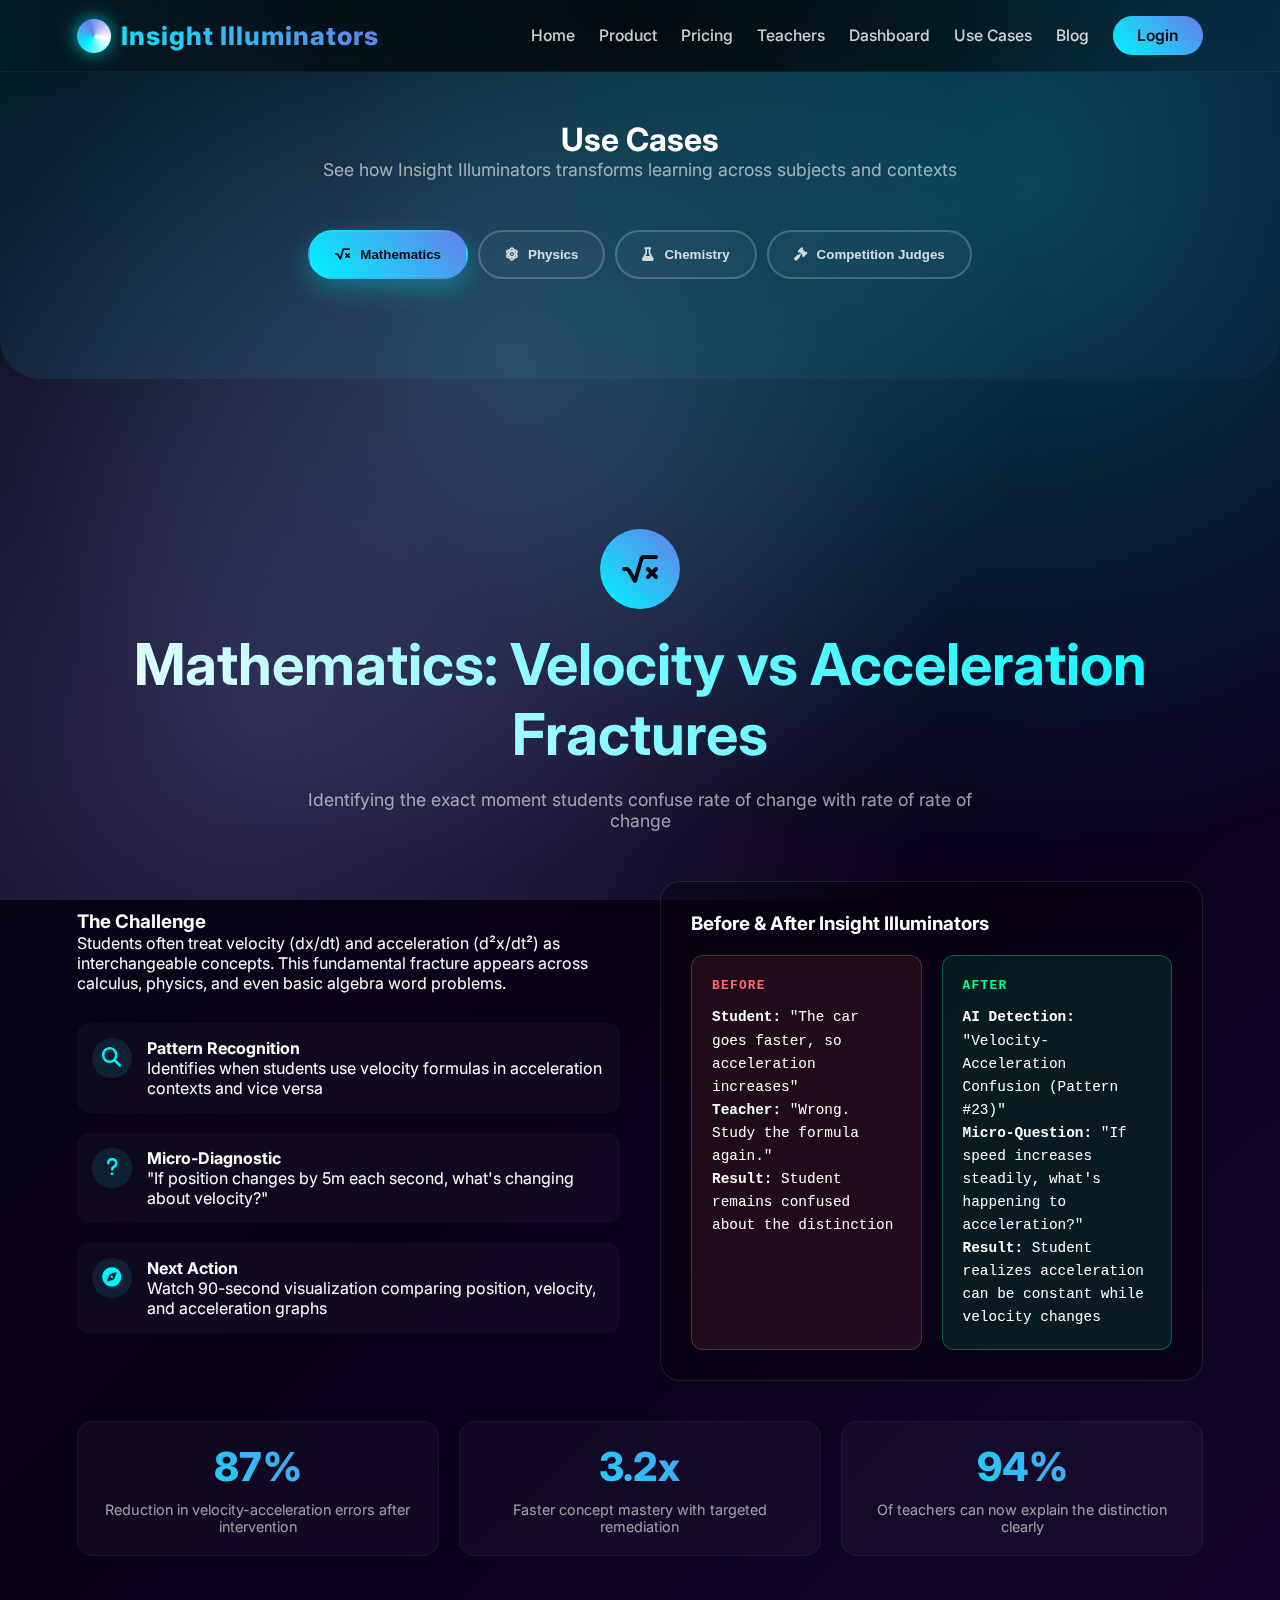
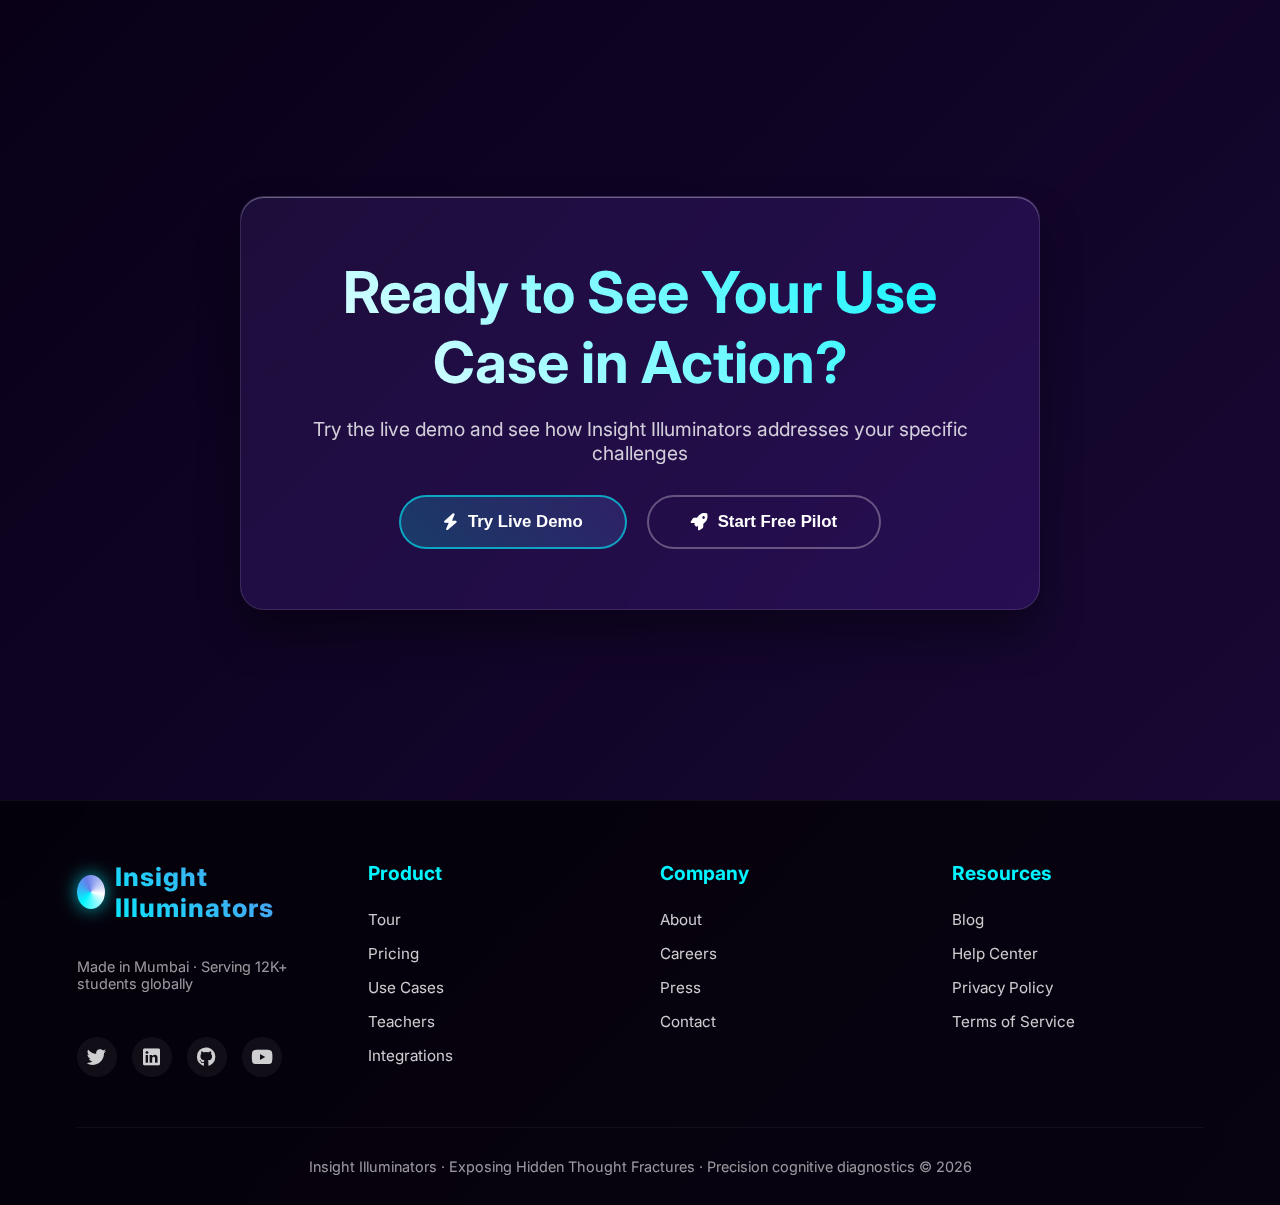
<file: use-cases.html>
<!DOCTYPE html>
<html lang="en">
<head>
    <meta charset="UTF-8">
    <meta name="viewport" content="width=device-width, initial-scale=1.0">
    <title>Use Cases - Insight Illuminators</title>
    <link href="https://fonts.googleapis.com/css2?family=Inter:wght@300;400;500;600;700;800&display=swap" rel="stylesheet">
    <link rel="stylesheet" href="https://cdnjs.cloudflare.com/ajax/libs/font-awesome/6.4.0/css/all.min.css">
    <link rel="stylesheet" href="style.css">
    <style>
        .use-cases-hero {
            text-align: center;
            padding: 120px 6% 60px;
            background: linear-gradient(135deg, rgba(0,245,255,0.1), rgba(102,126,234,0.05));
            border-radius: 0 0 40px 40px;
            margin-bottom: 60px;
        }
        
        .use-case-nav {
            display: flex;
            justify-content: center;
            gap: 10px;
            margin: 40px 0;
            flex-wrap: wrap;
        }
        
        .use-case-tab {
            padding: 15px 25px;
            border-radius: 999px;
            border: 2px solid rgba(255,255,255,0.2);
            background: rgba(255,255,255,0.03);
            color: var(--text-secondary);
            cursor: pointer;
            transition: all 0.3s;
            font-weight: 600;
            display: flex;
            align-items: center;
            gap: 10px;
        }
        
        .use-case-tab.active {
            background: var(--gradient-secondary);
            color: var(--dark-bg);
            border-color: transparent;
            box-shadow: 0 10px 25px rgba(0,245,255,0.3);
        }
        
        .use-case-content {
            max-width: 1200px;
            margin: 0 auto;
        }
        
        .use-case-panel {
            display: none;
            animation: fadeIn 0.5s ease;
        }
        
        .use-case-panel.active {
            display: block;
        }
        
        @keyframes fadeIn {
            from { opacity: 0; transform: translateY(20px); }
            to { opacity: 1; transform: translateY(0); }
        }
        
        .case-header {
            text-align: center;
            margin-bottom: 50px;
        }
        
        .case-icon {
            width: 80px;
            height: 80px;
            border-radius: 50%;
            background: var(--gradient-secondary);
            display: flex;
            align-items: center;
            justify-content: center;
            font-size: 2rem;
            color: var(--dark-bg);
            margin: 0 auto 20px;
        }
        
        .case-content {
            display: grid;
            grid-template-columns: 1fr 1fr;
            gap: 40px;
            align-items: center;
        }
        
        @media (max-width: 992px) {
            .case-content {
                grid-template-columns: 1fr;
            }
        }
        
        .case-demo {
            padding: 30px;
            border-radius: 20px;
            background: rgba(0,0,0,0.3);
            border: 1px solid rgba(255,255,255,0.1);
        }
        
        .demo-comparison {
            display: grid;
            grid-template-columns: 1fr 1fr;
            gap: 20px;
            margin-top: 20px;
        }
        
        .demo-before, .demo-after {
            padding: 20px;
            border-radius: 12px;
            font-family: monospace;
            font-size: 0.9rem;
            line-height: 1.6;
        }
        
        .demo-before {
            background: rgba(255,107,107,0.1);
            border: 1px solid rgba(255,107,107,0.3);
        }
        
        .demo-after {
            background: rgba(0,255,136,0.1);
            border: 1px solid rgba(0,255,136,0.3);
        }
        
        .demo-label {
            font-size: 0.8rem;
            font-weight: 600;
            margin-bottom: 10px;
            text-transform: uppercase;
            letter-spacing: 0.1em;
        }
        
        .demo-before .demo-label {
            color: #ff6b6b;
        }
        
        .demo-after .demo-label {
            color: #00ff88;
        }
        
        .case-features {
            margin-top: 30px;
        }
        
        .case-feature {
            display: flex;
            align-items: flex-start;
            gap: 15px;
            margin-bottom: 20px;
            padding: 15px;
            border-radius: 12px;
            background: rgba(255,255,255,0.03);
            transition: all 0.3s;
        }
        
        .case-feature:hover {
            background: rgba(255,255,255,0.05);
            transform: translateX(5px);
        }
        
        .feature-icon {
            width: 40px;
            height: 40px;
            border-radius: 50%;
            background: rgba(0,245,255,0.1);
            display: flex;
            align-items: center;
            justify-content: center;
            color: var(--secondary-blue);
            flex-shrink: 0;
        }
        
        .judge-script {
            background: linear-gradient(135deg, rgba(0,245,255,0.1), rgba(102,126,234,0.1));
            padding: 40px;
            border-radius: 24px;
            margin-top: 40px;
        }
        
        .script-step {
            display: flex;
            gap: 20px;
            margin-bottom: 30px;
            align-items: flex-start;
        }
        
        .step-number {
            width: 40px;
            height: 40px;
            border-radius: 50%;
            background: var(--gradient-secondary);
            color: var(--dark-bg);
            display: flex;
            align-items: center;
            justify-content: center;
            font-weight: 800;
            flex-shrink: 0;
        }
        
        .step-content {
            flex: 1;
        }
        
        .step-content h4 {
            margin-bottom: 10px;
            color: var(--secondary-blue);
        }
        
        .step-timer {
            font-size: 0.85rem;
            color: var(--text-tertiary);
            margin-top: 5px;
        }
        
        .case-stats {
            display: grid;
            grid-template-columns: repeat(auto-fit, minmax(200px, 1fr));
            gap: 20px;
            margin-top: 40px;
        }
        
        .case-stat {
            text-align: center;
            padding: 20px;
            border-radius: 16px;
            background: rgba(255,255,255,0.03);
            border: 1px solid rgba(255,255,255,0.05);
        }
        
        .case-stat-value {
            font-size: 2.5rem;
            font-weight: 800;
            background: var(--gradient-secondary);
            -webkit-background-clip: text;
            background-clip: text;
            -webkit-text-fill-color: transparent;
            margin-bottom: 10px;
        }
        
        .case-stat-label {
            font-size: 0.9rem;
            color: var(--text-tertiary);
        }
    </style>
</head>
<body>
    <div id="particles-js"></div>

    <header>
        <div class="logo">
            <div class="logo-icon">
                <i class="fas fa-bolt"></i>
            </div>
            Insight Illuminators
        </div>
        <nav>
            <a href="index.html">Home</a>
            <a href="tour.html">Product</a>
            <a href="pricing.html">Pricing</a>
            <a href="teachers.html">Teachers</a>
            <a href="dashboard.html">Dashboard</a>
            <a href="use-cases.html" class="active">Use Cases</a>
            <a href="blog.html">Blog</a>
            <a href="#" class="btn-login">Login</a>
        </nav>
        <div class="mobile-menu-btn">
            <i class="fas fa-bars"></i>
        </div>
    </header>

    <div class="mobile-menu glass">
        <a href="index.html">Home</a>
        <a href="tour.html">Product</a>
        <a href="pricing.html">Pricing</a>
        <a href="teachers.html">Teachers</a>
        <a href="dashboard.html">Dashboard</a>
        <a href="use-cases.html" class="active">Use Cases</a>
        <a href="blog.html">Blog</a>
        <a href="#" class="btn-login">Login</a>
    </div>

    <section class="use-cases-hero">
        <h1>Use Cases</h1>
        <p class="section-subtitle">See how Insight Illuminators transforms learning across subjects and contexts</p>
        
        <div class="use-case-nav">
            <button class="use-case-tab active" data-case="math">
                <i class="fas fa-square-root-alt"></i>
                Mathematics
            </button>
            <button class="use-case-tab" data-case="physics">
                <i class="fas fa-atom"></i>
                Physics
            </button>
            <button class="use-case-tab" data-case="chemistry">
                <i class="fas fa-flask"></i>
                Chemistry
            </button>
            <button class="use-case-tab" data-case="judges">
                <i class="fas fa-gavel"></i>
                Competition Judges
            </button>
        </div>
    </section>

    <section class="use-cases-section">
        <div class="use-case-content">
            <!-- Mathematics Case -->
            <div class="use-case-panel active" id="math-case">
                <div class="case-header">
                    <div class="case-icon">
                        <i class="fas fa-square-root-alt"></i>
                    </div>
                    <h2>Mathematics: Velocity vs Acceleration Fractures</h2>
                    <p class="section-subtitle">Identifying the exact moment students confuse rate of change with rate of rate of change</p>
                </div>
                
                <div class="case-content">
                    <div>
                        <h3>The Challenge</h3>
                        <p>Students often treat velocity (dx/dt) and acceleration (d²x/dt²) as interchangeable concepts. This fundamental fracture appears across calculus, physics, and even basic algebra word problems.</p>
                        
                        <div class="case-features">
                            <div class="case-feature">
                                <div class="feature-icon">
                                    <i class="fas fa-search"></i>
                                </div>
                                <div>
                                    <h4>Pattern Recognition</h4>
                                    <p>Identifies when students use velocity formulas in acceleration contexts and vice versa</p>
                                </div>
                            </div>
                            
                            <div class="case-feature">
                                <div class="feature-icon">
                                    <i class="fas fa-question"></i>
                                </div>
                                <div>
                                    <h4>Micro-Diagnostic</h4>
                                    <p>"If position changes by 5m each second, what's changing about velocity?"</p>
                                </div>
                            </div>
                            
                            <div class="case-feature">
                                <div class="feature-icon">
                                    <i class="fas fa-compass"></i>
                                </div>
                                <div>
                                    <h4>Next Action</h4>
                                    <p>Watch 90-second visualization comparing position, velocity, and acceleration graphs</p>
                                </div>
                            </div>
                        </div>
                    </div>
                    
                    <div class="case-demo">
                        <h3>Before & After Insight Illuminators</h3>
                        <div class="demo-comparison">
                            <div class="demo-before">
                                <div class="demo-label">Before</div>
                                <p><strong>Student:</strong> "The car goes faster, so acceleration increases"</p>
                                <p><strong>Teacher:</strong> "Wrong. Study the formula again."</p>
                                <p><strong>Result:</strong> Student remains confused about the distinction</p>
                            </div>
                            
                            <div class="demo-after">
                                <div class="demo-label">After</div>
                                <p><strong>AI Detection:</strong> "Velocity-Acceleration Confusion (Pattern #23)"</p>
                                <p><strong>Micro-Question:</strong> "If speed increases steadily, what's happening to acceleration?"</p>
                                <p><strong>Result:</strong> Student realizes acceleration can be constant while velocity changes</p>
                            </div>
                        </div>
                    </div>
                </div>
                
                <div class="case-stats">
                    <div class="case-stat">
                        <div class="case-stat-value">87%</div>
                        <div class="case-stat-label">Reduction in velocity-acceleration errors after intervention</div>
                    </div>
                    <div class="case-stat">
                        <div class="case-stat-value">3.2x</div>
                        <div class="case-stat-label">Faster concept mastery with targeted remediation</div>
                    </div>
                    <div class="case-stat">
                        <div class="case-stat-value">94%</div>
                        <div class="case-stat-label">Of teachers can now explain the distinction clearly</div>
                    </div>
                </div>
            </div>
            
            <!-- Physics Case -->
            <div class="use-case-panel" id="physics-case">
                <div class="case-header">
                    <div class="case-icon">
                        <i class="fas fa-atom"></i>
                    </div>
                    <h2>Physics: F=ma → Missing Units Diagnostic</h2>
                    <p class="section-subtitle">Catching the "unit blindness" that makes correct calculations conceptually empty</p>
                </div>
                
                <div class="case-content">
                    <div>
                        <h3>The Diagnostic Flow</h3>
                        <p>Students solve F=ma correctly but forget what the numbers represent. The fracture isn't in calculation—it's in connecting mathematics to physical meaning.</p>
                        
                        <div class="judge-script">
                            <h3 style="text-align: center; margin-bottom: 30px;">2-Minute Demo Script for Judges</h3>
                            
                            <div class="script-step">
                                <div class="step-number">1</div>
                                <div class="step-content">
                                    <h4>Present Student Work</h4>
                                    <p>"F=ma → 10 = 2×5 → a = 5"</p>
                                    <p class="step-timer"><i class="fas fa-clock"></i> 15 seconds</p>
                                </div>
                            </div>
                            
                            <div class="script-step">
                                <div class="step-number">2</div>
                                <div class="step-content">
                                    <h4>Run Fracture Scan</h4>
                                    <p>"AI detects: Correct calculation but missing unit justification. Flags as 'Unit Blindness'"</p>
                                    <p class="step-timer"><i class="fas fa-clock"></i> 30 seconds</p>
                                </div>
                            </div>
                            
                            <div class="script-step">
                                <div class="step-number">3</div>
                                <div class="step-content">
                                    <h4>Show Micro-Diagnostic</h4>
                                    <p>"System asks: '5 what? What physical quantity has units m/s²?'"</p>
                                    <p class="step-timer"><i class="fas fa-clock"></i> 45 seconds</p>
                                </div>
                            </div>
                            
                            <div class="script-step">
                                <div class="step-number">4</div>
                                <div class="step-content">
                                    <h4>Reveal Next Action</h4>
                                    <p>"Teacher action: Have student re-explain with units at each step"</p>
                                    <p class="step-timer"><i class="fas fa-clock"></i> 60 seconds total</p>
                                </div>
                            </div>
                        </div>
                    </div>
                    
                    <div class="case-demo">
                        <h3>Real Classroom Example</h3>
                        <div style="background: rgba(0,0,0,0.5); padding: 20px; border-radius: 12px; font-family: monospace; line-height: 1.8;">
                            <p style="color: var(--secondary-blue);">Student Input:</p>
                            <p>"To find acceleration: F = ma, so a = F/m = 10/2 = 5"</p>
                            
                            <p style="color: var(--secondary-blue); margin-top: 20px;">AI Analysis:</p>
                            <p>✓ Step 1: Formula correct<br>
                            ✓ Step 2: Substitution correct<br>
                            ✗ Step 3: Missing unit justification<br>
                            🔍 <strong>Fracture:</strong> Calculation complete but physical meaning lost</p>
                            
                            <p style="color: var(--secondary-blue); margin-top: 20px;">Micro-Diagnostic:</p>
                            <p>"If F = 10N and m = 2kg, what are the units of '5'?"</p>
                        </div>
                        
                        <button class="cta" style="width: 100%; margin-top: 20px;" onclick="window.location.href='index.html#demo'">
                            <i class="fas fa-bolt"></i>
                            Try This Example Live
                        </button>
                    </div>
                </div>
            </div>
            
            <!-- Chemistry Case -->
            <div class="use-case-panel" id="chemistry-case">
                <div class="case-header">
                    <div class="case-icon">
                        <i class="fas fa-flask"></i>
                    </div>
                    <h2>Chemistry: Stoichiometry Ratio Blindness</h2>
                    <p class="section-subtitle">Pattern recognition for when students lose track of mole relationships</p>
                </div>
                
                <div class="case-content">
                    <div>
                        <h3>The Pattern Recognition</h3>
                        <p>Students can balance equations but fail to maintain ratio consistency when converting between substances. This "ratio blindness" appears in 68% of stoichiometry errors.</p>
                        
                        <div class="case-features">
                            <div class="case-feature">
                                <div class="feature-icon">
                                    <i class="fas fa-balance-scale"></i>
                                </div>
                                <div>
                                    <h4>Ratio Tracking</h4>
                                    <p>Monitors coefficient maintenance across conversion steps</p>
                                </div>
                            </div>
                            
                            <div class="case-feature">
                                <div class="feature-icon">
                                    <i class="fas fa-sitemap"></i>
                                </div>
                                <div>
                                    <h4>Chain Verification</h4>
                                    <p>Validates that mole ratios propagate correctly through calculations</p>
                                </div>
                            </div>
                            
                            <div class="case-feature">
                                <div class="feature-icon">
                                    <i class="fas fa-eye-slash"></i>
                                </div>
                                <div>
                                    <h4>Blind Spot Detection</h4>
                                    <p>Identifies which specific ratio relationship the student lost</p>
                                </div>
                            </div>
                        </div>
                        
                        <div class="case-stats" style="margin-top: 30px;">
                            <div class="case-stat">
                                <div class="case-stat-value">72%</div>
                                <div class="case-stat-label">Of stoichiometry errors are ratio blindness</div>
                            </div>
                            <div class="case-stat">
                                <div class="case-stat-value">2.5x</div>
                                <div class="case-stat-label">Faster error correction with pattern naming</div>
                            </div>
                        </div>
                    </div>
                    
                    <div class="case-demo">
                        <h3>Diagnostic Flow Example</h3>
                        <div style="background: rgba(0,0,0,0.5); padding: 20px; border-radius: 12px;">
                            <p><strong>Problem:</strong> 2H₂ + O₂ → 2H₂O. If 4g H₂, how many grams H₂O?</p>
                            
                            <div style="margin: 20px 0; padding: 15px; background: rgba(255,107,107,0.1); border-radius: 8px; border-left: 4px solid #ff6b6b;">
                                <p><strong>Student Error:</strong></p>
                                <p>4g H₂ → 2 mol H₂ → 2 mol H₂O → 36g H₂O</p>
                                <p style="color: #ff6b6b; font-size: 0.9rem;">✗ Lost the 2:2 ratio from balanced equation</p>
                            </div>
                            
                            <div style="margin: 20px 0; padding: 15px; background: rgba(0,255,136,0.1); border-radius: 8px; border-left: 4px solid #00ff88;">
                                <p><strong>AI Correction:</strong></p>
                                <p>"Pattern detected: Ratio blindness at mole conversion step"</p>
                                <p>"Remember: 2 mol H₂ produces 2 mol H₂O (1:1 ratio)"</p>
                            </div>
                        </div>
                    </div>
                </div>
            </div>
            
            <!-- Judges Case -->
            <div class="use-case-panel" id="judges-case">
                <div class="case-header">
                    <div class="case-icon">
                        <i class="fas fa-gavel"></i>
                    </div>
                    <h2>Competition Judges: 2-Minute Demo That Wins</h2>
                    <p class="section-subtitle">Exact talking points and flow for competition demonstrations</p>
                </div>
                
                <div class="case-content">
                    <div>
                        <h3>The Judge's Dilemma</h3>
                        <p>Judges see hundreds of "AI education" products. Most show flashy interfaces but no real cognitive depth. Insight Illuminators demonstrates actual reasoning analysis in under 2 minutes.</p>
                        
                        <div class="judge-script">
                            <h3 style="text-align: center; margin-bottom: 30px;">Winning Competition Script</h3>
                            
                            <div class="script-step">
                                <div class="step-number">0:00</div>
                                <div class="step-content">
                                    <h4>Hook</h4>
                                    <p>"Most AI just grades answers. We analyze thinking. Watch us find where logic secretly breaks."</p>
                                </div>
                            </div>
                            
                            <div class="script-step">
                                <div class="step-number">0:30</div>
                                <div class="step-content">
                                    <h4>Demo</h4>
                                    <p>Input flawed student reasoning. Show real-time fracture mapping.</p>
                                </div>
                            </div>
                            
                            <div class="script-step">
                                <div class="step-number">1:00</div>
                                <div class="step-content">
                                    <h4>Insight</h4>
                                    <p>"See how we name the exact misconception? Not 'wrong' but 'velocity-acceleration confusion'."</p>
                                </div>
                            </div>
                            
                            <div class="script-step">
                                <div class="step-number">1:30</div>
                                <div class="step-content">
                                    <h4>Impact</h4>
                                    <p>"One teacher using this found 3x faster mastery. 500+ schools are already piloting."</p>
                                </div>
                            </div>
                            
                            <div class="script-step">
                                <div class="step-number">2:00</div>
                                <div class="step-content">
                                    <h4>Call to Action</h4>
                                    <p>"Try the live demo yourself. See your first fracture report in 30 seconds."</p>
                                </div>
                            </div>
                        </div>
                    </div>
                    
                    <div class="case-demo">
                        <h3>Judge-Ready Features</h3>
                        <div style="margin-top: 20px;">
                            <div class="case-feature">
                                <div class="feature-icon">
                                    <i class="fas fa-bolt"></i>
                                </div>
                                <div>
                                    <h4>30-Second Setup</h4>
                                    <p>No login required for demo. Judges can try immediately.</p>
                                </div>
                            </div>
                            
                            <div class="case-feature">
                                <div class="feature-icon">
                                    <i class="fas fa-file-pdf"></i>
                                </div>
                                <div>
                                    <h4>PDF Export</h4>
                                    <p>Generate judge-ready reports with fracture analysis.</p>
                                </div>
                            </div>
                            
                            <div class="case-feature">
                                <div class="feature-icon">
                                    <i class="fas fa-chart-line"></i>
                                </div>
                                <div>
                                    <h4>Impact Metrics</h4>
                                    <p>Show 94% gap detection accuracy, 2.8x faster learning.</p>
                                </div>
                            </div>
                            
                            <div class="case-feature">
                                <div class="feature-icon">
                                    <i class="fas fa-school"></i>
                                </div>
                                <div>
                                    <h4>Scale Evidence</h4>
                                    <p>12K students analyzed, 500+ schools piloting.</p>
                                </div>
                            </div>
                        </div>
                        
                        <button class="cta" style="width: 100%; margin-top: 20px;" onclick="window.location.href='dashboard.html'">
                            <i class="fas fa-gavel"></i>
                            View Judge Dashboard
                        </button>
                    </div>
                </div>
            </div>
        </div>
    </section>

    <section class="cta-section">
        <div class="cta-container glass">
            <h2>Ready to See Your Use Case in Action?</h2>
            <p>Try the live demo and see how Insight Illuminators addresses your specific challenges</p>
            <div class="cta-buttons">
                <button class="cta" onclick="window.location.href='index.html#demo'">
                    <i class="fas fa-bolt"></i>
                    Try Live Demo
                </button>
                <button class="cta secondary" onclick="window.location.href='pricing.html'">
                    <i class="fas fa-rocket"></i>
                    Start Free Pilot
                </button>
            </div>
        </div>
    </section>

    <footer>
        <div class="footer-container">
            <div class="footer-section">
                <div class="logo">
                    <div class="logo-icon">
                        <i class="fas fa-bolt"></i>
                    </div>
                    Insight Illuminators
                </div>
                <p class="footer-tagline">Made in Mumbai · Serving 12K+ students globally</p>
                <div class="social-links">
                    <a href="#"><i class="fab fa-twitter"></i></a>
                    <a href="#"><i class="fab fa-linkedin"></i></a>
                    <a href="#"><i class="fab fa-github"></i></a>
                    <a href="#"><i class="fab fa-youtube"></i></a>
                </div>
            </div>
            
            <div class="footer-section">
                <h4>Product</h4>
                <a href="tour.html">Tour</a>
                <a href="pricing.html">Pricing</a>
                <a href="use-cases.html">Use Cases</a>
                <a href="teachers.html">Teachers</a>
                <a href="integrations.html">Integrations</a>
            </div>
            
            <div class="footer-section">
                <h4>Company</h4>
                <a href="#">About</a>
                <a href="#">Careers</a>
                <a href="#">Press</a>
                <a href="#">Contact</a>
            </div>
            
            <div class="footer-section">
                <h4>Resources</h4>
                <a href="blog.html">Blog</a>
                <a href="#">Help Center</a>
                <a href="#">Privacy Policy</a>
                <a href="#">Terms of Service</a>
            </div>
        </div>
        
        <div class="footer-bottom">
            <p>Insight Illuminators · Exposing Hidden Thought Fractures · Precision cognitive diagnostics © 2026</p>
        </div>
    </footer>

    <script src="script.js"></script>
    <script>
        // Use case tab functionality
        document.querySelectorAll('.use-case-tab').forEach(tab => {
            tab.addEventListener('click', function() {
                const caseId = this.dataset.case;
                
                // Update active tab
                document.querySelectorAll('.use-case-tab').forEach(t => t.classList.remove('active'));
                this.classList.add('active');
                
                // Show corresponding panel
                document.querySelectorAll('.use-case-panel').forEach(panel => {
                    panel.classList.remove('active');
                });
                document.getElementById(`${caseId}-case`).classList.add('active');
                
                // Animate panel entry
                gsap.from(`#${caseId}-case`, {
                    duration: 0.5,
                    opacity: 0,
                    y: 20,
                    ease: 'power3.out'
                });
            });
        });
        
        // Animate case features on scroll
        gsap.utils.toArray('.case-feature').forEach((feature, i) => {
            gsap.from(feature, {
                scrollTrigger: {
                    trigger: feature,
                    start: 'top 90%',
                    once: true
                },
                duration: 0.6,
                x: -20,
                opacity: 0,
                delay: i * 0.1,
                ease: 'power3.out'
            });
        });
        
        // Animate judge script steps
        gsap.utils.toArray('.script-step').forEach((step, i) => {
            gsap.from(step, {
                scrollTrigger: {
                    trigger: step,
                    start: 'top 95%',
                    once: true
                },
                duration: 0.8,
                x: -30,
                opacity: 0,
                delay: i * 0.15,
                ease: 'power3.out'
            });
        });
    </script>
</body>
</html>
</file>
<file: style.css>
/* style.css - Main Stylesheet */

/* Reset & Base */
* { 
    margin: 0; 
    padding: 0; 
    box-sizing: border-box; 
}

:root {
    --primary-blue: #0066ff;
    --secondary-blue: #00f5ff;
    --accent-blue: #667eea;
    --dark-bg: #050712;
    --medium-bg: #090018;
    --light-bg: rgba(255, 255, 255, 0.05);
    --glass-bg: rgba(255, 255, 255, 0.05);
    --glass-border: rgba(255, 255, 255, 0.12);
    --text-primary: #ffffff;
    --text-secondary: rgba(255, 255, 255, 0.8);
    --text-tertiary: rgba(255, 255, 255, 0.6);
    --gradient-primary: linear-gradient(135deg, var(--primary-blue), var(--secondary-blue));
    --gradient-secondary: linear-gradient(45deg, var(--secondary-blue), var(--accent-blue));
}

body {
    font-family: 'Inter', sans-serif;
    overflow-x: hidden;
    background: linear-gradient(135deg, var(--dark-bg) 0%, var(--medium-bg) 40%, #1b0a3a 100%);
    min-height: 100vh;
    color: var(--text-primary);
    position: relative;
}

body::before {
    content: '';
    position: fixed;
    top: 0; 
    left: 0; 
    width: 100%; 
    height: 100%;
    background:
        radial-gradient(circle at 20% 80%, rgba(120,119,198,0.35) 0%, transparent 55%),
        radial-gradient(circle at 80% 20%, rgba(0,245,255,0.25) 0%, transparent 55%),
        radial-gradient(circle at 40% 40%, rgba(120,219,255,0.22) 0%, transparent 55%);
    z-index: -2;
    animation: bgShift 18s ease-in-out infinite alternate;
}

@keyframes bgShift {
    0%, 100% { transform: scale(1) translate3d(0,0,0); }
    50% { transform: scale(1.08) translate3d(0,-10px,0); }
}

@keyframes float {
    0%, 100% { transform: translateY(0px); }
    50% { transform: translateY(-20px); }
}

/* Glass Morphism */
.glass {
    background: var(--glass-bg);
    -webkit-backdrop-filter: blur(24px) saturate(180%);
    backdrop-filter: blur(24px) saturate(180%);
    border-radius: 24px;
    border: 1px solid var(--glass-border);
    box-shadow: 0 26px 40px rgba(0,0,0,0.35), inset 0 1px 0 rgba(255,255,255,0.35);
    position: relative;
    overflow: hidden;
    transition: all 0.3s ease;
}

.glass::before {
    content: '';
    position: absolute;
    top: 0;
    left: -120%;
    width: 60%;
    height: 100%;
    background: linear-gradient(90deg, transparent, rgba(255,255,255,0.35), transparent);
    transform: skewX(-12deg);
    transition: left 0.8s;
}

.glass:hover::before { 
    left: 140%; 
}

.glass:hover {
    transform: translateY(-5px);
    box-shadow: 0 35px 60px rgba(0,0,0,0.4), inset 0 1px 0 rgba(255,255,255,0.35);
}

/* Header */
header {
    position: fixed;
    top: 0;
    width: 100%;
    padding: 16px 6%;
    z-index: 1000;
    display: flex;
    justify-content: space-between;
    align-items: center;
    -webkit-backdrop-filter: blur(18px);
    backdrop-filter: blur(18px);
    background: radial-gradient(circle at top, rgba(0,0,0,0.8) 0, rgba(0,0,0,0.55) 50%, transparent 100%);
    border-bottom: 1px solid rgba(255,255,255,0.05);
}

.logo {
    font-size: 1.6rem;
    font-weight: 800;
    letter-spacing: 0.04em;
    background: var(--gradient-secondary);
    -webkit-background-clip: text;
    background-clip: text;
    -webkit-text-fill-color: transparent;
    display: flex;
    align-items: center;
    gap: 10px;
    text-decoration: none;
}

.logo-icon {
    width: 34px;
    height: 34px;
    border-radius: 50%;
    background: conic-gradient(from 220deg, var(--secondary-blue), var(--accent-blue), #ffffff, var(--secondary-blue));
    display: flex;
    align-items: center;
    justify-content: center;
    box-shadow: 0 0 18px rgba(0,245,255,0.7);
    animation: rotate 20s linear infinite;
}

@keyframes rotate {
    from { transform: rotate(0deg); }
    to { transform: rotate(360deg); }
}

.logo-icon i {
    color: var(--dark-bg);
    font-size: 1.1rem;
}

nav {
    display: flex;
    gap: 24px;
    align-items: center;
}

nav a {
    color: var(--text-secondary);
    text-decoration: none;
    font-weight: 500;
    font-size: 0.98rem;
    position: relative;
    transition: all 0.25s;
    padding: 8px 0;
}

nav a::after {
    content: '';
    position: absolute;
    bottom: 0;
    left: 0;
    width: 0;
    height: 2px;
    background: var(--gradient-secondary);
    border-radius: 999px;
    transition: width 0.25s;
}

nav a:hover::after { 
    width: 100%; 
}

nav a:hover { 
    color: var(--text-primary); 
    text-shadow: 0 0 14px rgba(0,245,255,0.8); 
}

.btn-login {
    background: var(--gradient-secondary);
    color: var(--dark-bg);
    padding: 10px 24px;
    border-radius: 999px;
    font-weight: 600;
    border: none;
    cursor: pointer;
    transition: all 0.3s;
}

.btn-login:hover {
    transform: translateY(-2px);
    box-shadow: 0 10px 25px rgba(0,245,255,0.4);
}

.mobile-menu-btn {
    display: none;
    font-size: 1.5rem;
    cursor: pointer;
}

.mobile-menu {
    display: none;
    position: fixed;
    top: 80px;
    left: 0;
    width: 100%;
    padding: 30px;
    z-index: 999;
    flex-direction: column;
    gap: 20px;
    border-top: 1px solid var(--glass-border);
}

.mobile-menu.active {
    display: flex;
}

/* Hero */
.hero {
    min-height: 100vh;
    padding: 140px 6% 80px;
    display: flex;
    flex-direction: column;
    justify-content: center;
    align-items: center;
    text-align: center;
    position: relative;
}

.hero-inner {
    max-width: 900px;
    margin: 0 auto;
    animation: fadeInUp 1s ease-out;
}

@keyframes fadeInUp {
    from {
        opacity: 0;
        transform: translateY(40px);
    }
    to {
        opacity: 1;
        transform: translateY(0);
    }
}

.hero h1 {
    font-size: clamp(3rem, 7vw, 5.4rem);
    font-weight: 800;
    margin-bottom: 24px;
    background: linear-gradient(45deg, #ffffff, var(--secondary-blue), #88a0ff);
    -webkit-background-clip: text;
    background-clip: text;
    -webkit-text-fill-color: transparent;
    position: relative;
    line-height: 1.1;
}

.hero h1::after {
    content: '';
    position: absolute;
    bottom: -18px;
    left: 50%;
    transform: translateX(-50%);
    width: 110px;
    height: 3px;
    background: linear-gradient(90deg, transparent, var(--secondary-blue), transparent);
    border-radius: 999px;
}

.hero-tagline {
    margin-top: 40px;
    max-width: 640px;
    font-size: 1rem;
    opacity: 0.8;
    letter-spacing: 0.06em;
    text-transform: uppercase;
    margin-left: auto;
    margin-right: auto;
    color: var(--secondary-blue);
}

.hero p {
    font-size: clamp(1.05rem, 2.7vw, 1.5rem);
    max-width: 720px;
    margin: 20px auto 12px;
    opacity: 0.95;
    line-height: 1.7;
    color: var(--text-secondary);
}

.hero-description {
    max-width: 680px;
    font-size: 0.98rem;
    opacity: 0.8;
    margin: 4px auto 40px;
    color: var(--text-tertiary);
}

.hero-cta-wrapper {
    margin-top: 30px;
    display: flex;
    gap: 16px;
    align-items: center;
    justify-content: center;
    flex-wrap: wrap;
}

.scroll-indicator {
    position: absolute;
    bottom: 40px;
    left: 50%;
    transform: translateX(-50%);
    animation: bounce 2s infinite;
    color: var(--secondary-blue);
    font-size: 1.5rem;
    cursor: pointer;
}

@keyframes bounce {
    0%, 20%, 50%, 80%, 100% { transform: translateX(-50%) translateY(0); }
    40% { transform: translateX(-50%) translateY(-10px); }
    60% { transform: translateX(-50%) translateY(-5px); }
}

/* CTA Buttons */
.cta {
    padding: 15px 42px;
    font-size: 1.05rem;
    font-weight: 600;
    cursor: pointer;
    border-radius: 999px;
    border: 2px solid rgba(0,245,255,0.6);
    background: linear-gradient(45deg, rgba(0,245,255,0.2), rgba(102,126,234,0.18));
    color: var(--text-primary);
    transition: all 0.35s cubic-bezier(0.25,0.46,0.45,0.94);
    display: inline-flex;
    align-items: center;
    gap: 10px;
    text-decoration: none;
}

.cta.secondary {
    background: transparent;
    border-color: rgba(255,255,255,0.3);
}

.cta:hover {
    transform: translateY(-3px) scale(1.03);
    box-shadow: 0 18px 40px rgba(0,245,255,0.35);
    border-color: var(--secondary-blue);
    color: var(--text-primary);
}

/* Sections */
section {
    padding: 90px 6%;
    max-width: 1600px;
    margin: 0 auto;
}

h2 {
    text-align: center;
    font-size: clamp(2.3rem, 5vw, 3.6rem);
    font-weight: 700;
    margin-bottom: 20px;
    background: linear-gradient(45deg, #ffffff, var(--secondary-blue));
    -webkit-background-clip: text;
    background-clip: text;
    -webkit-text-fill-color: transparent;
    position: relative;
}

h2::after {
    content: '✦';
    position: absolute;
    bottom: -12px;
    left: 50%;
    transform: translateX(-50%);
    font-size: 1.9rem;
    opacity: 0.65;
}

.section-subtitle {
    text-align: center;
    max-width: 700px;
    margin: 0 auto 50px;
    color: var(--text-tertiary);
    font-size: 1.1rem;
}

/* Trusted Strip */
.trusted-strip {
    max-width: 1200px;
    margin: -40px auto 60px;
    padding: 20px 40px;
}

.trusted-inner {
    display: flex;
    align-items: center;
    justify-content: center;
    flex-wrap: wrap;
    gap: 30px;
}

.trusted-inner span {
    font-weight: 600;
    color: var(--secondary-blue);
}

.trusted-logos {
    display: flex;
    flex-wrap: wrap;
    gap: 20px;
    align-items: center;
}

.trusted-logo {
    padding: 8px 16px;
    border-radius: 999px;
    border: 1px solid rgba(255,255,255,0.1);
    background: rgba(255,255,255,0.03);
    font-size: 0.9rem;
    opacity: 0.9;
    transition: all 0.3s;
}

.trusted-logo:hover {
    opacity: 1;
    border-color: var(--secondary-blue);
    transform: translateY(-2px);
}

/* Stats */
.stats-container {
    display: grid;
    grid-template-columns: repeat(auto-fit, minmax(200px, 1fr));
    gap: 40px;
    margin-top: 40px;
}

.stat {
    text-align: center;
    padding: 20px;
}

.stat-number {
    font-size: 3.5rem;
    font-weight: 800;
    background: var(--gradient-secondary);
    -webkit-background-clip: text;
    background-clip: text;
    -webkit-text-fill-color: transparent;
    margin-bottom: 10px;
    line-height: 1;
}

.stat-label {
    font-size: 1rem;
    color: var(--text-tertiary);
    font-weight: 500;
}

/* Testimonials */
.testimonials-grid {
    display: grid;
    grid-template-columns: repeat(auto-fit, minmax(280px, 1fr));
    gap: 30px;
    margin-top: 50px;
}

.testimonial-card {
    padding: 30px;
    transition: all 0.4s;
}

.testimonial-card:hover {
    transform: translateY(-10px);
}

.testimonial-header {
    display: flex;
    align-items: center;
    gap: 15px;
    margin-bottom: 20px;
}

.testimonial-avatar {
    width: 50px;
    height: 50px;
    border-radius: 50%;
    background: var(--gradient-secondary);
    display: flex;
    align-items: center;
    justify-content: center;
    font-size: 1.2rem;
    color: var(--dark-bg);
}

.testimonial-info h4 {
    font-size: 1.1rem;
    margin-bottom: 5px;
}

.testimonial-info p {
    font-size: 0.85rem;
    color: var(--text-tertiary);
}

.testimonial-text {
    font-style: italic;
    line-height: 1.6;
    margin-bottom: 15px;
    color: var(--text-secondary);
}

.testimonial-rating {
    color: #ffd700;
    font-size: 0.9rem;
}

/* Features */
.features-layout {
    display: grid;
    grid-template-columns: minmax(0, 1.55fr) minmax(0, 1.1fr);
    gap: 30px;
    align-items: start;
    margin-top: 50px;
}

@media (max-width: 1024px) {
    .features-layout {
        grid-template-columns: 1fr;
    }
}

.feature-tabs-container {
    padding: 30px;
    height: fit-content;
    position: sticky;
    top: 100px;
}

.feature-tabs {
    display: flex;
    flex-direction: column;
    gap: 10px;
    margin-bottom: 30px;
}

.feature-tab-btn {
    border-radius: 16px;
    border: 1px solid rgba(255,255,255,0.2);
    background: rgba(255,255,255,0.03);
    color: rgba(255,255,255,0.9);
    padding: 15px 20px;
    font-size: 0.95rem;
    display: flex;
    align-items: center;
    gap: 12px;
    cursor: pointer;
    transition: all 0.25s;
    text-align: left;
}

.feature-tab-btn.active {
    background: var(--gradient-secondary);
    color: var(--dark-bg);
    border-color: transparent;
    box-shadow: 0 0 22px rgba(0,245,255,0.4);
    transform: translateX(5px);
}

.feature-tab-btn:hover:not(.active) {
    background: rgba(255,255,255,0.08);
    border-color: rgba(255,255,255,0.3);
}

.feature-tag {
    font-size: 0.8rem;
    text-transform: uppercase;
    letter-spacing: 0.12em;
    opacity: 0.8;
    margin-bottom: 10px;
    color: var(--secondary-blue);
}

.feature-detail-title {
    font-size: 1.8rem;
    font-weight: 600;
    margin-bottom: 15px;
    line-height: 1.3;
}

.feature-detail-body {
    font-size: 1rem;
    opacity: 0.9;
    line-height: 1.7;
    margin-bottom: 20px;
    color: var(--text-secondary);
}

.feature-pills {
    display: flex;
    flex-wrap: wrap;
    gap: 10px;
    margin-bottom: 25px;
}

.feature-pill {
    font-size: 0.8rem;
    padding: 8px 15px;
    border-radius: 999px;
    border: 1px solid rgba(255,255,255,0.14);
    background: rgba(255,255,255,0.03);
    opacity: 0.9;
    transition: all 0.3s;
}

.feature-pill:hover {
    background: rgba(0,245,255,0.1);
    border-color: var(--secondary-blue);
}

.feature-actions {
    display: flex;
    flex-wrap: wrap;
    gap: 12px;
}

.feature-actions button {
    border-radius: 999px;
    padding: 12px 24px;
    border: 1px solid rgba(255,255,255,0.25);
    background: rgba(255,255,255,0.04);
    color: white;
    font-size: 0.9rem;
    cursor: pointer;
    display: inline-flex;
    align-items: center;
    gap: 8px;
    transition: all 0.25s;
}

.feature-actions button:hover {
    background: rgba(0,245,255,0.16);
    border-color: rgba(0,245,255,0.7);
    transform: translateY(-2px);
}

.features-grid {
    display: grid;
    grid-template-columns: repeat(auto-fit, minmax(260px, 1fr));
    gap: 25px;
}

.feature-card {
    padding: 30px;
    transform: translateY(60px) scale(0.96);
    opacity: 0;
    animation: slideUp 0.6s ease forwards;
}

@keyframes slideUp {
    to {
        opacity: 1;
        transform: translateY(0) scale(1);
    }
}

.feature-card:nth-child(2) { animation-delay: 0.1s; }
.feature-card:nth-child(3) { animation-delay: 0.2s; }
.feature-card:nth-child(4) { animation-delay: 0.3s; }

.feature-card-header {
    display: flex;
    align-items: center;
    justify-content: space-between;
    margin-bottom: 20px;
}

.feature-icon {
    width: 50px;
    height: 50px;
    border-radius: 16px;
    background: radial-gradient(circle at 30% 20%, rgba(255,255,255,0.7) 0, rgba(0,245,255,0.4) 30%, rgba(102,126,234,0.7) 100%);
    display: flex;
    align-items: center;
    justify-content: center;
    color: var(--dark-bg);
    font-size: 1.2rem;
}

.feature-chip {
    font-size: 0.7rem;
    padding: 5px 12px;
    border-radius: 999px;
    background: rgba(0,245,255,0.1);
    color: var(--secondary-blue);
    font-weight: 600;
}

.feature-card h3 {
    font-size: 1.3rem;
    margin-bottom: 10px;
    font-weight: 600;
}

.feature-card p {
    font-size: 0.95rem;
    line-height: 1.6;
    opacity: 0.9;
    margin-bottom: 15px;
    color: var(--text-secondary);
}

.feature-chip-row {
    display: flex;
    flex-wrap: wrap;
    gap: 8px;
    margin-bottom: 20px;
}

.feature-card button {
    width: 100%;
    padding: 12px;
    font-size: 0.9rem;
    border-radius: 999px;
    border: 1px solid rgba(0,245,255,0.5);
    background: rgba(0,245,255,0.12);
    color: var(--text-primary);
    cursor: pointer;
    display: inline-flex;
    align-items: center;
    justify-content: center;
    gap: 8px;
    transition: all 0.25s;
}

.feature-card button:hover {
    background: rgba(0,245,255,0.22);
    box-shadow: 0 12px 22px rgba(0,245,255,0.3);
    transform: translateY(-2px);
}

.engine-strip {
    margin-top: 40px;
    display: flex;
    flex-wrap: wrap;
    gap: 15px;
    justify-content: center;
    font-size: 0.9rem;
    opacity: 0.85;
}

.engine-pill {
    padding: 10px 20px;
    border-radius: 999px;
    border: 1px solid rgba(255,255,255,0.16);
    background: rgba(255,255,255,0.03);
    transition: all 0.3s;
}

.engine-pill:hover {
    background: rgba(0,245,255,0.1);
    border-color: var(--secondary-blue);
}

/* Demo Section */
.demo-section {
    background: linear-gradient(135deg, rgba(0,0,0,0.7), rgba(7,7,25,0.9));
    border-radius: 40px;
    margin: 40px auto;
    padding: 60px 30px;
}

.demo-container {
    max-width: 900px;
    margin: 40px auto 0;
    padding: 40px;
}

.demo-inputs {
    display: flex;
    flex-direction: column;
    gap: 25px;
}

.demo-input-group, .demo-output-group {
    width: 100%;
}

.demo-input-group label, .demo-output-group label {
    display: block;
    margin-bottom: 10px;
    font-weight: 600;
    color: var(--secondary-blue);
    font-size: 1.1rem;
}

.demo-input-group label i, .demo-output-group label i {
    margin-right: 8px;
}

#student-input, #ai-output {
    width: 100%;
    padding: 20px;
    font-size: 1rem;
    font-family: inherit;
    border-radius: 16px;
    border: 1px solid rgba(255,255,255,0.12);
    background: rgba(255,255,255,0.03);
    color: var(--text-primary);
    transition: all 0.28s;
    resize: vertical;
    min-height: 120px;
}

#student-input:focus {
    outline: none;
    box-shadow: 0 0 0 2px rgba(0,245,255,0.35);
    transform: scale(1.01);
}

#ai-output {
    min-height: 200px;
    background: rgba(0,0,0,0.3);
}

#analyze-btn {
    align-self: center;
    padding: 18px 60px;
    font-size: 1.1rem;
    font-weight: 700;
    background: var(--gradient-secondary);
    color: var(--dark-bg);
    border: none;
    border-radius: 999px;
    cursor: pointer;
    position: relative;
    overflow: hidden;
    transition: all 0.34s cubic-bezier(0.25,0.46,0.45,0.94);
    display: inline-flex;
    align-items: center;
    gap: 10px;
}

#analyze-btn::before {
    content: '';
    position: absolute;
    top: 0;
    left: -120%;
    width: 60%;
    height: 100%;
    background: linear-gradient(90deg, transparent, rgba(255,255,255,0.55), transparent);
    transform: skewX(-16deg);
    transition: left 0.6s;
}

#analyze-btn:hover::before { 
    left: 140%; 
}

#analyze-btn:hover {
    transform: translateY(-3px) scale(1.04);
    box-shadow: 0 18px 38px rgba(0,245,255,0.42);
}

#analyze-btn.analyzing {
    background: linear-gradient(45deg, #ff9f43, #ff6b6b);
}

.demo-labels {
    display: flex;
    gap: 20px;
    justify-content: center;
    margin-top: 20px;
    opacity: 0.75;
    flex-wrap: wrap;
    font-size: 0.9rem;
}

.demo-labels span {
    display: flex;
    align-items: center;
    gap: 6px;
}

.judge-strip {
    margin-top: 30px;
    display: grid;
    grid-template-columns: repeat(auto-fit, minmax(240px, 1fr));
    gap: 15px;
}

.judge-tag {
    padding: 15px;
    border-radius: 16px;
    border: 1px solid rgba(255,255,255,0.18);
    background: rgba(255,255,255,0.03);
    opacity: 0.85;
    display: flex;
    align-items: center;
    gap: 10px;
    font-size: 0.9rem;
    transition: all 0.3s;
}

.judge-tag:hover {
    opacity: 1;
    background: rgba(255,255,255,0.05);
    transform: translateY(-2px);
}

.judge-tag i {
    color: var(--secondary-blue);
}

/* Email Modal */
.email-modal {
    position: fixed;
    top: 50%;
    left: 50%;
    transform: translate(-50%, -50%) scale(0.9);
    width: 90%;
    max-width: 500px;
    padding: 40px;
    z-index: 1001;
    opacity: 0;
    visibility: hidden;
    transition: all 0.3s ease;
}

.email-modal.active {
    opacity: 1;
    visibility: visible;
    transform: translate(-50%, -50%) scale(1);
}

.modal-content {
    position: relative;
}

.modal-close {
    position: absolute;
    top: -20px;
    right: -20px;
    background: var(--gradient-secondary);
    color: var(--dark-bg);
    border: none;
    width: 40px;
    height: 40px;
    border-radius: 50%;
    font-size: 1.5rem;
    cursor: pointer;
    display: flex;
    align-items: center;
    justify-content: center;
}

.modal-content h3 {
    margin-bottom: 20px;
    display: flex;
    align-items: center;
    gap: 10px;
}

.modal-content ul {
    list-style: none;
    margin: 20px 0 30px;
}

.modal-content li {
    padding: 10px 0;
    display: flex;
    align-items: center;
    gap: 10px;
}

.modal-content li i {
    color: var(--secondary-blue);
}

.email-input-group {
    display: flex;
    gap: 10px;
    margin-bottom: 20px;
}

#modal-email {
    flex: 1;
    padding: 15px 20px;
    border-radius: 999px;
    border: 1px solid rgba(255,255,255,0.2);
    background: rgba(255,255,255,0.03);
    color: var(--text-primary);
    font-size: 1rem;
}

.email-input-group button {
    padding: 15px 30px;
    border-radius: 999px;
    border: none;
    background: var(--gradient-secondary);
    color: var(--dark-bg);
    font-weight: 600;
    cursor: pointer;
    transition: all 0.3s;
}

.email-input-group button:hover {
    transform: translateY(-2px);
    box-shadow: 0 10px 25px rgba(0,245,255,0.4);
}

.modal-note {
    font-size: 0.85rem;
    color: var(--text-tertiary);
    text-align: center;
    margin-top: 20px;
}

/* CTA Section */
.cta-section {
    margin-top: 60px;
}

.cta-container {
    padding: 60px 40px;
    text-align: center;
    max-width: 800px;
    margin: 0 auto;
}

.cta-container h2 {
    margin-bottom: 20px;
}

.cta-container p {
    font-size: 1.2rem;
    margin-bottom: 30px;
    color: var(--text-secondary);
}

.cta-buttons {
    display: flex;
    gap: 20px;
    justify-content: center;
    flex-wrap: wrap;
}

/* Footer */
footer {
    margin-top: 100px;
    padding: 60px 6% 30px;
    background: rgba(0,0,0,0.7);
    -webkit-backdrop-filter: blur(20px);
    backdrop-filter: blur(20px);
    border-top: 1px solid rgba(255,255,255,0.05);
}

.footer-container {
    display: grid;
    grid-template-columns: repeat(auto-fit, minmax(200px, 1fr));
    gap: 40px;
    max-width: 1200px;
    margin: 0 auto;
}

.footer-section {
    display: flex;
    flex-direction: column;
    gap: 15px;
}

.footer-section h4 {
    font-size: 1.2rem;
    margin-bottom: 10px;
    color: var(--secondary-blue);
}

.footer-section a {
    color: var(--text-secondary);
    text-decoration: none;
    transition: all 0.3s;
    font-size: 0.95rem;
}

.footer-section a:hover {
    color: var(--text-primary);
    transform: translateX(5px);
}

.footer-tagline {
    margin: 20px 0;
    color: var(--text-tertiary);
    font-size: 0.9rem;
}

.social-links {
    display: flex;
    gap: 15px;
    margin-top: 10px;
}

.social-links a {
    display: inline-flex;
    align-items: center;
    justify-content: center;
    width: 40px;
    height: 40px;
    border-radius: 50%;
    background: rgba(255,255,255,0.05);
    color: var(--text-secondary);
    font-size: 1.2rem;
    transition: all 0.3s;
}

.social-links a:hover {
    background: var(--gradient-secondary);
    color: var(--dark-bg);
    transform: translateY(-3px);
}

.footer-bottom {
    text-align: center;
    margin-top: 50px;
    padding-top: 30px;
    border-top: 1px solid rgba(255,255,255,0.05);
    color: var(--text-tertiary);
    font-size: 0.9rem;
}

/* Responsive */
@media (max-width: 768px) {
    header {
        padding: 12px 5%;
    }
    
    nav {
        display: none;
    }
    
    .mobile-menu-btn {
        display: block;
    }
    
    .hero {
        padding: 120px 5% 60px;
    }
    
    .hero-cta-wrapper {
        flex-direction: column;
        width: 100%;
    }
    
    .cta {
        width: 100%;
        justify-content: center;
    }
    
    section {
        padding: 60px 5%;
    }
    
    .trusted-strip {
        margin: 20px auto 40px;
        padding: 15px 20px;
    }
    
    .trusted-inner {
        flex-direction: column;
        gap: 15px;
    }
    
    .trusted-logos {
        justify-content: center;
    }
    
    .stats-container {
        grid-template-columns: repeat(2, 1fr);
        gap: 20px;
    }
    
    .stat-number {
        font-size: 2.5rem;
    }
    
    .features-grid {
        grid-template-columns: 1fr;
    }
    
    .demo-container {
        padding: 20px;
    }
    
    .email-input-group {
        flex-direction: column;
    }
    
    .footer-container {
        grid-template-columns: 1fr;
        gap: 30px;
    }
}

/* Page-specific styles will be added in separate CSS files for each page */
</file>
